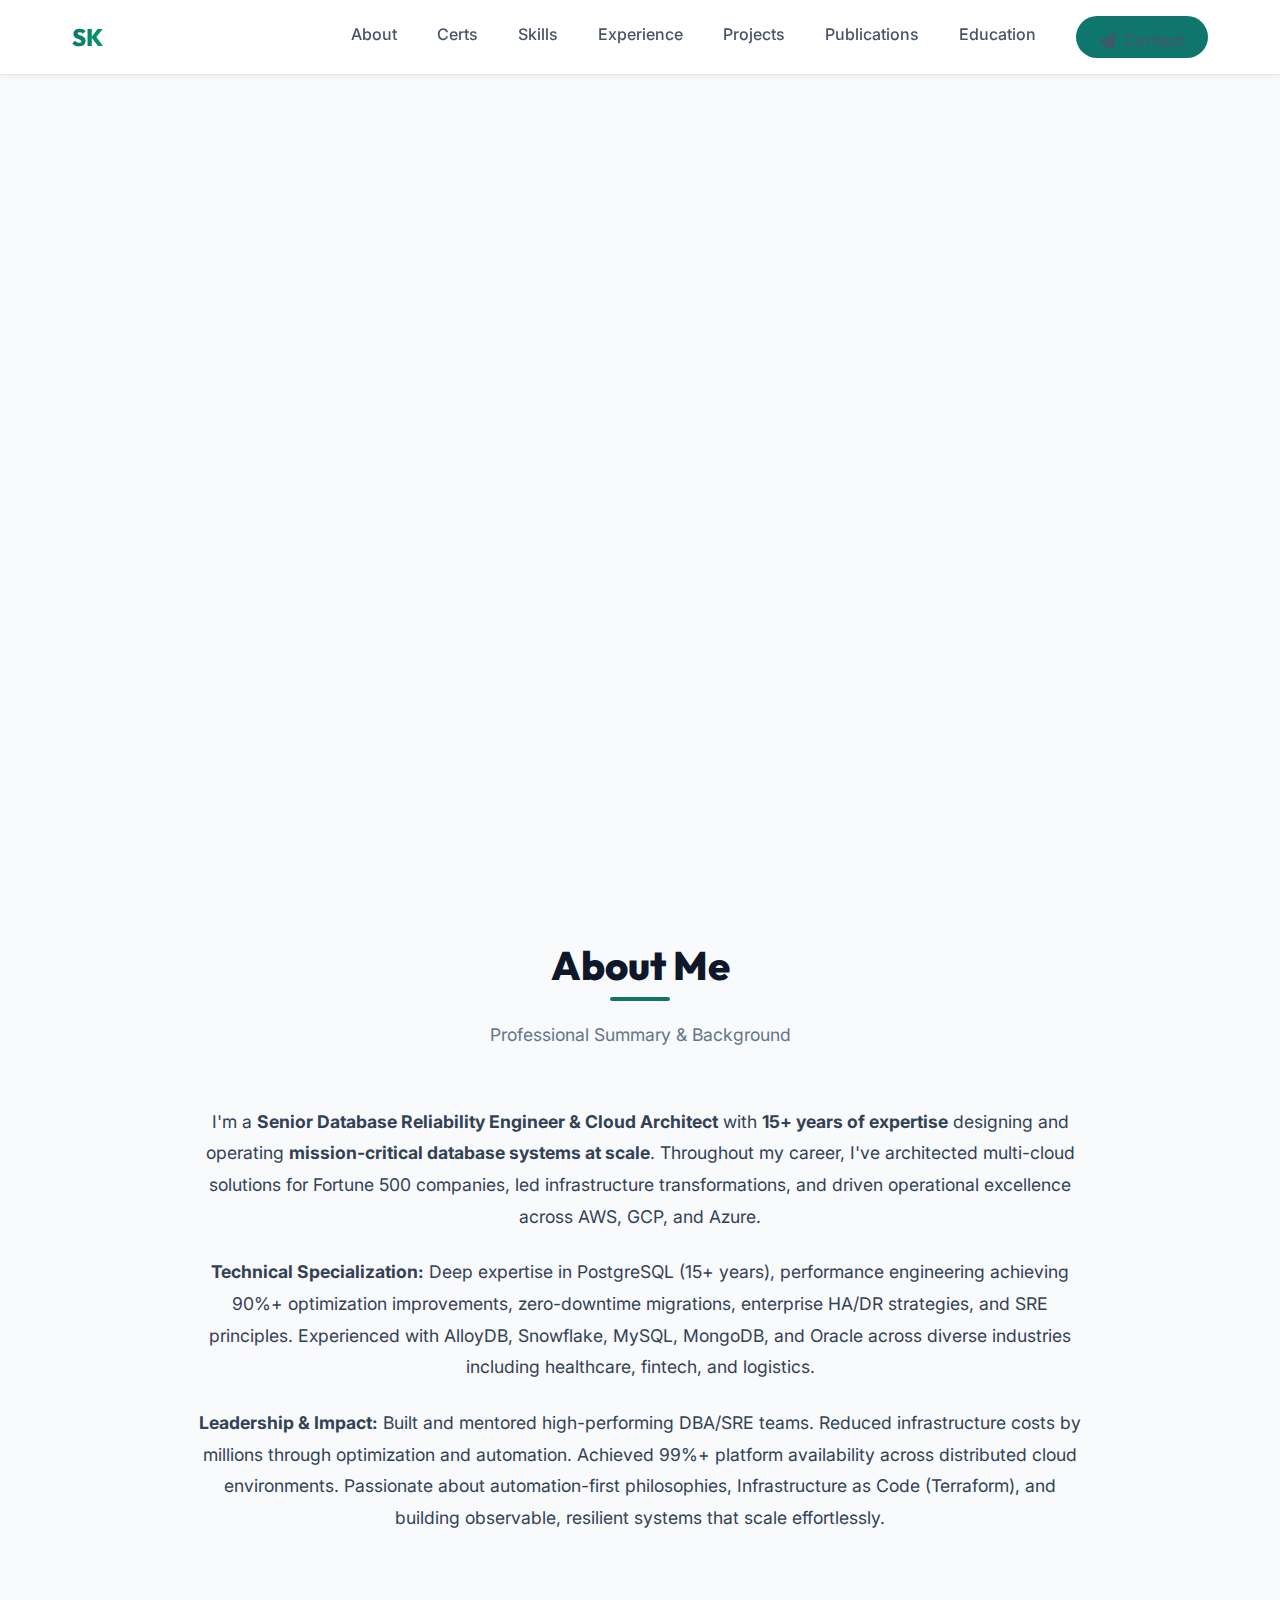
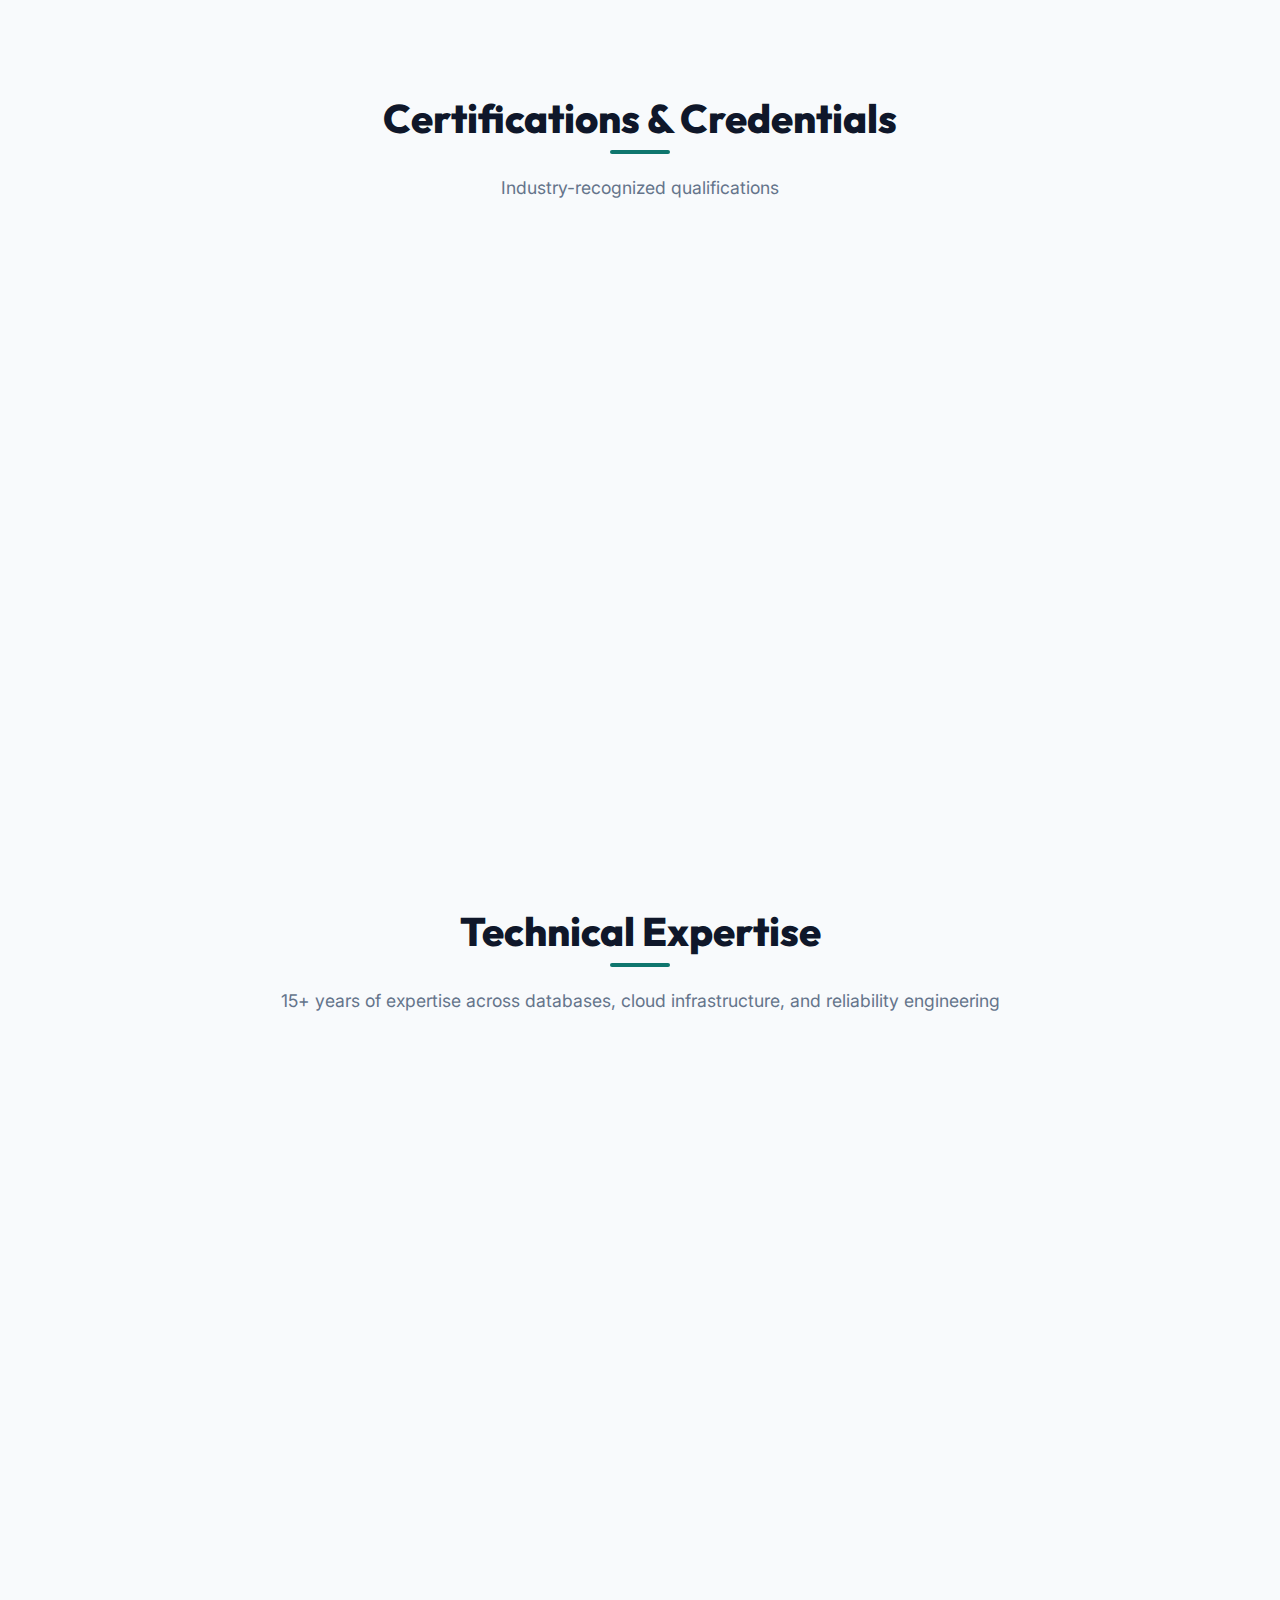
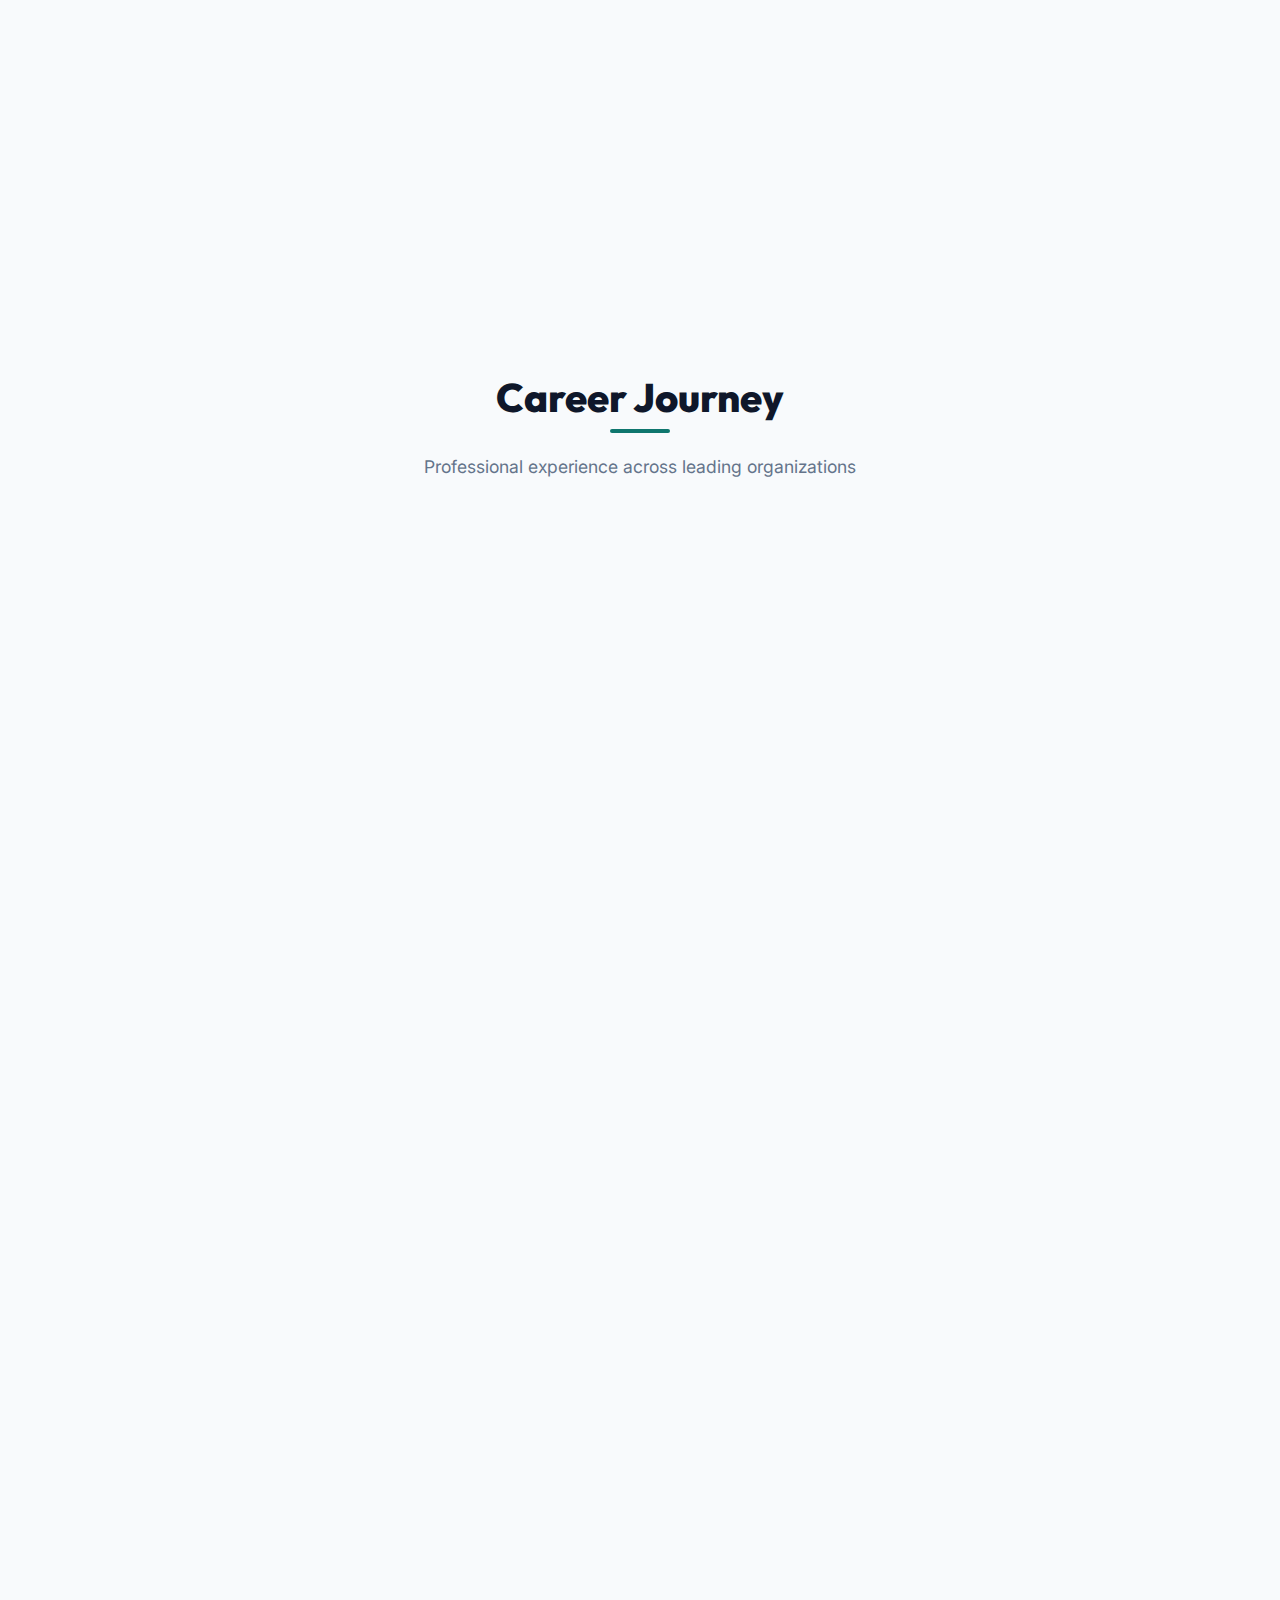
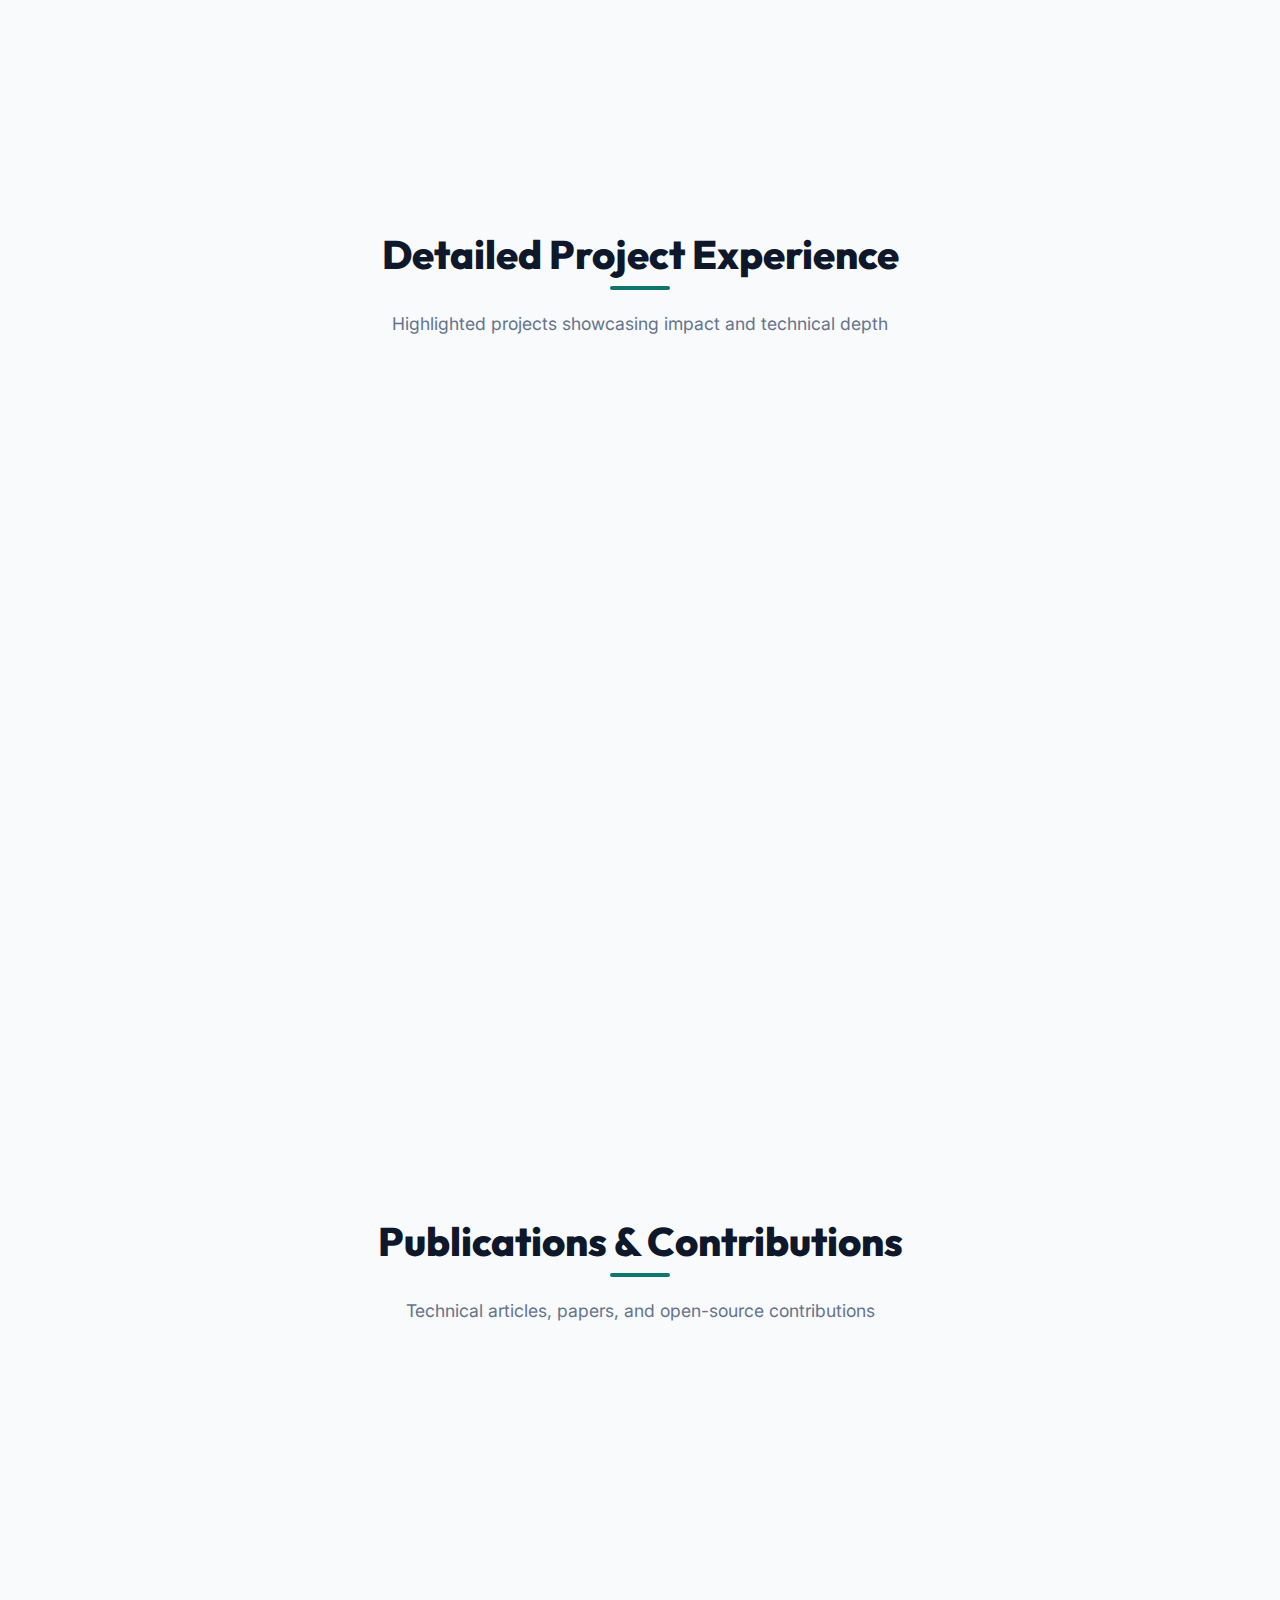
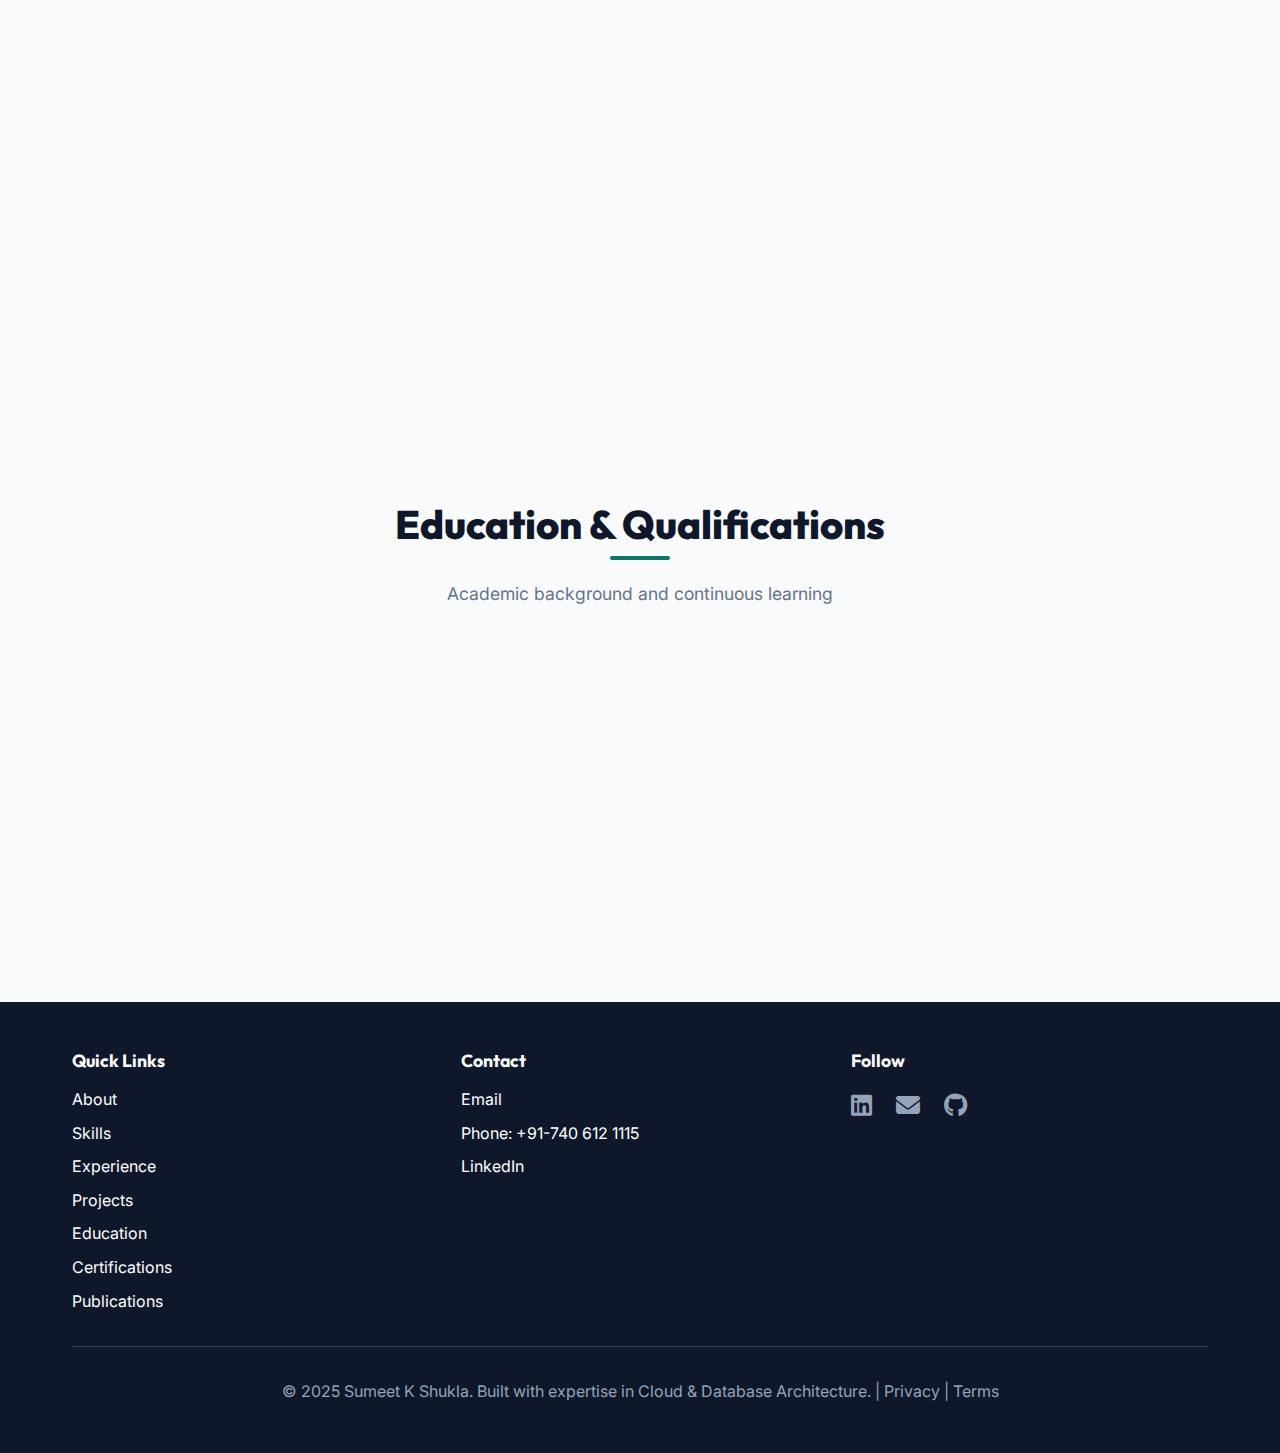
<file: index.html>
<!DOCTYPE html>
<html lang="en">

<head>
    <meta charset="UTF-8">
    <meta name="viewport" content="width=device-width, initial-scale=1.0">
    <title>Sumeet K Shukla - Senior DBRE & Cloud Architect</title>

    <!-- Fonts -->
    <link rel="preconnect" href="https://fonts.googleapis.com">
    <link rel="preconnect" href="https://fonts.gstatic.com" crossorigin>
    <link
        href="https://fonts.googleapis.com/css2?family=Inter:wght@300;400;500;600;700&family=Outfit:wght@400;500;700;800;900&display=swap"
        rel="stylesheet">

    <!-- FontAwesome -->
    <link rel="stylesheet" href="https://cdnjs.cloudflare.com/ajax/libs/font-awesome/6.4.0/css/all.min.css">

    <style>
        :root {
            /* Premium Teal & Slate Palette */
            --primary: #0F766E;
            --primary-dark: #134E4A;
            --primary-light: #CCFBF1;
            --accent: #059669;
            --accent-light: #D1FAE5;

            --slate-900: #0F172A;
            --slate-800: #1E293B;
            --slate-700: #334155;
            --slate-600: #475569;
            --slate-500: #64748B;
            --slate-400: #94A3B8;
            --slate-200: #E2E8F0;
            --slate-100: #F1F5F9;
            --slate-50: #F8FAFC;
            --white: #FFFFFF;

            --font-heading: 'Outfit', sans-serif;
            --font-body: 'Inter', sans-serif;

            --radius-sm: 8px;
            --radius-md: 12px;
            --radius-lg: 16px;

            --shadow-sm: 0 1px 3px 0 rgb(0 0 0 / 0.1), 0 1px 2px -1px rgb(0 0 0 / 0.1);
            --shadow-md: 0 4px 6px -1px rgb(0 0 0 / 0.1), 0 2px 4px -2px rgb(0 0 0 / 0.1);
            --shadow-lg: 0 10px 15px -3px rgb(0 0 0 / 0.1), 0 4px 6px -4px rgb(0 0 0 / 0.1);
            --shadow-xl: 0 20px 25px -5px rgb(0 0 0 / 0.1), 0 8px 10px -6px rgb(0 0 0 / 0.1);

            --transition: all 0.3s cubic-bezier(0.4, 0, 0.2, 1);
        }

        * {
            margin: 0;
            padding: 0;
            box-sizing: border-box;
        }

        html {
            scroll-behavior: smooth;
        }

        body {
            font-family: var(--font-body);
            background-color: var(--slate-50);
            color: var(--slate-600);
            line-height: 1.6;
            -webkit-font-smoothing: antialiased;
        }

        h1,
        h2,
        h3,
        h4,
        h5,
        h6 {
            font-family: var(--font-heading);
            color: var(--slate-900);
            line-height: 1.2;
        }

        a {
            color: var(--primary);
            text-decoration: none;
            transition: var(--transition);
        }

        a:hover {
            color: var(--primary-dark);
        }

        ul {
            list-style: none;
        }

        .container {
            max-width: 1200px;
            margin: 0 auto;
            padding: 0 2rem;
        }

        /* ============ NAVIGATION ============ */
        nav {
            position: sticky;
            top: 0;
            z-index: 1000;
            background: rgba(255, 255, 255, 0.95);
            backdrop-filter: blur(10px);
            border-bottom: 1px solid var(--slate-200);
            padding: 1rem 0;
            box-shadow: 0 2px 4px rgba(0, 0, 0, 0.05);
        }

        .nav-container {
            display: flex;
            justify-content: space-between;
            align-items: center;
            max-width: 1200px;
            margin: 0 auto;
            padding: 0 2rem;
        }

        .nav-logo {
            font-family: var(--font-heading);
            font-size: 1.5rem;
            font-weight: 800;
            background: linear-gradient(to right, var(--primary), var(--accent));
            -webkit-background-clip: text;
            -webkit-text-fill-color: transparent;
            cursor: pointer;
        }

        .nav-links {
            display: flex;
            gap: 2.5rem;
            align-items: center;
        }

        .nav-links a {
            font-weight: 500;
            color: var(--slate-600);
            position: relative;
            padding-bottom: 0.25rem;
        }

        .nav-links a::after {
            content: '';
            position: absolute;
            bottom: 0;
            left: 0;
            width: 0;
            height: 2px;
            background: var(--primary);
            transition: width 0.3s ease;
        }

        .nav-links a:hover::after {
            width: 100%;
        }

        .cta-button {
            background: var(--primary);
            color: white;
            padding: 0.75rem 1.5rem;
            border-radius: 99px;
            font-weight: 600;
            display: inline-flex;
            align-items: center;
            gap: 0.5rem;
            transition: var(--transition);
        }

        .cta-button:hover {
            background: var(--primary-dark);
            transform: translateY(-2px);
            box-shadow: var(--shadow-md);
        }

        @media (max-width: 768px) {
            .nav-links {
                gap: 1.5rem;
                font-size: 0.9rem;
            }
        }

        /* ============ HERO SECTION ============ */
        .hero {
            padding: 6rem 0 3rem;
            background: linear-gradient(135deg, var(--white) 0%, var(--slate-50) 100%);
            position: relative;
            overflow: hidden;
            border-bottom: 1px solid var(--slate-200);
        }

        .hero::before {
            content: '';
            position: absolute;
            top: -50%;
            right: -10%;
            width: 500px;
            height: 500px;
            background: radial-gradient(circle, var(--primary-light) 0%, transparent 70%);
            opacity: 0.6;
            z-index: 0;
        }

        .hero-content {
            position: relative;
            z-index: 1;
        }

        .hero h1 {
            font-size: 4rem;
            font-weight: 900;
            margin-bottom: 0.75rem;
            letter-spacing: -0.02em;
            background: linear-gradient(to right, var(--slate-900), var(--primary));
            -webkit-background-clip: text;
            -webkit-text-fill-color: transparent;
        }

        .hero-subtitle {
            font-size: 1.5rem;
            color: var(--slate-600);
            font-weight: 500;
            display: flex;
            align-items: center;
            gap: 0.75rem;
            margin-bottom: 1rem;
        }

        .hero-bio {
            font-size: 1.1rem;
            color: var(--slate-700);
            max-width: 800px;
            margin-bottom: 2.5rem;
            border-left: 4px solid var(--primary);
            padding-left: 1.5rem;
            line-height: 1.8;
        }

        .cta-group {
            display: flex;
            flex-wrap: wrap;
            gap: 1rem;
            margin-bottom: 3rem;
        }

        .cta-btn-group {
            display: flex;
            gap: 1rem;
            flex-wrap: wrap;
        }

        .btn-secondary {
            background: white;
            color: var(--slate-600);
            border: 2px solid var(--slate-200);
            padding: 0.75rem 1.5rem;
            border-radius: 99px;
            font-weight: 600;
            cursor: pointer;
            transition: var(--transition);
            display: inline-flex;
            align-items: center;
            gap: 0.5rem;
        }

        .btn-secondary:hover {
            border-color: var(--primary);
            color: var(--primary);
            transform: translateY(-2px);
        }

        /* ============ STATS SECTION ============ */
        .stats {
            margin: -2rem auto 0;
            position: relative;
            z-index: 10;
        }

        .stats-grid {
            display: grid;
            grid-template-columns: repeat(auto-fit, minmax(250px, 1fr));
            gap: 1.5rem;
        }

        .stat-card {
            background: white;
            padding: 2rem;
            border-radius: var(--radius-lg);
            border: 1px solid var(--slate-200);
            text-align: center;
            box-shadow: var(--shadow-md);
            transition: var(--transition);
        }

        .stat-card:hover {
            transform: translateY(-8px);
            border-color: var(--primary);
            box-shadow: var(--shadow-lg);
        }

        .stat-icon {
            font-size: 2.5rem;
            color: var(--primary);
            margin-bottom: 1rem;
        }

        .stat-number {
            display: block;
            font-size: 3rem;
            font-weight: 900;
            color: var(--primary);
            margin-bottom: 0.5rem;
        }

        .stat-label {
            font-size: 1rem;
            font-weight: 700;
            color: var(--slate-900);
            margin-bottom: 0.5rem;
        }

        .stat-desc {
            font-size: 0.9rem;
            color: var(--slate-500);
        }

        /* ============ SECTIONS ============ */
        section {
            padding: 5rem 0;
        }

        .section-header {
            text-align: center;
            margin-bottom: 3.5rem;
        }

        .section-title {
            font-size: 2.5rem;
            font-weight: 800;
            margin-bottom: 1rem;
            position: relative;
            display: inline-block;
        }

        .section-title::after {
            content: '';
            position: absolute;
            bottom: -12px;
            left: 50%;
            transform: translateX(-50%);
            width: 60px;
            height: 4px;
            background: var(--primary);
            border-radius: 2px;
        }

        .section-subtitle {
            color: var(--slate-500);
            font-size: 1.1rem;
            margin-top: 1rem;
        }

        /* ============ SKILLS SECTION ============ */
        .skills-grid {
            display: grid;
            grid-template-columns: repeat(2, 1fr);
            gap: 2rem;
        }

        @media (max-width: 900px) {
            .skills-grid {
                grid-template-columns: 1fr;
            }
        }

        .skill-box {
            background: linear-gradient(135deg, #ffffff 0%, #f8fafc 100%);
            padding: 1.75rem;
            border-radius: var(--radius-lg);
            border: 1px solid var(--slate-200);
            box-shadow: 0 2px 8px rgba(0, 0, 0, 0.08);
            transition: var(--transition);
            position: relative;
            overflow: hidden;
        }

        .skill-box::before {
            content: '';
            position: absolute;
            top: 0;
            left: 0;
            right: 0;
            height: 4px;
            background: linear-gradient(90deg, var(--primary), var(--accent));
        }

        .skill-box:hover {
            border-color: var(--primary);
            box-shadow: 0 8px 24px rgba(15, 118, 110, 0.12);
            transform: translateY(-4px);
        }

        .skill-header {
            display: flex;
            align-items: center;
            gap: 0.75rem;
            margin-bottom: 1.25rem;
            padding-bottom: 0;
            border-bottom: none;
        }

        .skill-header i {
            font-size: 1.6rem;
            color: var(--primary);
            flex-shrink: 0;
        }

        .skill-header h3 {
            font-size: 1.15rem;
            font-weight: 600;
            color: var(--slate-900);
            line-height: 1.3;
        }

        .skill-items {
            display: flex;
            flex-wrap: wrap;
            gap: 0.6rem;
        }

        .skill-tag {
            background: white;
            color: var(--slate-700);
            padding: 0.45rem 0.9rem;
            border-radius: 16px;
            font-size: 0.8rem;
            font-weight: 500;
            transition: var(--transition);
            border: 1px solid var(--slate-200);
            display: inline-block;
            white-space: nowrap;
        }

        .skill-tag:hover {
            background: var(--primary);
            color: white;
            border-color: var(--primary);
            transform: translateY(-2px);
            box-shadow: 0 4px 12px rgba(15, 118, 110, 0.2);
        }

        .skill-category {
            margin-bottom: 1.25rem;
        }

        .skill-category:last-child {
            margin-bottom: 0;
        }

        .skill-subtitle {
            font-size: 0.75rem;
            font-weight: 700;
            color: var(--primary);
            text-transform: uppercase;
            letter-spacing: 0.6px;
            margin-bottom: 0.65rem;
            display: block;
        }

        /* ============ EXPERIENCE (TIMELINE) ============ */
        .timeline {
            position: relative;
            padding-left: 2rem;
        }

        .timeline::before {
            content: '';
            position: absolute;
            left: 0;
            top: 0;
            bottom: 0;
            width: 2px;
            background: var(--slate-200);
        }

        .timeline-item {
            position: relative;
            margin-bottom: 2rem;
            padding-bottom: 2rem;
            border-bottom: 1px dashed var(--slate-200);
        }

        .timeline-item:last-child {
            border-bottom: none;
        }

        .timeline-dot {
            position: absolute;
            left: -12px;
            top: 5px;
            width: 24px;
            height: 24px;
            background: white;
            border: 3px solid var(--primary);
            border-radius: 50%;
            z-index: 1;
        }

        .job-card {
            background: white;
            padding: 1.5rem;
            border-radius: var(--radius-md);
            border: 1px solid var(--slate-200);
            box-shadow: var(--shadow-sm);
            transition: var(--transition);
        }

        .job-card:hover {
            transform: translateX(10px);
            border-color: var(--primary);
            box-shadow: var(--shadow-md);
        }

        .job-header {
            display: flex;
            justify-content: space-between;
            align-items: baseline;
            flex-wrap: wrap;
            gap: 1rem;
            margin-bottom: 0.75rem;
        }

        .job-title {
            font-size: 1.15rem;
            font-weight: 700;
            color: var(--slate-900);
        }

        .job-company {
            color: var(--primary);
            font-weight: 600;
        }

        .job-date {
            background: var(--slate-100);
            padding: 0.25rem 0.75rem;
            border-radius: 99px;
            font-size: 0.8rem;
            font-weight: 600;
            color: var(--slate-600);
        }

        .job-desc {
            color: var(--slate-600);
            margin-bottom: 0.75rem;
            line-height: 1.7;
        }

        .job-skills {
            display: flex;
            flex-wrap: wrap;
            gap: 0.5rem;
            margin-top: 1rem;
        }

        .job-skill {
            background: var(--accent-light);
            color: var(--accent);
            font-size: 0.75rem;
            padding: 0.25rem 0.6rem;
            border-radius: 12px;
            font-weight: 600;
        }

        /* ============ PROJECTS GRID ============ */
        #projects .container {
            max-width: 1200px;
            padding: 0 2rem;
            overflow: visible;
        }

        .projects-carousel-container {
            position: relative;
            max-width: 100%;
            margin: 0 auto;
            padding: 2rem 0;
            /* No overflow:hidden here, so buttons can be visible */
        }

        .projects-carousel-viewport {
            overflow: hidden;
            /* Main clipping container for the track */
            width: 100%;
            border-radius: var(--radius-lg);
        }

        .projects-carousel-track {
            display: flex;
            flex-wrap: nowrap;
            transition: transform 0.6s cubic-bezier(0.4, 0, 0.2, 1);
            gap: 2rem;
            will-change: transform;
        }

        .project-slide {
            flex: 0 0 calc((100% - 4rem) / 3);
            /* 3 cards */
            display: flex;
            width: calc((100% - 4rem) / 3);
        }

        @media (max-width: 850px) {
            .project-slide {
                flex: 0 0 calc((100% - 2rem) / 2);
                /* 2 cards */
                width: calc((100% - 2rem) / 2);
            }
        }

        @media (max-width: 600px) {
            .project-slide {
                flex: 0 0 100%;
                /* 1 card */
                width: 100%;
            }
        }

        .project-card {
            width: 100%;
            background: white;
            border-radius: var(--radius-lg);
            padding: 2.5rem 2rem;
            border: 1px solid var(--slate-200);
            box-shadow: var(--shadow-sm);
            display: flex;
            flex-direction: column;
            transition: var(--transition);
            height: 100%;
        }

        .project-card:hover {
            transform: translateY(-10px);
            border-color: var(--primary-light);
            box-shadow: var(--shadow-lg);
        }

        .project-icon {
            font-size: 2.5rem;
            color: var(--primary);
            margin-bottom: 1.25rem;
        }

        .project-title {
            font-size: 1.25rem;
            font-weight: 700;
            margin-bottom: 0.5rem;
            color: var(--slate-900);
        }

        .project-company {
            color: var(--primary);
            font-weight: 600;
            font-size: 0.95rem;
            margin-bottom: 1.25rem;
        }

        .project-desc {
            font-size: 0.95rem;
            color: var(--slate-600);
            line-height: 1.6;
            margin-bottom: 1.5rem;
            flex-grow: 1;
        }

        .project-tech {
            font-size: 0.85rem;
            color: var(--slate-500);
            font-weight: 500;
            padding-top: 1.25rem;
            border-top: 1px solid var(--slate-100);
            display: block;
        }

        .carousel-btn {
            position: absolute;
            top: 50%;
            transform: translateY(-50%);
            width: 50px;
            height: 50px;
            border-radius: 50%;
            background: white;
            border: 1px solid var(--slate-200);
            box-shadow: 0 4px 15px rgba(0, 0, 0, 0.15);
            color: var(--primary);
            display: flex;
            align-items: center;
            justify-content: center;
            cursor: pointer;
            z-index: 100;
            /* Ensure high z-index */
            transition: all 0.3s ease;
        }

        .carousel-btn:hover {
            background: var(--primary);
            color: white;
            border-color: var(--primary);
            transform: translateY(-50%) scale(1.1);
        }

        .carousel-btn.prev {
            left: -25px;
        }

        .carousel-btn.next {
            right: -25px;
        }

        @media (max-width: 1300px) {
            .carousel-btn.prev {
                left: 0px;
            }

            .carousel-btn.next {
                right: 0px;
            }
        }

        .carousel-dots {
            display: flex;
            justify-content: center;
            gap: 0.75rem;
            margin-top: 2.5rem;
        }

        .carousel-dot {
            width: 10px;
            height: 10px;
            border-radius: 50%;
            background: var(--slate-300);
            cursor: pointer;
            transition: all 0.3s ease;
        }

        .carousel-dot.active {
            background: var(--primary);
            width: 24px;
            border-radius: 5px;
        }

        /* ============ CERTIFICATIONS ============ */
        .cert-grid {
            display: grid;
            grid-template-columns: repeat(auto-fill, minmax(280px, 1fr));
            gap: 1.5rem;
            max-width: 1100px;
            margin: 0 auto;
        }

        .cert-card {
            background: white;
            border: 1px solid var(--slate-200);
            padding: 1.5rem;
            border-radius: var(--radius-md);
            display: flex;
            align-items: center;
            gap: 1rem;
            transition: var(--transition);
            box-shadow: var(--shadow-sm);
        }

        .cert-card:hover {
            border-color: var(--primary);
            box-shadow: var(--shadow-md);
            transform: translateY(-5px);
        }

        .cert-icon {
            width: 50px;
            height: 50px;
            background: var(--slate-50);
            border: 1px solid var(--slate-200);
            color: var(--primary);
            border-radius: 12px;
            display: flex;
            align-items: center;
            justify-content: center;
            font-size: 1.5rem;
            flex-shrink: 0;
            padding: 10px;
        }

        .cert-icon svg {
            width: 100%;
            height: 100%;
            fill: var(--primary);
        }

        .cert-info {
            display: flex;
            flex-direction: column;
        }

        .cert-name {
            font-weight: 700;
            color: var(--slate-900);
            line-height: 1.3;
            margin-bottom: 0.25rem;
        }

        .cert-issuer {
            font-size: 0.85rem;
            color: var(--slate-500);
        }

        /* ============ EDUCATION ============ */
        .education-grid {
            display: grid;
            grid-template-columns: repeat(auto-fit, minmax(280px, 1fr));
            gap: 2rem;
        }

        .education-card {
            background: white;
            padding: 2rem;
            border-radius: 16px;
            box-shadow: var(--shadow-sm);
            border: 1px solid var(--slate-200);
            transition: var(--transition);
            display: flex;
            gap: 1.5rem;
            align-items: flex-start;
        }

        .education-card:hover {
            transform: translateY(-5px);
            box-shadow: var(--shadow-md);
            border-color: var(--primary-light);
        }

        .education-icon {
            width: 50px;
            height: 50px;
            border-radius: 12px;
            display: flex;
            align-items: center;
            justify-content: center;
            font-size: 1.5rem;
            flex-shrink: 0;
        }

        .education-content {
            flex: 1;
        }

        .education-year {
            font-size: 0.875rem;
            color: var(--primary);
            font-weight: 600;
            margin-bottom: 0.5rem;
            display: inline-block;
            background: var(--slate-50);
            padding: 0.25rem 0.75rem;
            border-radius: 99px;
            border: 1px solid var(--slate-200);
        }

        .education-degree {
            font-size: 1.25rem;
            color: var(--slate-800);
            margin-bottom: 0.25rem;
            font-weight: 700;
        }

        .education-school {
            color: var(--slate-500);
            font-size: 1rem;
        }

        /* ============ PUBLICATIONS ============ */
        .publications-list {
            display: grid;
            grid-template-columns: repeat(auto-fit, minmax(280px, 1fr));
            gap: 2rem;
        }

        .publication-item {
            background: white;
            padding: 1.5rem;
            border-radius: 12px;
            box-shadow: var(--shadow-sm);
            border: 1px solid var(--slate-200);
            transition: var(--transition);
            text-decoration: none;
            /* Ensure links don't have underline */
            display: flex;
            flex-direction: column;
            /* Stack header and content vertically */
            gap: 1rem;
            align-items: flex-start;
        }

        .publication-item:hover {
            transform: translateY(-5px);
            box-shadow: var(--shadow-md);
            border-color: var(--primary-light);
            background: var(--slate-50);
        }

        .publication-header {
            display: flex;
            align-items: center;
            gap: 0.75rem;
            width: 100%;
        }

        .publication-icon {
            font-size: 1.25rem;
            color: var(--primary);
            width: 32px;
            height: 32px;
            background: var(--primary-light);
            border-radius: 8px;
            display: flex;
            align-items: center;
            justify-content: center;
            flex-shrink: 0;
        }

        .publication-type {
            font-size: 0.75rem;
            text-transform: uppercase;
            letter-spacing: 0.05em;
            color: var(--slate-500);
            font-weight: 700;
            margin-bottom: 0;
            /* Remove margin as it is now in flex row */
        }

        .publication-title {
            font-size: 1.125rem;
            font-weight: 700;
            color: var(--slate-900);
            margin-bottom: 0.5rem;
            line-height: 1.4;
        }

        .publication-desc {
            color: var(--slate-600);
            font-size: 0.95rem;
            line-height: 1.5;
            flex: 1;
        }

        /* ============ FOOTER ============ */
        footer {
            background: var(--slate-900);
            color: white;
            padding: 3rem 0;
            margin-top: 3rem;
        }

        .footer-content {
            display: grid;
            grid-template-columns: repeat(auto-fit, minmax(250px, 1fr));
            gap: 2rem;
            margin-bottom: 2rem;
        }

        .footer-section h4 {
            color: white;
            margin-bottom: 1rem;
            font-size: 1.1rem;
        }

        .footer-links {
            display: flex;
            flex-direction: column;
            gap: 0.5rem;
        }

        .footer-links a {
            color: var(--slate-300);
            transition: var(--transition);
        }

        .footer-links a:hover {
            color: var(--primary-light);
        }

        .social-icons {
            display: flex;
            gap: 1.5rem;
            font-size: 1.5rem;
        }

        .social-icons a {
            color: var(--slate-400);
            transition: var(--transition);
        }

        .social-icons a:hover {
            color: var(--primary-light);
            transform: translateY(-3px);
        }

        .footer-bottom {
            border-top: 1px solid var(--slate-700);
            padding-top: 2rem;
            text-align: center;
            color: var(--slate-400);
        }

        /* ============ ANIMATIONS ============ */
        @keyframes fadeInUp {
            from {
                opacity: 0;
                transform: translateY(30px);
            }

            to {
                opacity: 1;
                transform: translateY(0);
            }
        }

        .animate-in {
            animation: fadeInUp 0.6s ease-out forwards;
            opacity: 0;
        }

        .delay-1 {
            animation-delay: 0.1s;
        }

        .delay-2 {
            animation-delay: 0.2s;
        }

        .delay-3 {
            animation-delay: 0.3s;
        }

        /* ============ RESPONSIVE ============ */
        @media (max-width: 768px) {
            .hero h1 {
                font-size: 2.5rem;
            }

            .hero-subtitle {
                font-size: 1.25rem;
            }

            .section-title {
                font-size: 2rem;
            }

            .nav-links {
                display: none;
            }

            .stats-grid {
                grid-template-columns: 1fr;
            }

            .skills-grid {
                grid-template-columns: 1fr;
            }

            .projects-grid {
                grid-template-columns: 1fr;
            }

            section {
                padding: 3rem 0;
            }
        }

        /* ============ PRINT ============ */
        @media print {

            nav,
            footer {
                display: none;
            }

            body {
                background: white;
            }

            .section {
                break-inside: avoid;
            }
        }
    </style>
</head>

<body>

    <!-- ========== NAVIGATION ========== -->
    <nav>
        <div class="nav-container">
            <div class="nav-logo">SK</div>
            <div class="nav-links">
                <a href="#about">About</a>
                <a href="#certifications">Certs</a>
                <a href="#skills">Skills</a>
                <a href="#experience">Experience</a>
                <a href="#projects">Projects</a>
                <a href="#publications">Publications</a>
                <a href="#education">Education</a>
                <a href="mailto:sumeet.k.shukla@gmail.com" class="cta-button">
                    <i class="fas fa-paper-plane"></i> Contact
                </a>
            </div>
        </div>
    </nav>

    <!-- ========== HERO ========== -->
    <section class="hero animate-in">
        <div class="container">
            <div class="hero-content">
                <h1>Sumeet K Shukla</h1>
                <div class="hero-subtitle">
                    <i class="fas fa-terminal"></i> Senior DBRE & Cloud Architect
                </div>
                <p class="hero-bio">
                    <strong>15+ years architecting scale.</strong> Specializing in mission-critical <strong>PostgreSQL
                        platforms</strong>. Delivering <strong>99.95%+ availability</strong> and
                    <strong>multi-million-dollar
                        savings</strong> for global orgs. Expert in <strong>Cloud-Native Architecture (AWS, GCP),
                        Terraform,
                        and Kubernetes</strong>, transforming reactive ops into <strong>proactive excellence</strong>.
                </p>
                <div class="cta-btn-group">
                    <a href="mailto:sumeet.k.shukla@gmail.com" class="cta-button">
                        <i class="fas fa-envelope"></i> Email Me
                    </a>
                    <a href="tel:+917406121115" class="btn-secondary">
                        <i class="fas fa-phone"></i> +91-740 612 1115
                    </a>
                    <a href="https://linkedin.com/in/sumeetshukla" target="_blank" class="btn-secondary">
                        <i class="fab fa-linkedin"></i> LinkedIn
                    </a>
                </div>
            </div>
        </div>
    </section>

    <!-- ========== STATS ========== -->
    <div class="container stats">
        <div class="stats-grid animate-in delay-1">
            <div class="stat-card">
                <div class="stat-icon"><i class="fas fa-database"></i></div>
                <span class="stat-number">125+</span>
                <div class="stat-label">Cloud Instances</div>
                <div class="stat-desc">Managed across AWS & GCP</div>
            </div>
            <div class="stat-card">
                <div class="stat-icon"><i class="fas fa-chart-line"></i></div>
                <span class="stat-number">99.9%</span>
                <div class="stat-label">Uptime Delivered</div>
                <div class="stat-desc">Via HA architectures & DR strategies</div>
            </div>
            <div class="stat-card">
                <div class="stat-icon"><i class="fas fa-bolt"></i></div>
                <span class="stat-number">90%</span>
                <div class="stat-label">Latency Improvements</div>
                <div class="stat-desc">Through SQL optimization</div>
            </div>
            <div class="stat-card">
                <div class="stat-icon"><i class="fas fa-cogs"></i></div>
                <span class="stat-number">60%+</span>
                <div class="stat-label">Toil Reduced</div>
                <div class="stat-desc">Via automation & IaC</div>
            </div>
        </div>
    </div>

    <!-- ========== ABOUT ========== -->
    <section id="about">
        <div class="container">
            <div class="section-header">
                <h2 class="section-title">About Me</h2>
                <p class="section-subtitle">Professional Summary & Background</p>
            </div>
            <div style="max-width: 900px; margin: 0 auto; text-align: center;">
                <p style="font-size: 1.1rem; line-height: 1.8; margin-bottom: 1.5rem; color: var(--slate-700);">
                    I'm a <strong>Senior Database Reliability Engineer & Cloud Architect</strong> with <strong>15+ years
                        of expertise</strong> designing and operating <strong>mission-critical database systems at
                        scale</strong>. Throughout my career, I've architected multi-cloud solutions for Fortune 500
                    companies, led infrastructure transformations, and driven operational excellence across AWS, GCP,
                    and Azure.
                </p>
                <p style="font-size: 1.1rem; line-height: 1.8; margin-bottom: 1.5rem; color: var(--slate-700);">
                    <strong>Technical Specialization:</strong> Deep expertise in PostgreSQL (15+ years), performance
                    engineering achieving 90%+ optimization improvements, zero-downtime migrations, enterprise HA/DR
                    strategies, and SRE principles. Experienced with AlloyDB, Snowflake, MySQL, MongoDB, and Oracle
                    across diverse industries including healthcare, fintech, and logistics.
                </p>
                <p style="font-size: 1.1rem; line-height: 1.8; color: var(--slate-700);">
                    <strong>Leadership & Impact:</strong> Built and mentored high-performing DBA/SRE teams. Reduced
                    infrastructure costs by millions through optimization and automation. Achieved 99%+ platform
                    availability across distributed cloud environments. Passionate about automation-first philosophies,
                    Infrastructure as Code (Terraform), and building observable, resilient systems that scale
                    effortlessly.
                </p>
            </div>
        </div>
    </section>

    <!-- ========== CERTIFICATIONS ========== -->
    <section id="certifications">
        <div class="container">
            <div class="section-header">
                <h2 class="section-title">Certifications & Credentials</h2>
                <p class="section-subtitle">Industry-recognized qualifications</p>
            </div>

            <div class="cert-grid animate-in delay-1">
                <!-- AWS -->
                <div class="cert-card">
                    <div class="cert-icon"><i class="fab fa-aws"></i></div>
                    <div class="cert-info">
                        <span class="cert-name">AWS Certified Database Specialty</span>
                        <span class="cert-issuer">Amazon Web Services (2024)</span>
                    </div>
                </div>
                <div class="cert-card">
                    <div class="cert-icon">
                        <svg role="img" viewBox="0 0 24 24" xmlns="http://www.w3.org/2000/svg">
                            <title>Kubernetes</title>
                            <path
                                d="M10.204 14.35l.007.01-.999 2.413a5.171 5.171 0 0 1-2.075-2.597l2.578-.437.004.005a.44.44 0 0 1 .484.606zm-.833-2.129a.44.44 0 0 0 .173-.756l.002-.011L7.585 9.7a5.143 5.143 0 0 0-.73 3.255l2.514-.725.002-.009zm1.145-1.98a.44.44 0 0 0 .699-.337l.01-.005.15-2.62a5.144 5.144 0 0 0-3.01 1.442l2.147 1.523.004-.002zm.76 2.75l.723.349.722-.347.18-.78-.5-.623h-.804l-.5.623.179.779zm1.5-3.095a.44.44 0 0 0 .7.336l.008.003 2.134-1.513a5.188 5.188 0 0 0-2.992-1.442l.148 2.615.002.001zm10.876 5.97l-5.773 7.181a1.6 1.6 0 0 1-1.248.594l-9.261.003a1.6 1.6 0 0 1-1.247-.596l-5.776-7.18a1.583 1.583 0 0 1-.307-1.34L2.1 5.573c.108-.47.425-.864.863-1.073L11.305.513a1.606 1.606 0 0 1 1.385 0l8.345 3.985c.438.209.755.604.863 1.073l2.062 8.955c.108.47-.005.963-.308 1.34zm-3.289-2.057c-.042-.01-.103-.026-.145-.034-.174-.033-.315-.025-.479-.038-.35-.037-.638-.067-.895-.148-.105-.04-.18-.165-.216-.216l-.201-.059a6.45 6.45 0 0 0-.105-2.332 6.465 6.465 0 0 0-.936-2.163c.052-.047.15-.133.177-.159.008-.09.001-.183.094-.282.197-.185.444-.338.743-.522.142-.084.273-.137.415-.242.032-.024.076-.062.11-.089.24-.191.295-.52.123-.736-.172-.216-.506-.236-.745-.045-.034.027-.08.062-.111.088-.134.116-.217.23-.33.35-.246.25-.45.458-.673.609-.097.056-.239.037-.303.033l-.19.135a6.545 6.545 0 0 0-4.146-2.003l-.012-.223c-.065-.062-.143-.115-.163-.25-.022-.268.015-.557.057-.905.023-.163.061-.298.068-.475.001-.04-.001-.099-.001-.142 0-.306-.224-.555-.5-.555-.275 0-.499.249-.499.555l.001.014c0 .041-.002.092 0 .128.006.177.044.312.067.475.042.348.078.637.056.906a.545.545 0 0 1-.162.258l-.012.211a6.424 6.424 0 0 0-4.166 2.003 8.373 8.373 0 0 1-.18-.128c-.09.012-.18.04-.297-.029-.223-.15-.427-.358-.673-.608-.113-.12-.195-.234-.329-.349-.03-.026-.077-.062-.111-.088a.594.594 0 0 0-.348-.132.481.481 0 0 0-.398.176c-.172.216-.117.546.123.737l.007.005.104.083c.142.105.272.159.414.242.299.185.546.338.743.522.076.082.09.226.1.288l.16.143a6.462 6.462 0 0 0-1.02 4.506l-.208.06c-.055.072-.133.184-.215.217-.257.081-.546.11-.895.147-.164.014-.305.006-.48.039-.037.007-.09.02-.133.03l-.004.002-.007.002c-.295.071-.484.342-.423.608.061.267.349.429.645.365l.007-.001.01-.003.129-.029c.17-.046.294-.113.448-.172.33-.118.604-.217.87-.256.112-.009.23.069.288.101l.217-.037a6.5 6.5 0 0 0 2.88 3.596l-.09.218c.033.084.069.199.044.282-.097.252-.263.517-.452.813-.091.136-.185.242-.268.399-.02.037-.045.095-.064.134-.128.275-.034.591.213.71.248.12.556-.007.69-.282v-.002c.02-.039.046-.09.062-.127.07-.162.094-.301.144-.458.132-.332.205-.68.387-.897.05-.06.13-.082.215-.105l.113-.205a6.453 6.453 0 0 0 4.609.012l.106.192c.086.028.18.042.256.155.136.232.229.507.342.84.05.156.074.295.145.457.016.037.043.09.062.129.133.276.442.402.69.282.247-.118.341-.435.213-.71-.02-.039-.045-.096-.065-.134-.083-.156-.177-.261-.268-.398-.19-.296-.346-.541-.443-.793-.04-.13.007-.21.038-.294-.018-.022-.059-.144-.083-.202a6.499 6.499 0 0 0 2.88-3.622c.064.01.176.03.213.038.075-.05.144-.114.28-.104.266.039.54.138.87.256.154.06.277.128.448.173.036.01.088.019.13.028l.009.003.007.001c.297.064.584-.098.645-.365.06-.266-.128-.537-.423-.608zM16.4 9.701l-1.95 1.746v.005a.44.44 0 0 0 .173.757l.003.01 2.526.728a5.199 5.199 0 0 0-.108-1.674A5.208 5.208 0 0 0 16.4 9.7zm-4.013 5.325a.437.437 0 0 0-.404-.232.44.44 0 0 0-.372.233h-.002l-1.268 2.292a5.164 5.164 0 0 0 3.326.003l-1.27-2.296h-.01zm1.888-1.293a.44.44 0 0 0-.27.036.44.44 0 0 0-.214.572l-.003.004 1.01 2.438a5.15 5.15 0 0 0 2.081-2.615l-2.6-.44-.004.005z" />
                        </svg>
                    </div>
                    <div class="cert-info">
                        <span class="cert-name">Certified Kubernetes Administrator (CKA)</span>
                        <span class="cert-issuer">CNCF (2021)</span>
                    </div>
                </div>

                <!-- Kubernetes -->
                <div class="cert-card">
                    <div class="cert-icon">
                        <svg role="img" viewBox="0 0 24 24" xmlns="http://www.w3.org/2000/svg">
                            <title>Kubernetes</title>
                            <path
                                d="M10.204 14.35l.007.01-.999 2.413a5.171 5.171 0 0 1-2.075-2.597l2.578-.437.004.005a.44.44 0 0 1 .484.606zm-.833-2.129a.44.44 0 0 0 .173-.756l.002-.011L7.585 9.7a5.143 5.143 0 0 0-.73 3.255l2.514-.725.002-.009zm1.145-1.98a.44.44 0 0 0 .699-.337l.01-.005.15-2.62a5.144 5.144 0 0 0-3.01 1.442l2.147 1.523.004-.002zm.76 2.75l.723.349.722-.347.18-.78-.5-.623h-.804l-.5.623.179.779zm1.5-3.095a.44.44 0 0 0 .7.336l.008.003 2.134-1.513a5.188 5.188 0 0 0-2.992-1.442l.148 2.615.002.001zm10.876 5.97l-5.773 7.181a1.6 1.6 0 0 1-1.248.594l-9.261.003a1.6 1.6 0 0 1-1.247-.596l-5.776-7.18a1.583 1.583 0 0 1-.307-1.34L2.1 5.573c.108-.47.425-.864.863-1.073L11.305.513a1.606 1.606 0 0 1 1.385 0l8.345 3.985c.438.209.755.604.863 1.073l2.062 8.955c.108.47-.005.963-.308 1.34zm-3.289-2.057c-.042-.01-.103-.026-.145-.034-.174-.033-.315-.025-.479-.038-.35-.037-.638-.067-.895-.148-.105-.04-.18-.165-.216-.216l-.201-.059a6.45 6.45 0 0 0-.105-2.332 6.465 6.465 0 0 0-.936-2.163c.052-.047.15-.133.177-.159.008-.09.001-.183.094-.282.197-.185.444-.338.743-.522.142-.084.273-.137.415-.242.032-.024.076-.062.11-.089.24-.191.295-.52.123-.736-.172-.216-.506-.236-.745-.045-.034.027-.08.062-.111.088-.134.116-.217.23-.33.35-.246.25-.45.458-.673.609-.097.056-.239.037-.303.033l-.19.135a6.545 6.545 0 0 0-4.146-2.003l-.012-.223c-.065-.062-.143-.115-.163-.25-.022-.268.015-.557.057-.905.023-.163.061-.298.068-.475.001-.04-.001-.099-.001-.142 0-.306-.224-.555-.5-.555-.275 0-.499.249-.499.555l.001.014c0 .041-.002.092 0 .128.006.177.044.312.067.475.042.348.078.637.056.906a.545.545 0 0 1-.162.258l-.012.211a6.424 6.424 0 0 0-4.166 2.003 8.373 8.373 0 0 1-.18-.128c-.09.012-.18.04-.297-.029-.223-.15-.427-.358-.673-.608-.113-.12-.195-.234-.329-.349-.03-.026-.077-.062-.111-.088a.594.594 0 0 0-.348-.132.481.481 0 0 0-.398.176c-.172.216-.117.546.123.737l.007.005.104.083c.142.105.272.159.414.242.299.185.546.338.743.522.076.082.09.226.1.288l.16.143a6.462 6.462 0 0 0-1.02 4.506l-.208.06c-.055.072-.133.184-.215.217-.257.081-.546.11-.895.147-.164.014-.305.006-.48.039-.037.007-.09.02-.133.03l-.004.002-.007.002c-.295.071-.484.342-.423.608.061.267.349.429.645.365l.007-.001.01-.003.129-.029c.17-.046.294-.113.448-.172.33-.118.604-.217.87-.256.112-.009.23.069.288.101l.217-.037a6.5 6.5 0 0 0 2.88 3.596l-.09.218c.033.084.069.199.044.282-.097.252-.263.517-.452.813-.091.136-.185.242-.268.399-.02.037-.045.095-.064.134-.128.275-.034.591.213.71.248.12.556-.007.69-.282v-.002c.02-.039.046-.09.062-.127.07-.162.094-.301.144-.458.132-.332.205-.68.387-.897.05-.06.13-.082.215-.105l.113-.205a6.453 6.453 0 0 0 4.609.012l.106.192c.086.028.18.042.256.155.136.232.229.507.342.84.05.156.074.295.145.457.016.037.043.09.062.129.133.276.442.402.69.282.247-.118.341-.435.213-.71-.02-.039-.045-.096-.065-.134-.083-.156-.177-.261-.268-.398-.19-.296-.346-.541-.443-.793-.04-.13.007-.21.038-.294-.018-.022-.059-.144-.083-.202a6.499 6.499 0 0 0 2.88-3.622c.064.01.176.03.213.038.075-.05.144-.114.28-.104.266.039.54.138.87.256.154.06.277.128.448.173.036.01.088.019.13.028l.009.003.007.001c.297.064.584-.098.645-.365.06-.266-.128-.537-.423-.608zM16.4 9.701l-1.95 1.746v.005a.44.44 0 0 0 .173.757l.003.01 2.526.728a5.199 5.199 0 0 0-.108-1.674A5.208 5.208 0 0 0 16.4 9.7zm-4.013 5.325a.437.437 0 0 0-.404-.232.44.44 0 0 0-.372.233h-.002l-1.268 2.292a5.164 5.164 0 0 0 3.326.003l-1.27-2.296h-.01zm1.888-1.293a.44.44 0 0 0-.27.036.44.44 0 0 0-.214.572l-.003.004 1.01 2.438a5.15 5.15 0 0 0 2.081-2.615l-2.6-.44-.004.005z" />
                        </svg>
                    </div>
                    <div class="cert-info">
                        <span class="cert-name">Certified Kubernetes App Developer (CKAD)</span>
                        <span class="cert-issuer">CNCF (2021)</span>
                    </div>
                </div>


                <div class="cert-card">
                    <div class="cert-icon"><i class="fab fa-aws"></i></div>
                    <div class="cert-info">
                        <span class="cert-name">AWS Solutions Architect</span>
                        <span class="cert-issuer">Amazon Web Services (2019)</span>
                    </div>
                </div>

                <!-- PostgreSQL -->
                <div class="cert-card">
                    <div class="cert-icon">
                        <svg role="img" viewBox="0 0 24 24" xmlns="http://www.w3.org/2000/svg">
                            <title>EnterpriseDB</title>
                            <path
                                d="M12 0A12 12 0 0 0 0 12a12 12 0 0 0 12 12 12 12 0 0 0 12-12A12 12 0 0 0 12 0zM6.44 7.75c.072 0 .148.004.222.012l1.815.18a.384.384 0 0 1 .345.369v6.636c0 .186-.154.32-.345.301l-1.815-.18C5.47 14.95 4.5 13.918 4.5 12.762c0-.62.279-1.15.72-1.49-.441-.428-.72-1.011-.72-1.631 0-1.084.85-1.892 1.94-1.89zm11.12 0c1.09 0 1.94.807 1.94 1.89 0 .62-.278 1.204-.72 1.631.442.34.72.87.72 1.49 0 1.157-.967 2.19-2.16 2.307l-1.817.18c-.191.02-.345-.116-.345-.3V8.31c0-.185.154-.35.345-.369l1.817-.18c.074-.007.148-.011.22-.011zm-7.374 2H12c1.194 0 2.16.93 2.16 2.074v3.09c0 1.145-.972 2.086-2.166 2.086H10.18a.343.343 0 0 1-.34-.344v-.092c0-.34.187-.331.27-.34l.136-.011c1.216-.13 1.735-.404 1.754-.766h-1.82c-.202 0-.34-.195-.34-.388v-4.977c0-.184.154-.332.346-.332z" />
                        </svg>
                    </div>
                    <div class="cert-info">
                        <span class="cert-name">EDB Certified Professional</span>
                        <span class="cert-issuer">PostgreSQL 12 (2020)</span>
                    </div>
                </div>
                <div class="cert-card">
                    <div class="cert-icon">
                        <svg role="img" viewBox="0 0 24 24" xmlns="http://www.w3.org/2000/svg">
                            <title>EnterpriseDB</title>
                            <path
                                d="M12 0A12 12 0 0 0 0 12a12 12 0 0 0 12 12 12 12 0 0 0 12-12A12 12 0 0 0 12 0zM6.44 7.75c.072 0 .148.004.222.012l1.815.18a.384.384 0 0 1 .345.369v6.636c0 .186-.154.32-.345.301l-1.815-.18C5.47 14.95 4.5 13.918 4.5 12.762c0-.62.279-1.15.72-1.49-.441-.428-.72-1.011-.72-1.631 0-1.084.85-1.892 1.94-1.89zm11.12 0c1.09 0 1.94.807 1.94 1.89 0 .62-.278 1.204-.72 1.631.442.34.72.87.72 1.49 0 1.157-.967 2.19-2.16 2.307l-1.817.18c-.191.02-.345-.116-.345-.3V8.31c0-.185.154-.35.345-.369l1.817-.18c.074-.007.148-.011.22-.011zm-7.374 2H12c1.194 0 2.16.93 2.16 2.074v3.09c0 1.145-.972 2.086-2.166 2.086H10.18a.343.343 0 0 1-.34-.344v-.092c0-.34.187-.331.27-.34l.136-.011c1.216-.13 1.735-.404 1.754-.766h-1.82c-.202 0-.34-.195-.34-.388v-4.977c0-.184.154-.332.346-.332z" />
                        </svg>
                    </div>
                    <div class="cert-info">
                        <span class="cert-name">EDB Certified Associate</span>
                        <span class="cert-issuer">PostgreSQL 12 (2020)</span>
                    </div>
                </div>

                <!-- Others -->
                <div class="cert-card">
                    <div class="cert-icon">
                        <svg role="img" viewBox="0 0 24 24" xmlns="http://www.w3.org/2000/svg">
                            <title>Terraform</title>
                            <path
                                d="M1.44 0v7.575l6.561 3.79V3.787zm21.12 4.227l-6.561 3.791v7.574l6.56-3.787zM8.72 4.23v7.575l6.561 3.787V8.018zm0 8.405v7.575L15.28 24v-7.578z" />
                        </svg>
                    </div>
                    <div class="cert-info">
                        <span class="cert-name">Terraform Associate</span>
                        <span class="cert-issuer">HashiCorp (2023)</span>
                    </div>
                </div>
                <div class="cert-card">
                    <div class="cert-icon">
                        <svg role="img" viewBox="0 0 24 24" xmlns="http://www.w3.org/2000/svg">
                            <title>New Relic</title>
                            <path
                                d="M8.0015 14.3091v7.384L12.0008 24V12.0008L1.6078 5.9996v4.6167ZM12.0008 0 2.8232 5.2976 6.8209 7.606l5.1799-2.9893 6.3936 3.6913v7.384l-5.1783 2.9908v4.6167l9.176-5.2991V5.9996Z" />
                        </svg>
                    </div>
                    <div class="cert-info">
                        <span class="cert-name">New Relic Certified Full Stack</span>
                        <span class="cert-issuer">New Relic (2024)</span>
                    </div>
                </div>
                <div class="cert-card">
                    <div class="cert-icon">
                        <svg role="img" viewBox="0 0 32 24" xmlns="http://www.w3.org/2000/svg">
                            <title>Oracle Cloud Infrastructure</title>
                            <path d="M10 2a8 8 0 1 0 0 16h12a8 8 0 1 0 0-16H10z" />
                        </svg>
                    </div>
                    <div class="cert-info">
                        <span class="cert-name">OCI Foundations Associate</span>
                        <span class="cert-issuer">Oracle Cloud Infrastructure (2022)</span>
                    </div>
                </div>
                <div class="cert-card">
                    <div class="cert-icon">
                        <svg role="img" viewBox="0 0 24 24" xmlns="http://www.w3.org/2000/svg">
                            <title>Oracle Database</title>
                            <path
                                d="M12 2C7.03 2 3 3.79 3 6V18C3 20.21 7.03 22 12 22C16.97 22 21 20.21 21 18V6C21 3.79 16.97 2 12 2ZM12 4C15.84 4 19 5.34 19 6C19 6.66 15.84 8 12 8C8.16 8 5 6.66 5 6C5 5.34 8.16 4 12 4ZM12 20C8.16 20 5 18.66 5 18V15.75C6.73 17.13 9.22 18 12 18C14.78 18 17.27 17.13 19 15.75V18C19 18.66 15.84 20 12 20ZM12 16C8.16 16 5 14.66 5 14V11.75C6.73 13.13 9.22 14 12 14C14.78 14 17.27 13.13 19 11.75V14C19 14.66 15.84 16 12 16ZM12 12C8.16 12 5 10.66 5 10V7.75C6.73 9.13 9.22 10 12 10C14.78 10 17.27 9.13 19 7.75V10C19 10.66 15.84 12 12 12Z" />
                        </svg>
                    </div>
                    <div class="cert-info">
                        <span class="cert-name">Oracle Certified Associate</span>
                        <span class="cert-issuer">Oracle (2011)</span>
                    </div>
                </div>
                <div class="cert-card">
                    <div class="cert-icon"><i class="fas fa-university" style="color: #b59451;"></i></div>
                    <div class="cert-info">
                        <span class="cert-name">Managing People</span>
                        <span class="cert-issuer">University of London (2023)</span>
                    </div>
                </div>
                <div class="cert-card">
                    <div class="cert-icon"><i class="fas fa-list-check"></i></div>
                    <div class="cert-info">
                        <span class="cert-name">Scrum Fundamentals</span>
                        <span class="cert-issuer">SCRUMstudy (2014)</span>
                    </div>
                </div>
            </div>
        </div>
    </section>

    <!-- ========== SKILLS ========== -->
    <section id="skills" style="background: var(--slate-50);">
        <div class="container">
            <div class="section-header">
                <h2 class="section-title">Technical Expertise</h2>
                <p class="section-subtitle">15+ years of expertise across databases, cloud infrastructure, and
                    reliability engineering</p>
            </div>

            <div class="skills-grid animate-in delay-1">
                <!-- Database Engineering & Operations (Merged with Tools) -->
                <div class="skill-box">
                    <div class="skill-header">
                        <i class="fas fa-database"></i>
                        <h3>Database Reliability & Engineering</h3>
                    </div>
                    <div class="skill-category">
                        <div class="skill-subtitle">Core Platforms</div>
                        <div class="skill-items">
                            <span class="skill-tag">PostgreSQL (Primary)</span>
                            <span class="skill-tag">AWS RDS & Aurora</span>
                            <span class="skill-tag">GCP CloudSQL & AlloyDB</span>
                            <span class="skill-tag">MySQL</span>
                            <span class="skill-tag">MongoDB</span>
                            <span class="skill-tag">Amazon Redshift</span>
                        </div>
                    </div>
                    <div class="skill-category">
                        <div class="skill-subtitle">Tools & Administration</div>
                        <div class="skill-items">
                            <span class="skill-tag">Flyway</span>
                            <span class="skill-tag">pgAdmin</span>
                            <span class="skill-tag">pgBadger</span>
                            <span class="skill-tag">pgRepack</span>
                            <span class="skill-tag">pgPool-II</span>
                            <span class="skill-tag">pgAudit</span>
                            <span class="skill-tag">pgBench</span>
                            <span class="skill-tag">PEM</span>
                            <span class="skill-tag">dBeaver</span>
                            <span class="skill-tag">Postgres FDW</span>
                        </div>
                    </div>
                    <div class="skill-category">
                        <div class="skill-subtitle">Engineering Expertise</div>
                        <div class="skill-items">
                            <span class="skill-tag">Performance Tuning</span>
                            <span class="skill-tag">Query Optimization</span>
                            <span class="skill-tag">HA & DR Strategies</span>
                            <span class="skill-tag">Replication & Scaling</span>
                            <span class="skill-tag">Zero-Downtime Migrations</span>
                            <span class="skill-tag">Capacity Planning</span>
                        </div>
                    </div>
                </div>

                <!-- Cloud Infrastructure & DevOps -->
                <div class="skill-box">
                    <div class="skill-header">
                        <i class="fas fa-cloud"></i>
                        <h3>Cloud Infrastructure & DevOps</h3>
                    </div>
                    <div class="skill-category">
                        <div class="skill-subtitle">Cloud Platforms</div>
                        <div class="skill-items">
                            <span class="skill-tag">AWS (EC2, S3, VPC, CloudWatch, IAM)</span>
                            <span class="skill-tag">GCP</span>
                            <span class="skill-tag">OCI</span>
                        </div>
                    </div>
                    <div class="skill-category">
                        <div class="skill-subtitle">Container & Orchestration</div>
                        <div class="skill-items">
                            <span class="skill-tag">Kubernetes</span>
                            <span class="skill-tag">Kustomize</span>
                            <span class="skill-tag">Helm Charts</span>
                            <span class="skill-tag">Docker</span>
                        </div>
                    </div>
                    <div class="skill-category">
                        <div class="skill-subtitle">Infrastructure & CI/CD</div>
                        <div class="skill-items">
                            <span class="skill-tag">Infrastructure as Code (Terraform, Packer)</span>
                            <span class="skill-tag">CI/CD (GitHub Actions, CircleCI)</span>
                        </div>
                    </div>
                    <div class="skill-category">
                        <div class="skill-subtitle">Development & Scripting</div>
                        <div class="skill-items">
                            <span class="skill-tag">SQL</span>
                            <span class="skill-tag">Shell Scripting</span>
                            <span class="skill-tag">YAML</span>
                            <span class="skill-tag">JSON</span>
                            <span class="skill-tag">Python</span>
                            <span class="skill-tag">jQuery</span>
                            <span class="skill-tag">PHP</span>
                        </div>
                    </div>
                    <div class="skill-category">
                        <div class="skill-subtitle">Monitoring & Observability</div>
                        <div class="skill-items">
                            <span class="skill-tag">New Relic</span>
                            <span class="skill-tag">Nagios</span>
                            <span class="skill-tag">Datadog</span>
                            <span class="skill-tag">Splunk</span>
                            <span class="skill-tag">SolarWinds</span>
                            <span class="skill-tag">Honeycomb</span>
                            <span class="skill-tag">OpsGenie</span>
                            <span class="skill-tag">Atlassian StatusPage</span>
                        </div>
                    </div>
                    <div class="skill-category">
                        <div class="skill-subtitle">Agile & Project Management</div>
                        <div class="skill-items">
                            <span class="skill-tag">Jira</span>
                            <span class="skill-tag">Confluence</span>
                            <span class="skill-tag">Scrum/Agile</span>
                            <span class="skill-tag">Kanban</span>
                        </div>
                    </div>
                </div>




            </div>
        </div>
    </section>

    <!-- ========== EXPERIENCE ========== -->
    <section id="experience">
        <div class="container">
            <div class="section-header">
                <h2 class="section-title">Career Journey</h2>
                <p class="section-subtitle">Professional experience across leading organizations</p>
            </div>

            <div class="timeline animate-in delay-1">
                <!-- Role 1 -->
                <div class="timeline-item">
                    <div class="timeline-dot"></div>
                    <div class="job-card">
                        <div class="job-header">
                            <div>
                                <div class="job-title">Senior DBRE</div>
                                <div class="job-company">Inspectorio (Remote)</div>
                            </div>
                            <span class="job-date">Mar 2025 – Present</span>
                        </div>
                        <p class="job-desc">Own GCP Cloud SQL & AlloyDB reliability across 25+ production PostgreSQL
                            instances (>99.95% availability). Delivered 90% latency improvements via SQL optimization
                            and query tuning. Reduced manual DBA effort by 60%+ through automation and platform
                            engineering. Improved MTTR by 35% with SLO-driven operations and proactive monitoring.
                            Enabled safe zero-downtime migrations and rapid product scaling.</p>
                        <div class="job-skills">
                            <span class="job-skill">PostgreSQL</span>
                            <span class="job-skill">AlloyDB</span>
                            <span class="job-skill">GCP</span>
                            <span class="job-skill">Terraform</span>
                            <span class="job-skill">Kafka</span>
                            <span class="job-skill">ClickHouse</span>
                        </div>
                    </div>
                </div>

                <!-- Role 2 -->
                <div class="timeline-item">
                    <div class="timeline-dot"></div>
                    <div class="job-card">
                        <div class="job-header">
                            <div>
                                <div class="job-title">Lead DBRE</div>
                                <div class="job-company">Hexaware Technologies</div>
                            </div>
                            <span class="job-date">Feb 2024 – Mar 2025</span>
                        </div>
                        <p class="job-desc">Led enterprise database platform for Carlyle Group's private equity
                            operations. Architected Snowflake & SnapLogic infrastructure on AWS using Terraform with
                            zero critical outages during vendor transitions. Built and mentored DBA/DBRE teams on best
                            practices. Established Terraform-driven IaC, governance standards, SLAs, and runbooks for
                            enterprise compliance.</p>
                        <div class="job-skills">
                            <span class="job-skill">Snowflake</span>
                            <span class="job-skill">FlywayDB</span>
                            <span class="job-skill">Azure</span>
                            <span class="job-skill">Terraform</span>
                            <span class="job-skill">CI/CD</span>
                        </div>
                    </div>
                </div>

                <!-- Role 3 -->
                <div class="timeline-item">
                    <div class="timeline-dot"></div>
                    <div class="job-card">
                        <div class="job-header">
                            <div>
                                <div class="job-title">Principal PostgreSQL DBRE (Consulting)</div>
                                <div class="job-company">Independent Consulting</div>
                            </div>
                            <span class="job-date">Mar 2022 – Feb 2024</span>
                        </div>
                        <p class="job-desc">Provided strategic PostgreSQL platform architecture and migration consulting
                            to enterprise clients. Delivered performance engineering and comprehensive automation across
                            multiple production environments, achieving 90%+ optimization improvements.</p>
                        <div class="job-skills">
                            <span class="job-skill">PostgreSQL</span>
                            <span class="job-skill">Architecture</span>
                            <span class="job-skill">Migrations</span>
                            <span class="job-skill">Performance Engineering</span>
                        </div>
                    </div>
                </div>

                <!-- Role 4 -->
                <div class="timeline-item">
                    <div class="timeline-dot"></div>
                    <div class="job-card">
                        <div class="job-header">
                            <div>
                                <div class="job-title">Senior DBA / SRE</div>
                                <div class="job-company">Talabat - Delivery Hero (Dubai)</div>
                            </div>
                            <span class="job-date">Mar 2019 – Feb 2022</span>
                        </div>
                        <p class="job-desc">Owned AWS RDS & Aurora platforms at scale for global delivery operations.
                            Executed enterprise-scale migration from SQL Server to PostgreSQL on AWS, achieving 200%
                            performance improvement. Architected Terraform-based IaC for standardized RDS provisioning
                            and management. Designed HA/DR with sub-2-hour RTO and implemented Kubernetes-aware
                            operational models. Led capacity planning and governance for high-traffic workloads with
                            99.99% uptime.</p>
                        <div class="job-skills">
                            <span class="job-skill">AWS Aurora</span>
                            <span class="job-skill">Kubernetes</span>
                            <span class="job-skill">Terraform</span>
                            <span class="job-skill">PostgreSQL</span>
                            <span class="job-skill">OpsGenie</span>
                        </div>
                    </div>
                </div>

                <!-- Role 5 -->
                <div class="timeline-item">
                    <div class="timeline-dot"></div>
                    <div class="job-card">
                        <div class="job-header">
                            <div>
                                <div class="job-title">Lead DBA</div>
                                <div class="job-company">Optum (UHG)</div>
                            </div>
                            <span class="job-date">Apr 2017 – Mar 2019</span>
                        </div>
                        <p class="job-desc">Led enterprise PostgreSQL (150% improvement) and MySQL (~70% improvement)
                            platforms supporting mission-critical healthcare systems. Designed and implemented
                            High-Availability clustering for critical patient data platforms. Owned end-to-end database
                            lifecycle operations including security, backup, compliance, and automation. Built and
                            mentored DBA teams on best practices.</p>
                        <div class="job-skills">
                            <span class="job-skill">PostgreSQL</span>
                            <span class="job-skill">MongoDB</span>
                            <span class="job-skill">Oracle</span>
                            <span class="job-skill">HA Clustering</span>
                            <span class="job-skill">Splunk</span>
                        </div>
                    </div>
                </div>

                <!-- Role 6 -->
                <div class="timeline-item">
                    <div class="timeline-dot"></div>
                    <div class="job-card">
                        <div class="job-header">
                            <div>
                                <div class="job-title">PostgreSQL DBA</div>
                                <div class="job-company">Aricent (Cisco Systems)</div>
                            </div>
                            <span class="job-date">Aug 2016 – Apr 2017</span>
                        </div>
                        <p class="job-desc">Administered PostgreSQL for Cisco's cloud EMaaS platform with focus on
                            reliability and scalability. Implemented and tuned HA/DR architecture, automated failover
                            mechanisms, and comprehensive monitoring (Nagios, pgBadger, pgAdmin, pgPool-II). Optimized
                            server parameters for high-traffic production workloads and conducted proactive health
                            checks.</p>
                        <div class="job-skills">
                            <span class="job-skill">PostgreSQL</span>
                            <span class="job-skill">Docker</span>
                            <span class="job-skill">pgPool-II</span>
                            <span class="job-skill">HA Setup</span>
                        </div>
                    </div>
                </div>

                <!-- Role 7 -->
                <div class="timeline-item">
                    <div class="timeline-dot"></div>
                    <div class="job-card">
                        <div class="job-header">
                            <div>
                                <div class="job-title">Co-Founder Director</div>
                                <div class="job-company">ThoughtBirds Technologies</div>
                            </div>
                            <span class="job-date">Nov 2013 – July 2016</span>
                        </div>
                        <p class="job-desc">Founded and scaled IT services startup managing full-stack delivery with
                            Agile Scrum methodology. Led team of 4 engineers; delivered PostgreSQL and MySQL platform
                            architecture. Pioneered Big Data initiatives with Hadoop, Hive, HBase, and Sqoop. Optimized
                            WordPress & Magento platforms, reducing DB overhead by 40%+.</p>
                        <div class="job-skills">
                            <span class="job-skill">PostgreSQL</span>
                            <span class="job-skill">MySQL</span>
                            <span class="job-skill">Hadoop</span>
                            <span class="job-skill">AWS</span>
                            <span class="job-skill">Leadership</span>
                        </div>
                    </div>
                </div>



                <!-- Role 8 -->
                <div class="timeline-item">
                    <div class="timeline-dot"></div>
                    <div class="job-card">
                        <div class="job-header">
                            <div>
                                <div class="job-title">Associate Engineer (Databases)</div>
                                <div class="job-company">Xento Systems Pvt. Ltd</div>
                            </div>
                            <span class="job-date">Oct 2012 – Oct 2013</span>
                        </div>
                        <p class="job-desc">Supported production PostgreSQL platforms with focus on query optimization
                            and performance tuning. Managed backup and recovery operations, ensuring 99.9% data
                            availability. Identified and resolved critical query bottlenecks in OLTP systems.</p>
                        <div class="job-skills">
                            <span class="job-skill">PostgreSQL</span>
                            <span class="job-skill">Query Tuning</span>
                            <span class="job-skill">Backup & Recovery</span>
                        </div>
                    </div>
                </div>

                <!-- Role 9 -->
                <div class="timeline-item">
                    <div class="timeline-dot"></div>
                    <div class="job-card">
                        <div class="job-header">
                            <div>
                                <div class="job-title">Assistant Systems Engineer</div>
                                <div class="job-company">Tata Consultancy Services (TCS)</div>
                            </div>
                            <span class="job-date">Jul 2007 – Feb 2010</span>
                        </div>
                        <p class="job-desc">Managed enterprise BI, analytics, and financial reporting operations using
                            Oracle and Business Objects. Optimized batch workflows (PFADAV, FMR), reducing end-to-end
                            processing time by 50%. Improved SLA adherence and reporting accuracy for mission-critical
                            financial systems.</p>
                        <div class="job-skills">
                            <span class="job-skill">Oracle</span>
                            <span class="job-skill">Business Objects</span>
                            <span class="job-skill">BI/Analytics</span>
                            <span class="job-skill">SQL</span>
                        </div>
                    </div>
                </div>
            </div>
        </div>
    </section>

    <!-- ========== PROJECTS ========== -->
    <section id="projects" style="background: var(--slate-50);">
        <div class="container">
            <div class="section-header">
                <h2 class="section-title">Detailed Project Experience</h2>
                <p class="section-subtitle">Highlighted projects showcasing impact and technical depth</p>
            </div>

            <div class="projects-carousel-container animate-in delay-1">
                <button class="carousel-btn prev" id="projPrev" aria-label="Previous Project"><i
                        class="fas fa-chevron-left"></i></button>
                <div class="projects-carousel-viewport">
                    <div class="projects-carousel-track" id="projTrack">
                        <!-- Project 1 -->
                        <div class="project-slide">
                            <div class="project-card">
                                <div class="project-icon"><i class="fas fa-network-wired"></i></div>
                                <h3 class="project-title">Multi-Cloud DB Reliability Platform</h3>
                                <div class="project-company">Inspectorio</div>
                                <p class="project-desc">Architected and operate a multi-cloud database platform managing
                                    25+
                                    production instances across PostgreSQL, AlloyDB, and ClickHouse, driving 90% latency
                                    improvements and 60%+ reduction in manual DBA toil through Python automation.</p>
                                <div class="project-tech">PostgreSQL • AlloyDB • Kafka • ClickHouse • GCP • Terraform
                                </div>
                            </div>
                        </div>

                        <!-- Project 2 -->
                        <div class="project-slide">
                            <div class="project-card">
                                <div class="project-icon"><i class="fas fa-warehouse"></i></div>
                                <h3 class="project-title">Carlyle DataOps Transformation</h3>
                                <div class="project-company">Hexaware Technologies</div>
                                <p class="project-desc">Led DataOps for Carlyle Group's private equity platform.
                                    Architected
                                    Snowflake & SnapLogic infrastructure on AWS using Terraform, implemented automated
                                    schema
                                    migrations with FlywayDB, and trained engineering teams on PostgreSQL best
                                    practices.
                                </p>
                                <div class="project-tech">Snowflake • SnapLogic • Terraform • Azure • FlywayDB</div>
                            </div>
                        </div>

                        <!-- Project 3 -->
                        <div class="project-slide">
                            <div class="project-card">
                                <div class="project-icon"><i class="fas fa-exchange-alt"></i></div>
                                <h3 class="project-title">Global Delivery Platform Migration</h3>
                                <div class="project-company">Talabat - Delivery Hero</div>
                                <p class="project-desc">Executed enterprise-scale migration from SQL Server to
                                    PostgreSQL on
                                    AWS,
                                    achieving 200% performance improvement. Architected CI/CD pipelines with FlywayDB,
                                    Kubernetes
                                    orchestration, and sub-2-hour DR restoration procedures.</p>
                                <div class="project-tech">AWS Aurora • PostgreSQL • Kubernetes • Helm • Terraform</div>
                            </div>
                        </div>

                        <!-- Project 4 -->
                        <div class="project-slide">
                            <div class="project-card">
                                <div class="project-icon"><i class="fas fa-heartbeat"></i></div>
                                <h3 class="project-title">Healthcare HA Clusters & Resilience</h3>
                                <div class="project-company">Optum (UHG)</div>
                                <p class="project-desc">Designed and implemented High-Availability clustering for
                                    critical
                                    patient
                                    data platforms. Achieved 150% infrastructure performance improvement through
                                    advanced
                                    SQL
                                    optimization, indexing strategies, and cross-datacenter replication.</p>
                                <div class="project-tech">PostgreSQL • MongoDB • Oracle • HA Clustering • Splunk</div>
                            </div>
                        </div>

                        <!-- Project 5 -->
                        <div class="project-slide">
                            <div class="project-card">
                                <div class="project-icon"><i class="fas fa-plug"></i></div>
                                <h3 class="project-title">Energy Management SaaS Platform</h3>
                                <div class="project-company">Cisco Systems</div>
                                <p class="project-desc">Managed PostgreSQL replication and HA architecture for Cisco's
                                    Cloud
                                    EMaaS
                                    platform. Implemented pgPool-II for intelligent load balancing, pgAdmin for
                                    centralized
                                    management, and containerized services using Docker.</p>
                                <div class="project-tech">PostgreSQL • Docker • pgPool-II • pgAdmin • Nagios</div>
                            </div>
                        </div>

                        <!-- Project 2 - ThoughtBirds (Project 6) -->
                        <div class="project-slide">
                            <div class="project-card">
                                <div class="project-icon"><i class="fas fa-rocket"></i></div>
                                <h3 class="project-title">IT Services Startup Operations</h3>
                                <div class="project-company">ThoughtBirds Technologies</div>
                                <p class="project-desc">Founded and scaled IT services startup managing full-stack
                                    delivery
                                    with
                                    Agile Scrum. Architected database infrastructure, pioneered Big Data initiatives
                                    with
                                    Hadoop/Hive/HBase, and led AWS cloud platform adoption.</p>
                                <div class="project-tech">PostgreSQL • MySQL • Hadoop • AWS • Agile/Scrum</div>
                            </div>
                        </div>

                        <!-- Project 7 -->
                        <div class="project-slide">
                            <div class="project-card">
                                <div class="project-icon"><i class="fas fa-database"></i></div>
                                <h3 class="project-title">PostgreSQL Consulting & Optimization</h3>
                                <div class="project-company">Independent Consulting (2022-2024)</div>
                                <p class="project-desc">Delivered enterprise-grade PostgreSQL platform architecture,
                                    zero-downtime
                                    migration consulting, and performance engineering across multiple high-scale
                                    production
                                    environments. Achieved 90%+ query optimization improvements and built
                                    automation-first
                                    infrastructure.</p>
                                <div class="project-tech">PostgreSQL • Architecture • Migrations • Performance Tuning •
                                    Automation
                                </div>
                            </div>
                        </div>

                        <!-- Project 8 -->
                        <div class="project-slide">
                            <div class="project-card">
                                <div class="project-icon"><i class="fas fa-chart-line"></i></div>
                                <h3 class="project-title">Financial Reporting & Analytics Pipeline</h3>
                                <div class="project-company">TCS (Tata Consultancy Services)</div>
                                <p class="project-desc">Optimized enterprise BI and financial reporting workflows using
                                    Oracle and
                                    Business Objects. Reduced end-to-end batch processing time by 50% through SQL
                                    optimization and
                                    workflow redesign. Managed mission-critical daily, weekly, and monthly financial
                                    reports.</p>
                                <div class="project-tech">Oracle • Business Objects • SQL • Financial Reporting • ETL
                                </div>
                            </div>
                        </div>
                    </div>
                </div>
                <button class="carousel-btn next" id="projNext" aria-label="Next Project"><i
                        class="fas fa-chevron-right"></i></button>
                <div class="carousel-dots" id="projDots"></div>
            </div>
        </div>
    </section>

    <!-- ========== PUBLICATIONS ========== -->
    <section id="publications">
        <div class="container">
            <div class="section-header">
                <h2 class="section-title">Publications & Contributions</h2>
                <p class="section-subtitle">Technical articles, papers, and open-source contributions</p>
            </div>

            <div class="publications-list animate-in delay-1">
                <a href="https://medium.com/talabat-tech/solving-aws-aurora-rds-load-balancing-problem-with-pgpool-ii-d54897c95176"
                    target="_blank" class="publication-item">
                    <div class="publication-header">
                        <div class="publication-icon"><i class="fab fa-medium"></i></div>
                        <div class="publication-type">Technical Article</div>
                    </div>
                    <div class="publication-title">AWS Aurora RDS Load Balancing with pgPool-II</div>
                    <p class="publication-desc">Comprehensive guide on implementing intelligent load balancing for
                        PostgreSQL on AWS Aurora using pgPool-II connection pooling.</p>
                </a>

                <a href="https://github.com/cloudposse/terraform-aws-rds-cluster/pull/67" target="_blank"
                    class="publication-item">
                    <div class="publication-header">
                        <div class="publication-icon"><i class="fab fa-github"></i></div>
                        <div class="publication-type">Open Source Contribution</div>
                    </div>
                    <div class="publication-title">Terraform AWS RDS Cluster Module</div>
                    <p class="publication-desc">Contributed production-ready Terraform module for AWS RDS cluster
                        provisioning with automated backup, monitoring, and failover configurations.</p>
                </a>

                <a href="https://www.linkedin.com/pulse/postgresql-architecture-sumeet-shukla-1/" target="_blank"
                    class="publication-item">
                    <div class="publication-header">
                        <div class="publication-icon"><i class="fab fa-linkedin"></i></div>
                        <div class="publication-type">Technical Deep Dive</div>
                    </div>
                    <div class="publication-title">PostgreSQL Architecture Deep Dive</div>
                    <p class="publication-desc">In-depth exploration of PostgreSQL internals, query execution, buffer
                        management, and optimization strategies for high-performance systems.</p>
                </a>

                <a href="https://medium.com/@sumeet.k.shukla/install-and-configure-pgbadger-for-postgresql-on-centos-2dfd01346896"
                    target="_blank" class="publication-item">
                    <div class="publication-header">
                        <div class="publication-icon"><i class="fab fa-medium"></i></div>
                        <div class="publication-type">Best Practices Guide</div>
                    </div>
                    <div class="publication-title">pgBadger for PostgreSQL on Linux</div>
                    <p class="publication-desc">Complete guide to using pgBadger for PostgreSQL log analysis and
                        performance troubleshooting on Linux systems.</p>
                </a>

                <a href="https://www.linkedin.com/pulse/normalization-oltp-vs-olap-striking-balance-sumeet-shukla-lwubc/"
                    target="_blank" class="publication-item">
                    <div class="publication-header">
                        <div class="publication-icon"><i class="fab fa-linkedin"></i></div>
                        <div class="publication-type">Database Design</div>
                    </div>
                    <div class="publication-title">Normalization in OLTP vs. OLAP</div>
                    <p class="publication-desc">Analysis of database normalization strategies and schema design patterns
                        for transactional and analytical workloads.</p>
                </a>

                <a href="https://www.linkedin.com/pulse/quiet-triumph-signs-youve-truly-solved-database-problem-sumeet-shukla-rnhoc/"
                    target="_blank" class="publication-item">
                    <div class="publication-header">
                        <div class="publication-icon"><i class="fab fa-linkedin"></i></div>
                        <div class="publication-type">Career Insights</div>
                    </div>
                    <div class="publication-title">Signs You've Truly Solved a Database Admin Problem</div>
                    <p class="publication-desc">Reflective piece on problem-solving methodology, observability, and what
                        constitutes a complete solution in database administration.</p>
                </a>
            </div>
        </div>
    </section>

    <!-- ========== EDUCATION ========== -->
    <section id="education" style="background: var(--slate-50);">
        <div class="container">
            <div class="section-header">
                <h2 class="section-title">Education & Qualifications</h2>
                <p class="section-subtitle">Academic background and continuous learning</p>
            </div>

            <div class="education-grid animate-in delay-1">
                <div class="education-card">
                    <div class="education-icon" style="background: rgba(0, 139, 139, 0.1); color: #008B8B;">
                        <i class="fas fa-graduation-cap"></i>
                    </div>
                    <div class="education-content">
                        <div class="education-year">2010–2013</div>
                        <h3 class="education-degree">Master of Computer Applications (MCA)</h3>
                        <p class="education-school">Pune University, Pune</p>
                    </div>
                </div>

                <div class="education-card">
                    <div class="education-icon" style="background: rgba(44, 62, 80, 0.1); color: #2c3e50;">
                        <i class="fas fa-university"></i>
                    </div>
                    <div class="education-content">
                        <div class="education-year">2008–2010</div>
                        <h3 class="education-degree">Bachelor of Computer Applications (BCA)</h3>
                        <p class="education-school">Annamalai University, Chennai</p>
                    </div>
                </div>

                <div class="education-card">
                    <div class="education-icon" style="background: rgba(230, 126, 34, 0.1); color: #e67e22;">
                        <i class="fas fa-school"></i>
                    </div>
                    <div class="education-content">
                        <div class="education-year">2004–2007</div>
                        <h3 class="education-degree">Diploma in Electrical & Electronics Engineering</h3>
                        <p class="education-school">Central Polytechnic College, Chennai</p>
                    </div>
                </div>
            </div>
        </div>
    </section>

    <!-- ========== FOOTER ========== -->
    <footer>
        <div class="container">
            <div class="footer-content">
                <div class="footer-section">
                    <h4>Quick Links</h4>
                    <div class="footer-links">
                        <a href="#about">About</a>
                        <a href="#skills">Skills</a>
                        <a href="#experience">Experience</a>
                        <a href="#projects">Projects</a>
                        <a href="#education">Education</a>
                        <a href="#certifications">Certifications</a>
                        <a href="#publications">Publications</a>
                    </div>
                </div>
                <div class="footer-section">
                    <h4>Contact</h4>
                    <div class="footer-links">
                        <a href="mailto:sumeet.k.shukla@gmail.com">Email</a>
                        <a href="tel:+917406121115">Phone: +91-740 612 1115</a>
                        <a href="https://linkedin.com/in/sumeetshukla" target="_blank">LinkedIn</a>
                    </div>
                </div>
                <div class="footer-section">
                    <h4>Follow</h4>
                    <div class="social-icons">
                        <a href="https://linkedin.com/in/sumeetshukla" target="_blank"><i
                                class="fab fa-linkedin"></i></a>
                        <a href="mailto:sumeet.k.shukla@gmail.com"><i class="fas fa-envelope"></i></a>
                        <a href="https://github.com" target="_blank"><i class="fab fa-github"></i></a>
                    </div>
                </div>
            </div>
            <div class="footer-bottom">
                <p>&copy; 2025 Sumeet K Shukla. Built with expertise in Cloud & Database Architecture. | <a href="#"
                        style="color: var(--slate-300);">Privacy</a> | <a href="#"
                        style="color: var(--slate-300);">Terms</a></p>
            </div>
        </div>
    </footer>

    <script>
        // Smooth scroll navigation
        document.querySelectorAll('a[href^="#"]').forEach(anchor => {
            anchor.addEventListener('click', function (e) {
                const href = this.getAttribute('href');
                if (href !== '#' && document.querySelector(href)) {
                    e.preventDefault();
                    document.querySelector(href).scrollIntoView({ behavior: 'smooth' });
                }
            });
        });

        // Animate elements on scroll
        const observerOptions = {
            threshold: 0.1,
            rootMargin: '0px 0px -100px 0px'
        };

        const observer = new IntersectionObserver((entries) => {
            entries.forEach(entry => {
                if (entry.isIntersecting) {
                    entry.target.classList.add('animate-in');
                    observer.unobserve(entry.target);
                }
            });
        }, observerOptions);

        document.querySelectorAll('.animate-in, section').forEach(el => {
            observer.observe(el);
        });

        // Navbar shadow on scroll
        window.addEventListener('scroll', () => {
            const nav = document.querySelector('nav');
            if (window.scrollY > 50) {
                nav.style.boxShadow = '0 4px 12px rgba(0,0,0,0.1)';
            } else {
                nav.style.boxShadow = '0 2px 4px rgba(0,0,0,0.05)';
            }
        });

        // Projects Carousel Logic
        const track = document.getElementById('projTrack');
        if (track) {
            const getSlides = () => Array.from(track.querySelectorAll('.project-slide'));
            const nextButton = document.getElementById('projNext');
            const prevButton = document.getElementById('projPrev');
            const dotsNav = document.getElementById('projDots');

            let currentIndex = 0;

            const getVisibleSlides = () => {
                if (window.innerWidth <= 600) return 1;
                if (window.innerWidth < 851) return 2;
                return 3;
            };

            const updateCarouselSetup = () => {
                const slides = getSlides();
                const visibleSlides = getVisibleSlides();
                const totalDots = Math.max(0, slides.length - visibleSlides + 1);

                dotsNav.innerHTML = '';
                for (let i = 0; i < totalDots; i++) {
                    const dot = document.createElement('div');
                    dot.classList.add('carousel-dot');
                    if (i === currentIndex) dot.classList.add('active');
                    dot.addEventListener('click', () => moveToSlide(i));
                    dotsNav.appendChild(dot);
                }
            };

            const moveToSlide = (index) => {
                const slides = getSlides();
                if (slides.length === 0) return;

                const slideWidth = slides[0].offsetWidth;
                const gap = parseFloat(getComputedStyle(track).gap) || 32;

                track.style.transform = `translateX(-${(slideWidth + gap) * index}px)`;
                currentIndex = index;

                const dots = Array.from(dotsNav.children);
                dots.forEach((dot, i) => {
                    dot.classList.toggle('active', i === index);
                });

                const visibleSlides = getVisibleSlides();
                const maxIndex = Math.max(0, slides.length - visibleSlides);

                prevButton.style.opacity = index === 0 ? '0.3' : '1';
                prevButton.style.pointerEvents = index === 0 ? 'none' : 'auto';

                nextButton.style.opacity = index >= maxIndex ? '0.3' : '1';
                nextButton.style.pointerEvents = index >= maxIndex ? 'none' : 'auto';
            };

            nextButton.addEventListener('click', () => {
                const slides = getSlides();
                const visibleSlides = getVisibleSlides();
                if (currentIndex < slides.length - visibleSlides) {
                    moveToSlide(currentIndex + 1);
                }
            });

            prevButton.addEventListener('click', () => {
                if (currentIndex > 0) {
                    moveToSlide(currentIndex - 1);
                }
            });

            // Handle initial load and window resize
            window.addEventListener('load', () => {
                updateCarouselSetup();
                moveToSlide(0);
            });

            let resizeTimer;
            window.addEventListener('resize', () => {
                clearTimeout(resizeTimer);
                resizeTimer = setTimeout(() => {
                    currentIndex = 0;
                    updateCarouselSetup();
                    moveToSlide(0);
                }, 250);
            });
        }
    </script>

</body>

</html>
</file>
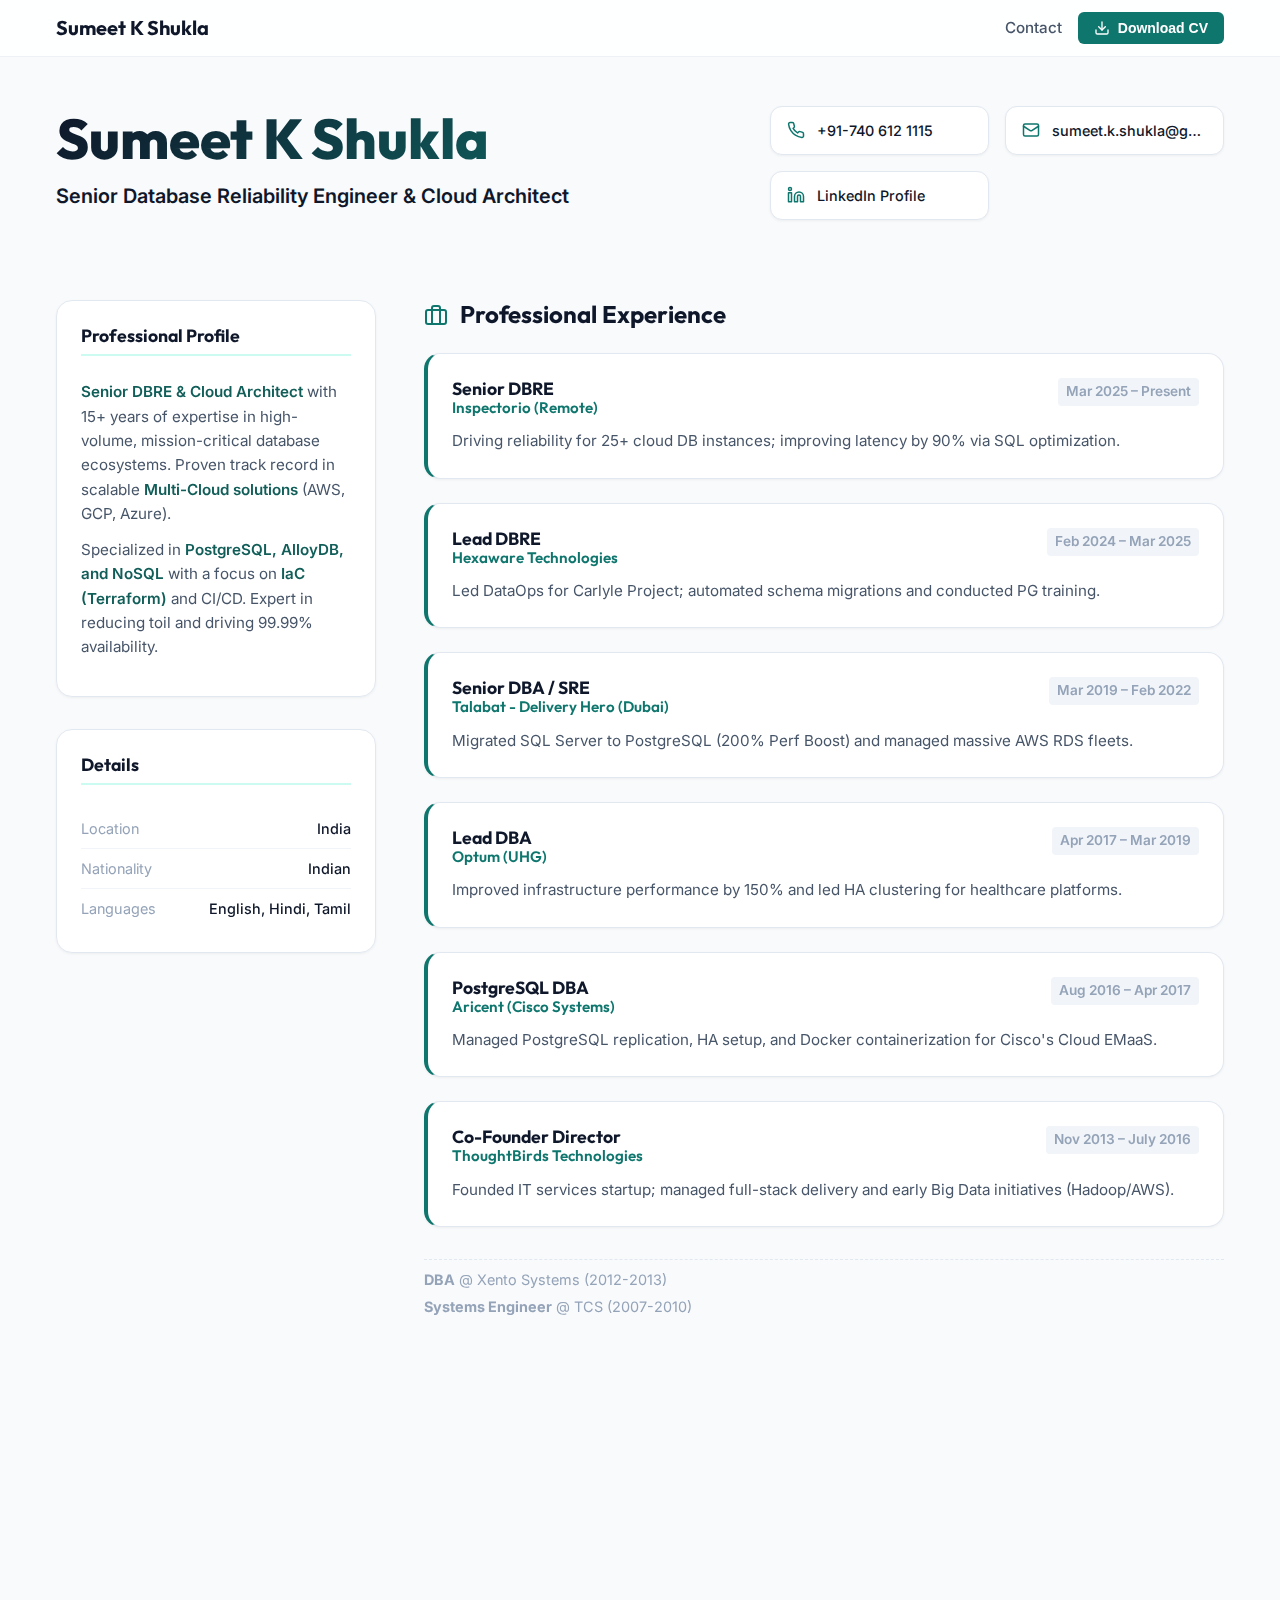
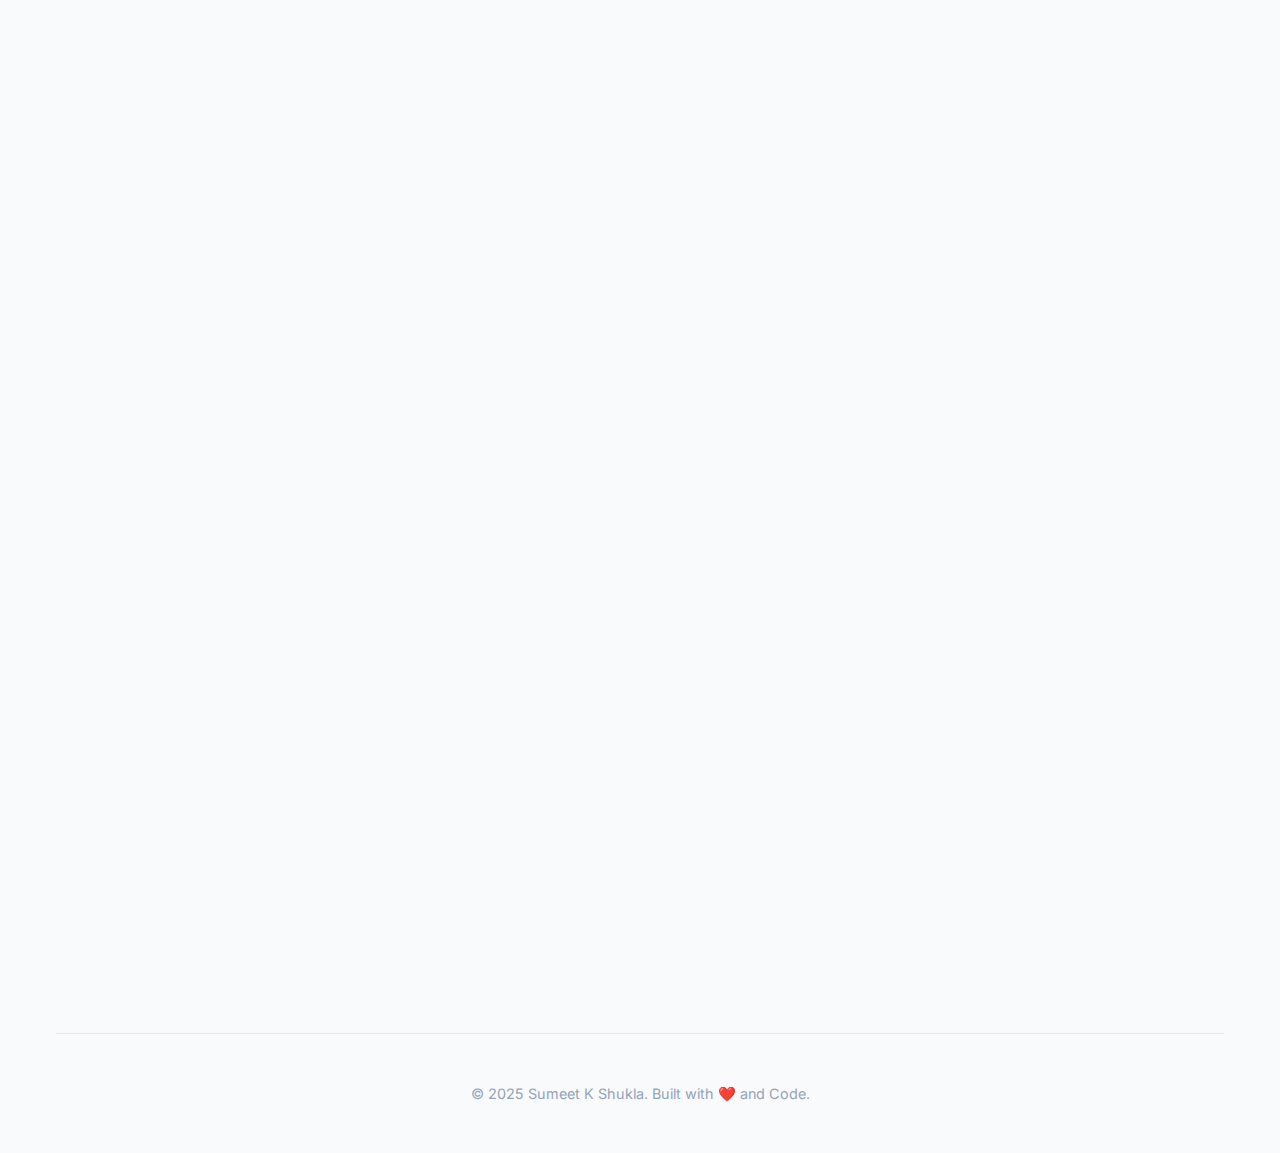
<file: portfolios/portfolio-v0.1/index.html>
<!DOCTYPE html>
<html lang="en">

<head>
    <meta charset="UTF-8">
    <meta name="viewport" content="width=device-width, initial-scale=1.0">
    <title>Sumeet K Shukla - Senior DBRE & Cloud Architect</title>
    <link rel="preconnect" href="https://fonts.googleapis.com">
    <link rel="preconnect" href="https://fonts.gstatic.com" crossorigin>
    <link
        href="https://fonts.googleapis.com/css2?family=Inter:wght@300;400;500;600;700;800&family=Outfit:wght@400;500;700;800&display=swap"
        rel="stylesheet">
    <style>
/* Inlined from assets/css/style.css */
@import url('https://fonts.googleapis.com/css2?family=Inter:wght@300;400;500;600;700&family=Outfit:wght@400;500;700;800&display=swap');

:root {
    /* Color Palette - premium & professional */
    --primary: #0F766E;
    /* Teal 700 */
    --primary-dark: #115E59;
    /* Teal 800 */
    --primary-light: #CCFBF1;
    /* Teal 100 */
    --accent: #0EA5E9;
    /* Sky 500 */

    --bg-body: #F8FAFC;
    /* Slate 50 */
    --bg-surface: #FFFFFF;
    --bg-surface-alt: #F1F5F9;
    /* Slate 100 */

    --text-main: #0F172A;
    /* Slate 900 */
    --text-muted: #475569;
    /* Slate 600 */
    --text-light: #94A3B8;
    /* Slate 400 */

    --border: #E2E8F0;
    --border-hover: #CBD5E1;

    --shadow-sm: 0 1px 3px rgba(0, 0, 0, 0.05);
    --shadow-md: 0 4px 6px -1px rgba(0, 0, 0, 0.1), 0 2px 4px -1px rgba(0, 0, 0, 0.06);
    --shadow-lg: 0 10px 15px -3px rgba(0, 0, 0, 0.1), 0 4px 6px -2px rgba(0, 0, 0, 0.05);

    /* Spacing */
    --spacing-xs: 0.5rem;
    --spacing-sm: 1rem;
    --spacing-md: 1.5rem;
    --spacing-lg: 2rem;
    --spacing-xl: 3rem;

    --radius-sm: 0.375rem;
    --radius-md: 0.75rem;
    --radius-lg: 1rem;

    --font-head: 'Outfit', sans-serif;
    --font-body: 'Inter', sans-serif;
}

/* Reset */
*,
*::before,
*::after {
    box-sizing: border-box;
    margin: 0;
    padding: 0;
}

body {
    font-family: var(--font-body);
    background-color: var(--bg-body);
    color: var(--text-muted);
    line-height: 1.6;
    -webkit-font-smoothing: antialiased;
}

h1,
h2,
h3,
h4,
h5,
h6 {
    font-family: var(--font-head);
    color: var(--text-main);
    line-height: 1.2;
}

a {
    text-decoration: none;
    color: inherit;
    transition: all 0.2s ease;
}

ul {
    list-style: none;
}

/* Layout */
.container {
    max-width: 1200px;
    margin: 0 auto;
    padding: 0 var(--spacing-sm);
}

/* Web Navigation */
.web-nav {
    position: sticky;
    top: 0;
    z-index: 100;
    background: rgba(255, 255, 255, 0.85);
    backdrop-filter: blur(12px);
    border-bottom: 1px solid rgba(226, 232, 240, 0.6);
    padding: 0.75rem 0;
}

.nav-container {
    max-width: 1200px;
    margin: 0 auto;
    padding: 0 var(--spacing-sm);
    display: flex;
    justify-content: space-between;
    align-items: center;
}

.logo {
    font-family: var(--font-head);
    font-weight: 700;
    font-size: 1.25rem;
    color: var(--text-main);
}

.nav-actions {
    display: flex;
    gap: var(--spacing-sm);
    align-items: center;
}

.nav-link {
    color: var(--text-muted);
    font-weight: 500;
    font-size: 0.95rem;
}

.nav-link:hover {
    color: var(--primary);
}

.btn-primary {
    display: inline-flex;
    align-items: center;
    gap: 0.5rem;
    background: var(--primary);
    color: white;
    border: none;
    padding: 0.5rem 1rem;
    border-radius: var(--radius-sm);
    font-weight: 600;
    font-size: 0.875rem;
    cursor: pointer;
    transition: background 0.2s, transform 0.1s;
}

.btn-primary:hover {
    background: var(--primary-dark);
}

.btn-primary:active {
    transform: translateY(1px);
}

/* Hero Section */
.hero {
    padding: var(--spacing-xl) 0;
    margin-bottom: var(--spacing-lg);
}

.hero-content {
    display: grid;
    grid-template-columns: 1fr;
    gap: var(--spacing-lg);
}

@media (min-width: 768px) {
    .hero-content {
        grid-template-columns: 1.5fr 1fr;
        align-items: center;
    }
}

.hero-text h1 {
    font-size: 2.5rem;
    font-weight: 800;
    margin-bottom: var(--spacing-xs);
    background: linear-gradient(135deg, var(--text-main) 0%, var(--primary) 100%);
    -webkit-background-clip: text;
    -webkit-text-fill-color: transparent;
}

@media (min-width: 768px) {
    .hero-text h1 {
        font-size: 3.5rem;
    }
}

.hero-role {
    font-size: 1.25rem;
    color: var(--text-main);
    font-weight: 600;
    margin-bottom: var(--spacing-xs);
}

.hero-tagline {
    font-size: 1.1rem;
    color: var(--text-muted);
    max-width: 600px;
}

/* Contact Grid */
.contact-grid {
    display: grid;
    grid-template-columns: repeat(auto-fit, minmax(200px, 1fr));
    gap: var(--spacing-sm);
}

.contact-card {
    display: flex;
    align-items: center;
    gap: 0.75rem;
    background: var(--bg-surface);
    padding: 0.75rem 1rem;
    border-radius: var(--radius-md);
    border: 1px solid var(--border);
    transition: all 0.2s;
    box-shadow: var(--shadow-sm);
}

.contact-card:hover {
    border-color: var(--primary);
    box-shadow: var(--shadow-md);
    transform: translateY(-2px);
}

.icon-box {
    display: flex;
    align-items: center;
    justify-content: center;
    color: var(--primary);
}

.contact-card span {
    font-size: 0.9rem;
    font-weight: 500;
    color: var(--text-main);
    white-space: nowrap;
    overflow: hidden;
    text-overflow: ellipsis;
}

/* Main Layout */
.main-layout {
    display: grid;
    grid-template-columns: 1fr;
    gap: var(--spacing-xl);
    padding-bottom: var(--spacing-xl);
}

@media (min-width: 900px) {
    .main-layout {
        grid-template-columns: 320px 1fr;
        align-items: start;
    }
}

/* Sidebar & Widgets */
.sidebar {
    display: flex;
    flex-direction: column;
    gap: var(--spacing-lg);
    position: sticky;
    top: 5rem;
    /* Sticky on desktop */
}

@media (max-width: 899px) {
    .sidebar {
        position: static;
        order: 2;
        /* Put sidebar below content on mobile if desired, or keep as is */
    }
}

.widget {
    background: var(--bg-surface);
    padding: var(--spacing-md);
    border-radius: var(--radius-lg);
    border: 1px solid var(--border);
    box-shadow: var(--shadow-sm);
}

.widget-title {
    font-size: 1.1rem;
    margin-bottom: var(--spacing-md);
    border-bottom: 2px solid var(--primary-light);
    padding-bottom: 0.5rem;
    display: flex;
    align-items: center;
}

/* Profile Text */
.profile-text p {
    font-size: 0.95rem;
    color: var(--text-muted);
    margin-bottom: 0.75rem;
}

.profile-text strong {
    color: var(--primary-dark);
    font-weight: 600;
}

/* Personal Details */
.detail-row {
    display: flex;
    justify-content: space-between;
    padding: 0.5rem 0;
    border-bottom: 1px solid var(--bg-surface-alt);
    font-size: 0.9rem;
}

.detail-row:last-child {
    border-bottom: none;
}

.detail-row .label {
    color: var(--text-light);
}

.detail-row .value {
    color: var(--text-main);
    font-weight: 500;
}

/* Skills */
.skill-group {
    margin-bottom: var(--spacing-md);
}

.skill-group:last-child {
    margin-bottom: 0;
}

.skill-label {
    font-size: 0.85rem;
    text-transform: uppercase;
    letter-spacing: 0.05em;
    color: var(--text-light);
    margin-bottom: 0.5rem;
    display: flex;
    align-items: center;
    gap: 0.5rem;
}

.dot {
    width: 8px;
    height: 8px;
    border-radius: 50%;
}

.dot.blue {
    background-color: var(--primary);
}

.dot.green {
    background-color: var(--accent);
}

.dot.purple {
    background-color: #8B5CF6;
}

.tags {
    display: flex;
    flex-wrap: wrap;
    gap: 0.5rem;
}

.tag {
    font-size: 0.8rem;
    background: var(--bg-surface-alt);
    color: var(--text-muted);
    padding: 0.25rem 0.6rem;
    border-radius: 20px;
    font-weight: 500;
    border: 1px solid transparent;
    transition: all 0.2s;
}

.tag:hover {
    background: white;
    border-color: var(--primary);
    color: var(--primary);
    transform: translateY(-1px);
}

/* Education */
.edu-item {
    padding-bottom: 1rem;
    margin-bottom: 1rem;
    border-bottom: 1px solid var(--bg-surface-alt);
}

.edu-item:last-child {
    border: none;
    margin: 0;
    padding: 0;
}

.edu-item .degree {
    font-weight: 700;
    color: var(--text-main);
    font-size: 0.95rem;
}

.edu-item .school {
    font-size: 0.9rem;
    color: var(--text-muted);
}

.edu-item .year {
    font-size: 0.8rem;
    color: var(--text-light);
    margin-top: 0.25rem;
}

/* Content Area */
.content-area {
    display: flex;
    flex-direction: column;
    gap: var(--spacing-xl);
}

.content-section {
    animation: fadeIn 0.5s ease-out;
    /* Will also use JS intersection observer */
}

.section-title {
    font-size: 1.5rem;
    margin-bottom: var(--spacing-md);
    color: var(--text-main);
    display: flex;
    align-items: center;
    gap: 0.75rem;
}

.section-title svg {
    color: var(--primary);
}

/* Timeline */
.timeline {
    display: flex;
    flex-direction: column;
    gap: var(--spacing-md);
}

.timeline-card {
    background: var(--bg-surface);
    padding: var(--spacing-md);
    border-radius: var(--radius-lg);
    border: 1px solid var(--border);
    box-shadow: var(--shadow-sm);
    border-left: 4px solid var(--primary);
    transition: transform 0.2s, box-shadow 0.2s;
}

.timeline-card:hover {
    transform: translateY(-2px);
    box-shadow: var(--shadow-md);
}

.timeline-header {
    display: flex;
    justify-content: space-between;
    align-items: flex-start;
    margin-bottom: 0.75rem;
    flex-wrap: wrap;
    gap: 0.5rem;
}

.timeline-header .role {
    font-size: 1.1rem;
    font-weight: 700;
    color: var(--text-main);
}

.timeline-header .company {
    font-size: 0.95rem;
    color: var(--primary);
    font-weight: 600;
}

.timeline-header .date {
    font-size: 0.85rem;
    color: var(--text-light);
    background: var(--bg-surface-alt);
    padding: 0.2rem 0.5rem;
    border-radius: 4px;
    font-weight: 600;
}

.timeline-body p {
    font-size: 0.95rem;
    color: var(--text-muted);
}

.timeline-simple {
    margin-top: 0.5rem;
    padding-top: 0.5rem;
    border-top: 1px dashed var(--border);
    display: flex;
    flex-direction: column;
    gap: 0.25rem;
}

.simple-item {
    font-size: 0.9rem;
    color: var(--text-light);
}

/* Project Grid for Detailed Experience */
.projects-grid {
    display: grid;
    grid-template-columns: 1fr;
    gap: var(--spacing-md);
}

@media (min-width: 640px) {
    .projects-grid {
        grid-template-columns: 1fr 1fr;
    }
}

.project-card {
    background: var(--bg-surface);
    padding: var(--spacing-md);
    border-radius: var(--radius-lg);
    border: 1px solid var(--border);
    display: flex;
    flex-direction: column;
    justify-content: space-between;
    transition: all 0.2s;
    height: 100%;
}

.project-card:hover {
    border-color: var(--accent);
    box-shadow: var(--shadow-md);
}

.project-header {
    margin-bottom: 1rem;
}

.project-name {
    font-size: 1.1rem;
    margin-bottom: 0.25rem;
}

.project-role {
    font-size: 0.85rem;
    color: var(--primary);
    font-weight: 600;
}

.project-bullets {
    margin-bottom: 1rem;
    padding-left: 1.25rem;
    list-style-type: disc;
}

.project-bullets li {
    font-size: 0.9rem;
    color: var(--text-muted);
    margin-bottom: 0.4rem;
}

.tech-stack {
    display: flex;
    flex-wrap: wrap;
    gap: 0.4rem;
    padding-top: 0.75rem;
    border-top: 1px solid var(--bg-surface-alt);
}

.tech-stack span {
    font-size: 0.75rem;
    background: var(--bg-surface-alt);
    padding: 0.2rem 0.5rem;
    border-radius: 4px;
    color: var(--text-muted);
    font-weight: 500;
}

/* Achievements */
.achievement-grid {
    display: grid;
    grid-template-columns: repeat(auto-fill, minmax(200px, 1fr));
    gap: var(--spacing-sm);
}

.achievement-item {
    background: var(--bg-surface);
    padding: 1rem;
    border-radius: var(--radius-md);
    border: 1px solid var(--border);
    display: flex;
    align-items: center;
    gap: 0.75rem;
}

.achievement-item .icon {
    font-size: 1.25rem;
}

.achievement-item span {
    font-size: 0.9rem;
    font-weight: 500;
    color: var(--text-main);
    line-height: 1.3;
}

/* Publications */
.pub-grid {
    display: grid;
    grid-template-columns: repeat(auto-fill, minmax(240px, 1fr));
    gap: var(--spacing-sm);
}

.pub-card {
    background: var(--bg-surface);
    padding: 1rem;
    border-radius: var(--radius-md);
    border: 1px solid var(--border);
    display: flex;
    gap: 0.75rem;
    align-items: flex-start;
}

.pub-card:hover {
    border-color: var(--primary);
    background: linear-gradient(to right, #F0FDF4, #FFFFFF);
}

.pub-icon {
    font-size: 1.25rem;
    background: var(--bg-surface-alt);
    width: 40px;
    height: 40px;
    display: flex;
    align-items: center;
    justify-content: center;
    border-radius: 8px;
}

.pub-title {
    font-size: 0.9rem;
    font-weight: 600;
    color: var(--text-main);
    margin-bottom: 0.2rem;
    line-height: 1.3;
}

.pub-type {
    font-size: 0.75rem;
    color: var(--text-light);
    text-transform: uppercase;
}

/* Certifications */
.cert-row {
    display: flex;
    flex-wrap: wrap;
    gap: 0.5rem;
}

.cert-badge {
    background: white;
    border: 1px solid var(--border);
    padding: 0.5rem 1rem;
    border-radius: 30px;
    font-size: 0.85rem;
    font-weight: 500;
    color: var(--text-main);
    box-shadow: var(--shadow-sm);
    transition: all 0.2s;
}

.cert-badge:hover {
    border-color: var(--primary);
    color: var(--primary);
    transform: translateY(-2px);
}

/* Footer */
.web-footer {
    text-align: center;
    padding: var(--spacing-xl) 0;
    margin-top: var(--spacing-lg);
    border-top: 1px solid var(--border);
    color: var(--text-light);
    font-size: 0.9rem;
}

/* Print Override - make sure it still prints okay if they really want to */
@media print {

    .web-nav,
    .btn-primary {
        display: none;
    }

    body {
        background: white;
    }

    .container {
        max-width: 100%;
        box-shadow: none;
        margin: 0;
        padding: 0;
    }

    .main-layout {
        display: block;
    }

    .sidebar {
        position: static;
        margin-bottom: 2rem;
    }

    .project-card,
    .timeline-card {
        break-inside: avoid;
        border: 1px solid #ccc;
        box-shadow: none;
    }
}

</style>
</head>

<body>

    <!-- Web Navigation / Header -->
    <nav class="web-nav">
        <div class="nav-container">
            <div class="logo">Sumeet K Shukla</div>
            <div class="nav-actions">
                <a href="mailto:sumeet.k.shukla@gmail.com" class="nav-link">Contact</a>
                <button class="btn-primary" onclick="window.print()">
                    <svg xmlns="http://www.w3.org/2000/svg" width="16" height="16" viewBox="0 0 24 24" fill="none"
                        stroke="currentColor" stroke-width="2" stroke-linecap="round" stroke-linejoin="round">
                        <path d="M21 15v4a2 2 0 0 1-2 2H5a2 2 0 0 1-2-2v-4" />
                        <polyline points="7 10 12 15 17 10" />
                        <line x1="12" y1="15" x2="12" y2="3" />
                    </svg>
                    Download CV
                </button>
            </div>
        </div>
    </nav>

    <div class="container">

        <!-- Hero Section -->
        <header class="hero">
            <div class="hero-content">
                <div class="hero-text">
                    <h1>Sumeet K Shukla</h1>
                    <p class="hero-role">Senior Database Reliability Engineer & Cloud Architect</p>
                    <p class="hero-tagline">Architecting scalable Multi-Cloud solutions & driving 99.99% availability.
                    </p>
                </div>

                <div class="contact-grid">
                    <a href="tel:+917406121115" class="contact-card">
                        <div class="icon-box">
                            <svg xmlns="http://www.w3.org/2000/svg" width="18" height="18" viewBox="0 0 24 24"
                                fill="none" stroke="currentColor" stroke-width="2" stroke-linecap="round"
                                stroke-linejoin="round">
                                <path
                                    d="M22 16.92v3a2 2 0 0 1-2.18 2 19.79 19.79 0 0 1-8.63-3.07 19.5 19.5 0 0 1-6-6 19.79 19.79 0 0 1-3.07-8.67A2 2 0 0 1 4.11 2h3a2 2 0 0 1 2 1.72 12.84 12.84 0 0 0 .7 2.81 2 2 0 0 1-.45 2.11L8.09 9.91a16 16 0 0 0 6 6l1.27-1.27a2 2 0 0 1 2.11-.45 12.84 12.84 0 0 0 2.81.7A2 2 0 0 1 22 16.92z" />
                            </svg>
                        </div>
                        <span>+91-740 612 1115</span>
                    </a>
                    <a href="mailto:sumeet.k.shukla@gmail.com" class="contact-card">
                        <div class="icon-box">
                            <svg xmlns="http://www.w3.org/2000/svg" width="18" height="18" viewBox="0 0 24 24"
                                fill="none" stroke="currentColor" stroke-width="2" stroke-linecap="round"
                                stroke-linejoin="round">
                                <rect width="20" height="16" x="2" y="4" rx="2" />
                                <path d="m22 7-8.97 5.7a1.94 1.94 0 0 1-2.06 0L2 7" />
                            </svg>
                        </div>
                        <span>sumeet.k.shukla@gmail.com</span>
                    </a>
                    <a href="https://in.linkedin.com/in/sumeetshukla" target="_blank" class="contact-card">
                        <div class="icon-box">
                            <svg xmlns="http://www.w3.org/2000/svg" width="18" height="18" viewBox="0 0 24 24"
                                fill="none" stroke="currentColor" stroke-width="2" stroke-linecap="round"
                                stroke-linejoin="round">
                                <path
                                    d="M16 8a6 6 0 0 1 6 6v7h-4v-7a2 2 0 0 0-2-2 2 2 0 0 0-2 2v7h-4v-7a6 6 0 0 1 6-6z" />
                                <rect width="4" height="12" x="2" y="9" />
                                <circle cx="4" cy="4" r="2" />
                            </svg>
                        </div>
                        <span>LinkedIn Profile</span>
                    </a>
                </div>
            </div>
        </header>

        <div class="main-layout">

            <!-- Information Sidebar (Left on Desktop) -->
            <aside class="sidebar">

                <!-- Profile Summary -->
                <section class="widget">
                    <h2 class="widget-title">Professional Profile</h2>
                    <div class="profile-text">
                        <p><strong>Senior DBRE & Cloud Architect</strong> with 15+ years of expertise in high-volume,
                            mission-critical database ecosystems. Proven track record in scalable <strong>Multi-Cloud
                                solutions</strong> (AWS, GCP, Azure).</p>
                        <p class="mt-2">Specialized in <strong>PostgreSQL, AlloyDB, and NoSQL</strong> with a focus on
                            <strong>IaC (Terraform)</strong> and CI/CD. Expert in reducing toil and driving 99.99%
                            availability.</p>
                    </div>
                </section>

                <!-- Personal Details -->
                <section class="widget">
                    <h2 class="widget-title">Details</h2>
                    <div class="personal-details">
                        <div class="detail-row">
                            <span class="label">Location</span>
                            <span class="value">India</span>
                        </div>
                        <div class="detail-row">
                            <span class="label">Nationality</span>
                            <span class="value">Indian</span>
                        </div>
                        <div class="detail-row">
                            <span class="label">Languages</span>
                            <span class="value">English, Hindi, Tamil</span>
                        </div>
                    </div>
                </section>

                <!-- Skills -->
                <section class="widget">
                    <h2 class="widget-title">Technical Skill Set</h2>

                    <div class="skill-group">
                        <h3 class="skill-label"><span class="dot blue"></span> Database Platforms</h3>
                        <div class="tags">
                            <span class="tag">PostgreSQL</span>
                            <span class="tag">AlloyDB</span>
                            <span class="tag">MySQL</span>
                            <span class="tag">Redshift</span>
                            <span class="tag">Snowflake</span>
                            <span class="tag">Kafka</span>
                            <span class="tag">ClickHouse</span>
                            <span class="tag">Redis</span>
                            <span class="tag">MongoDB</span>
                            <span class="tag">AWS RDS/Aurora</span>
                        </div>
                    </div>

                    <div class="skill-group">
                        <h3 class="skill-label"><span class="dot green"></span> Cloud & DevOps</h3>
                        <div class="tags">
                            <span class="tag">AWS / GCP / Azure</span>
                            <span class="tag">Kubernetes</span>
                            <span class="tag">Terraform</span>
                            <span class="tag">Ansible</span>
                            <span class="tag">Python</span>
                            <span class="tag">Shell Scripting</span>
                            <span class="tag">Helm</span>
                            <span class="tag">GitHub Actions</span>
                        </div>
                    </div>

                    <div class="skill-group">
                        <h3 class="skill-label"><span class="dot purple"></span> Observability</h3>
                        <div class="tags">
                            <span class="tag">New Relic</span>
                            <span class="tag">Datadog</span>
                            <span class="tag">Splunk</span>
                            <span class="tag">PagerDuty</span>
                            <span class="tag">OpsGenie</span>
                        </div>
                    </div>
                </section>

                <!-- Education -->
                <section class="widget">
                    <h2 class="widget-title">Education</h2>
                    <div class="edu-list">
                        <div class="edu-item">
                            <div class="degree">Master of Computer Applications</div>
                            <div class="school">Pune University</div>
                            <div class="year">2010 - 2013</div>
                        </div>
                        <div class="edu-item">
                            <div class="degree">Bachelor of Computer Applications</div>
                            <div class="school">Annamalai University</div>
                            <div class="year">2008 - 2010</div>
                        </div>
                        <div class="edu-item">
                            <div class="degree">Diploma (EEE)</div>
                            <div class="school">Central Polytechnic College</div>
                            <div class="year">2004 - 2007</div>
                        </div>
                    </div>
                </section>
            </aside>

            <!-- Main Content Area (Right on Desktop) -->
            <main class="content-area">

                <!-- Experience Section -->
                <section class="content-section">
                    <h2 class="section-title">
                        <svg xmlns="http://www.w3.org/2000/svg" width="24" height="24" viewBox="0 0 24 24" fill="none"
                            stroke="currentColor" stroke-width="2" stroke-linecap="round" stroke-linejoin="round">
                            <rect x="2" y="7" width="20" height="14" rx="2" ry="2" />
                            <path d="M16 21V5a2 2 0 0 0-2-2h-4a2 2 0 0 0-2 2v16" />
                        </svg>
                        Professional Experience
                    </h2>

                    <div class="timeline">
                        <!-- Inspectorio -->
                        <article class="timeline-card">
                            <div class="timeline-header">
                                <div>
                                    <h3 class="role">Senior DBRE</h3>
                                    <h4 class="company">Inspectorio (Remote)</h4>
                                </div>
                                <span class="date">Mar 2025 – Present</span>
                            </div>
                            <div class="timeline-body">
                                <p>Driving reliability for 25+ cloud DB instances; improving latency by 90% via SQL
                                    optimization.</p>
                            </div>
                        </article>

                        <!-- Hexaware -->
                        <article class="timeline-card">
                            <div class="timeline-header">
                                <div>
                                    <h3 class="role">Lead DBRE</h3>
                                    <h4 class="company">Hexaware Technologies</h4>
                                </div>
                                <span class="date">Feb 2024 – Mar 2025</span>
                            </div>
                            <div class="timeline-body">
                                <p>Led DataOps for Carlyle Project; automated schema migrations and conducted PG
                                    training.</p>
                            </div>
                        </article>

                        <!-- Talabat -->
                        <article class="timeline-card">
                            <div class="timeline-header">
                                <div>
                                    <h3 class="role">Senior DBA / SRE</h3>
                                    <h4 class="company">Talabat - Delivery Hero (Dubai)</h4>
                                </div>
                                <span class="date">Mar 2019 – Feb 2022</span>
                            </div>
                            <div class="timeline-body">
                                <p>Migrated SQL Server to PostgreSQL (200% Perf Boost) and managed massive AWS RDS
                                    fleets.</p>
                            </div>
                        </article>

                        <!-- Optum -->
                        <article class="timeline-card">
                            <div class="timeline-header">
                                <div>
                                    <h3 class="role">Lead DBA</h3>
                                    <h4 class="company">Optum (UHG)</h4>
                                </div>
                                <span class="date">Apr 2017 – Mar 2019</span>
                            </div>
                            <div class="timeline-body">
                                <p>Improved infrastructure performance by 150% and led HA clustering for healthcare
                                    platforms.</p>
                            </div>
                        </article>

                        <!-- Cisco -->
                        <article class="timeline-card">
                            <div class="timeline-header">
                                <div>
                                    <h3 class="role">PostgreSQL DBA</h3>
                                    <h4 class="company">Aricent (Cisco Systems)</h4>
                                </div>
                                <span class="date">Aug 2016 – Apr 2017</span>
                            </div>
                            <div class="timeline-body">
                                <p>Managed PostgreSQL replication, HA setup, and Docker containerization for Cisco's
                                    Cloud EMaaS.</p>
                            </div>
                        </article>

                        <!-- ThoughtBirds -->
                        <article class="timeline-card">
                            <div class="timeline-header">
                                <div>
                                    <h3 class="role">Co-Founder Director</h3>
                                    <h4 class="company">ThoughtBirds Technologies</h4>
                                </div>
                                <span class="date">Nov 2013 – July 2016</span>
                            </div>
                            <div class="timeline-body">
                                <p>Founded IT services startup; managed full-stack delivery and early Big Data
                                    initiatives (Hadoop/AWS).</p>
                            </div>
                        </article>

                        <!-- Earlier Roles collapsed or listed simply if needed, kept structure but minimal -->
                        <div class="timeline-simple">
                            <div class="simple-item"><strong>DBA</strong> @ Xento Systems (2012-2013)</div>
                            <div class="simple-item"><strong>Systems Engineer</strong> @ TCS (2007-2010)</div>
                        </div>
                    </div>
                </section>

                <!-- Detailed Projects Section -->
                <section class="content-section">
                    <h2 class="section-title">
                        <svg xmlns="http://www.w3.org/2000/svg" width="24" height="24" viewBox="0 0 24 24" fill="none"
                            stroke="currentColor" stroke-width="2" stroke-linecap="round" stroke-linejoin="round">
                            <path d="m18 16 4-4-4-4" />
                            <path d="m6 8-4 4 4 4" />
                            <path d="m14.5 4-5 16" />
                        </svg>
                        Detailed Project Experience
                    </h2>

                    <div class="projects-grid">
                        <div class="project-card">
                            <div class="project-header">
                                <h3 class="project-name">Multi-Cloud Database Reliability Platform</h3>
                                <div class="project-role">Inspectorio (Remote)</div>
                            </div>
                            <ul class="project-bullets">
                                <li>Own reliability, performance, and scalability of multi-cloud database platforms
                                    supporting <strong>25+ production instances</strong>.</li>
                                <li>Drive deep performance optimization via SQL rewrites, delivering up to <strong>90%
                                        latency improvements</strong>.</li>
                                <li>Built end-to-end DB-Ops automation for PG fleet management, reducing manual DBA
                                    effort by <strong>60%+</strong>.</li>
                                <li>Established observability frameworks and SLO-driven operations.</li>
                            </ul>
                            <div class="tech-stack">
                                <span>PostgreSQL</span><span>AlloyDB</span><span>Kafka</span><span>ClickHouse</span><span>Terraform</span>
                            </div>
                        </div>

                        <div class="project-card">
                            <div class="project-header">
                                <h3 class="project-name">Carlyle DataOps Transformation</h3>
                                <div class="project-role">Hexaware</div>
                            </div>
                            <ul class="project-bullets">
                                <li>Led DB Reliability for Carlyle Group’s private equity platform.</li>
                                <li>Implemented <strong>FlywayDB</strong> for automated schema versioning.</li>
                                <li>Conducted comprehensive PostgreSQL training for app developers.</li>
                            </ul>
                            <div class="tech-stack">
                                <span>PostgreSQL</span><span>Flyway</span><span>Azure</span><span>CI/CD</span>
                            </div>
                        </div>
                    </div>
                </section>

                <!-- Key Achievements -->
                <section class="content-section">
                    <h2 class="section-title">Key Achievements</h2>
                    <div class="achievement-grid">
                        <div class="achievement-item">
                            <div class="icon">🏆</div>
                            <span>Recipient of "Extra Miles" Award</span>
                        </div>
                        <div class="achievement-item">
                            <div class="icon">💰</div>
                            <span>Saved $MN+ in Infra Costs</span>
                        </div>
                        <div class="achievement-item">
                            <div class="icon">🚀</div>
                            <span>Ran IT Services Startup (2+ Yrs)</span>
                        </div>
                        <div class="achievement-item">
                            <div class="icon">📚</div>
                            <span>5th Position in State JEE</span>
                        </div>
                        <div class="achievement-item">
                            <div class="icon">📝</div>
                            <span>Presented Paper on HVDC</span>
                        </div>
                    </div>
                </section>

                <!-- Publications -->
                <section class="content-section">
                    <h2 class="section-title">Publications & Contributions</h2>
                    <div class="pub-grid">
                        <a href="#" class="pub-card">
                            <div class="pub-icon">📄</div>
                            <div class="pub-info">
                                <div class="pub-title">Solving AWS Aurora RDS load balancing with pgPool-II</div>
                                <div class="pub-type">Article</div>
                            </div>
                        </a>
                        <a href="#" class="pub-card">
                            <div class="pub-icon">💻</div>
                            <div class="pub-info">
                                <div class="pub-title">Terraform AWS RDS Cluster: Open-Source Contribution</div>
                                <div class="pub-type">Open Source</div>
                            </div>
                        </a>
                        <a href="#" class="pub-card">
                            <div class="pub-icon">📄</div>
                            <div class="pub-info">
                                <div class="pub-title">Normalization in OLTP vs. OLAP</div>
                                <div class="pub-type">Article</div>
                            </div>
                        </a>
                    </div>
                </section>

                <!-- Certifications -->
                <section class="content-section">
                    <h2 class="section-title">Certifications</h2>
                    <div class="cert-row">
                        <div class="cert-badge">AWS Database Specialty</div>
                        <div class="cert-badge">CKA / CKAD (Kubernetes)</div>
                        <div class="cert-badge">Terraform Associate</div>
                        <div class="cert-badge">New Relic Full Stack</div>
                        <div class="cert-badge">OCI Foundations</div>
                        <div class="cert-badge">PostgreSQL 12 Certified</div>
                        <div class="cert-badge">AWS Solutions Architect</div>
                    </div>
                </section>

            </main>
        </div>

        <footer class="web-footer">
            <p>© 2025 Sumeet K Shukla. Built with ❤️ and Code.</p>
        </footer>

    </div>

    <script>
    // Inlined from assets/js/main.js
    // Main JS for Sumeet's Interactive CV

    document.addEventListener('DOMContentLoaded', () => {

        // 1. Scroll Animations (Fade Up)
        const observerOptions = {
            threshold: 0.1,
            rootMargin: "0px 0px -50px 0px"
        };

        const observer = new IntersectionObserver((entries) => {
            entries.forEach(entry => {
                if (entry.isIntersecting) {
                    entry.target.classList.add('visible');
                    observer.unobserve(entry.target); // Only animate once
                }
            });
        }, observerOptions);

        const animateElements = document.querySelectorAll('.content-section, .widget, .hero-content, .project-card, .contact-card');

        animateElements.forEach(el => {
            el.style.opacity = '0';
            el.style.transform = 'translateY(20px)';
            el.style.transition = 'opacity 0.6s ease-out, transform 0.6s cubic-bezier(0.2, 0.8, 0.2, 1)';
            observer.observe(el);
        });

        // CSS class for the visible state (appended dynamically)
        const styleSheet = document.createElement("style");
        styleSheet.innerText = `
            .visible {
                opacity: 1 !important;
                transform: translateY(0) !important;
            }
        `;
        document.head.appendChild(styleSheet);


        // 2. Sticky Header Shadow on Scroll
        const nav = document.querySelector('.web-nav');
        window.addEventListener('scroll', () => {
            if (window.scrollY > 50) {
                nav.style.boxShadow = "0 4px 6px -1px rgba(0,0,0,0.1)";
                nav.style.background = "rgba(255, 255, 255, 0.95)";
            } else {
                nav.style.boxShadow = "none";
                nav.style.background = "rgba(255, 255, 255, 0.85)";
            }
        });

        // 3. Simple Typing Effect for Tagline
        const tagline = document.querySelector('.hero-tagline');
        if (tagline) {
            const text = tagline.textContent;
            tagline.textContent = '';
            let i = 0;

            // Wait a bit before starting
            setTimeout(() => {
                const typeWriter = setInterval(() => {
                    if (i < text.length) {
                        tagline.textContent += text.charAt(i);
                        i++;
                    } else {
                        clearInterval(typeWriter);
                    }
                }, 30); // Speed of typing
            }, 1000);
        }

        console.log("Interactive CV Loaded 🚀");
    });
    </script>

</body>

</html>
</file>
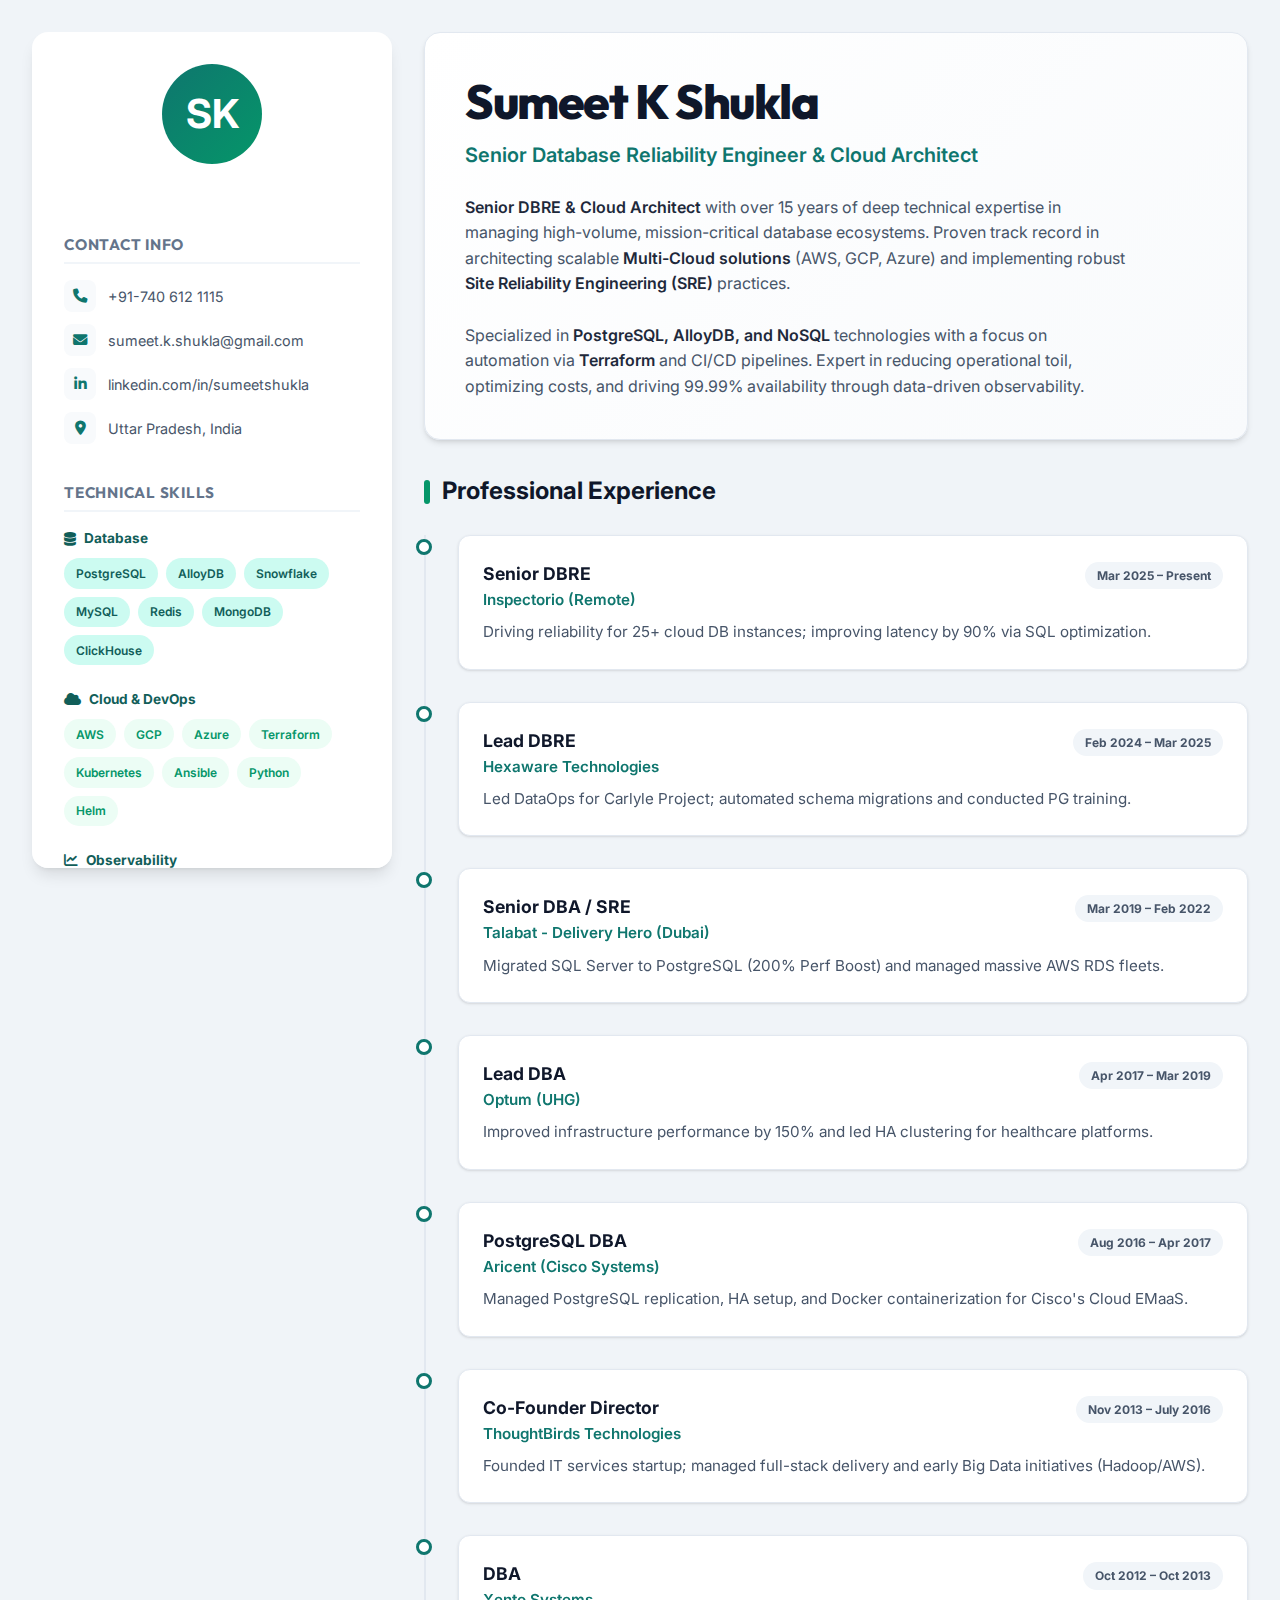
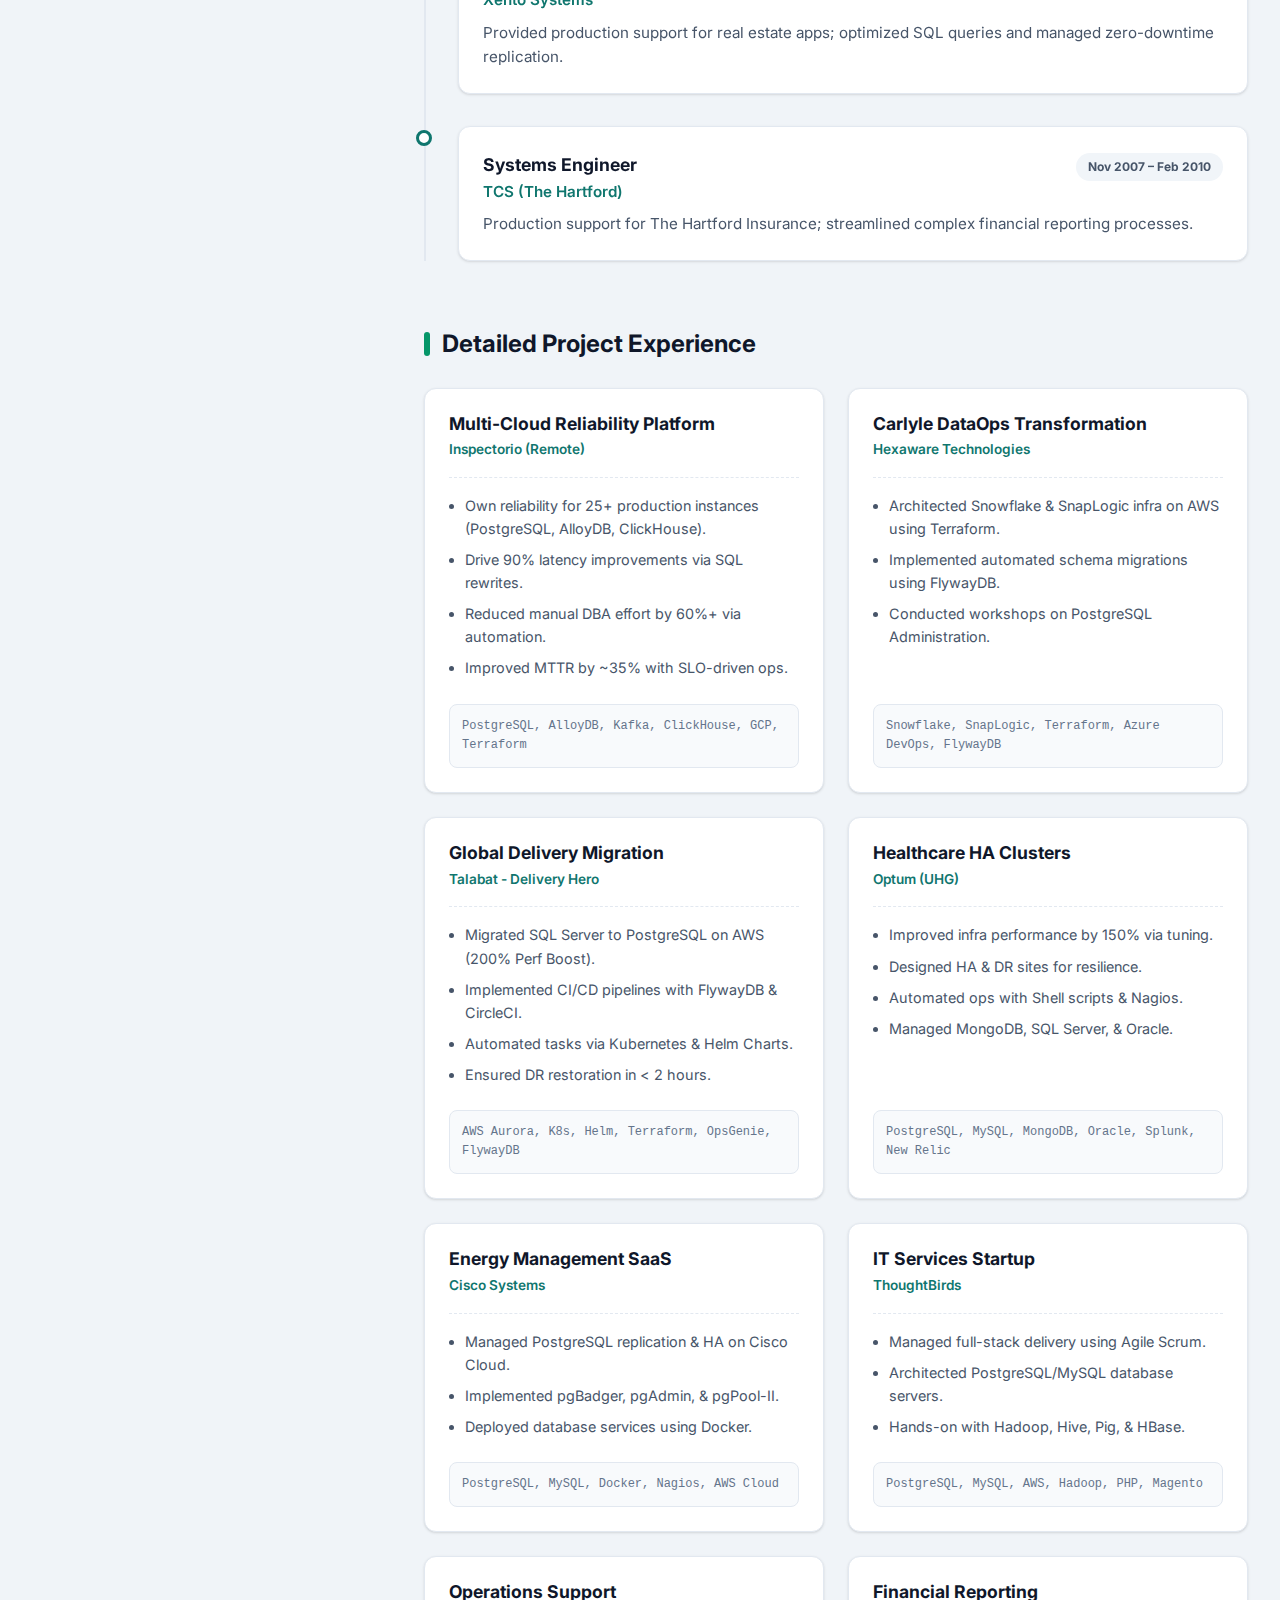
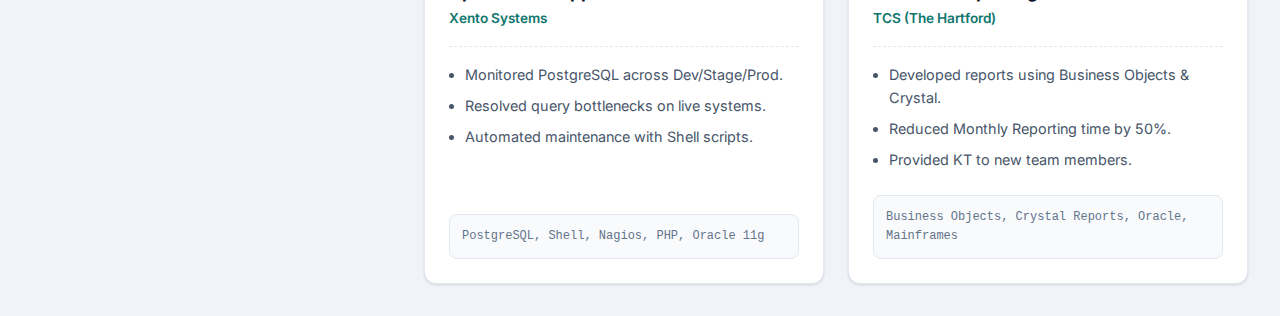
<file: portfolios/portfolio-v0.2/index.html>
<!DOCTYPE html>
<html lang="en">

<head>
    <meta charset="UTF-8">
    <meta name="viewport" content="width=device-width, initial-scale=1.0">
    <title>Sumeet K Shukla - Web Resume</title>

    <!-- Fonts -->
    <link rel="preconnect" href="https://fonts.googleapis.com">
    <link rel="preconnect" href="https://fonts.gstatic.com" crossorigin>
    <link
        href="https://fonts.googleapis.com/css2?family=Inter:wght@300;400;500;600;700&family=Outfit:wght@400;500;700;800&display=swap"
        rel="stylesheet">

    <!-- FontAwesome -->
    <link rel="stylesheet" href="https://cdnjs.cloudflare.com/ajax/libs/font-awesome/6.4.0/css/all.min.css">

    <style>
        /* --- VARIABLES --- */
        :root {
            --primary: #0F766E;
            /* Teal 700 */
            --primary-dark: #115E59;
            /* Teal 800 */
            --primary-light: #CCFBF1;
            /* Teal 100 */

            --accent: #059669;
            /* Emerald 600 */
            --accent-bg: #ECFDF5;
            /* Emerald 50 */

            --slate-900: #0F172A;
            --slate-800: #1E293B;
            --slate-600: #475569;
            --slate-500: #64748B;
            --slate-100: #F1F5F9;
            --slate-50: #F8FAFC;

            --bg-body: #F0F4F8;
            --bg-card: #FFFFFF;

            --border: #E2E8F0;
            --shadow-sm: 0 1px 3px 0 rgb(0 0 0 / 0.1), 0 1px 2px -1px rgb(0 0 0 / 0.1);
            --shadow-md: 0 4px 6px -1px rgb(0 0 0 / 0.1), 0 2px 4px -2px rgb(0 0 0 / 0.1);
            --shadow-lg: 0 10px 15px -3px rgb(0 0 0 / 0.1), 0 4px 6px -4px rgb(0 0 0 / 0.1);

            --font-heading: 'Outfit', sans-serif;
            --font-body: 'Inter', sans-serif;
        }

        /* --- RESET & BASE --- */
        *,
        *::before,
        *::after {
            box-sizing: border-box;
            margin: 0;
            padding: 0;
        }

        body {
            font-family: var(--font-body);
            background-color: var(--bg-body);
            color: var(--slate-600);
            line-height: 1.6;
            -webkit-font-smoothing: antialiased;
        }

        h1,
        h2,
        h3,
        h4 {
            font-family: var(--font-heading);
            color: var(--slate-900);
            line-height: 1.2;
        }

        a {
            color: var(--primary);
            text-decoration: none;
            transition: all 0.2s;
        }

        a:hover {
            color: var(--primary-dark);
            text-decoration: underline;
        }

        ul {
            list-style: none;
        }

        /* --- LAYOUT GRID --- */
        .container {
            max-width: 1280px;
            margin: 0 auto;
            padding: 2rem;
            display: grid;
            grid-template-columns: 360px 1fr;
            /* Sidebar | Main */
            gap: 2rem;
            align-items: start;
        }

        /* --- SIDEBAR (STICKY) --- */
        .sidebar {
            background: var(--bg-card);
            border-radius: 16px;
            padding: 2rem;
            box-shadow: var(--shadow-lg);
            position: sticky;
            top: 2rem;
            display: flex;
            flex-direction: column;
            gap: 2.5rem;
            max-height: calc(100vh - 4rem);
            overflow-y: auto;
            /* Scrollbar Styling */
            scrollbar-width: thin;
            scrollbar-color: var(--slate-300) transparent;
        }

        .sidebar::-webkit-scrollbar {
            width: 6px;
        }

        .sidebar::-webkit-scrollbar-track {
            background: transparent;
        }

        .sidebar::-webkit-scrollbar-thumb {
            background-color: var(--slate-300);
            border-radius: 20px;
        }

        /* Sidebar Header (Mobile Only / Top of Sidebar) */
        .sidebar-header {
            text-align: center;
            margin-bottom: 1rem;
        }

        .sidebar-avatar {
            width: 100px;
            height: 100px;
            background: linear-gradient(135deg, var(--primary), var(--accent));
            border-radius: 50%;
            margin: 0 auto 1rem;
            display: flex;
            align-items: center;
            justify-content: center;
            color: white;
            font-size: 2.5rem;
            font-weight: 700;
        }

        /* Sidebar Sections */
        .sidebar-section h3 {
            font-size: 0.95rem;
            text-transform: uppercase;
            letter-spacing: 0.05em;
            color: var(--slate-500);
            margin-bottom: 1rem;
            border-bottom: 2px solid var(--slate-100);
            padding-bottom: 0.5rem;
            font-weight: 700;
        }

        /* Contact List */
        .contact-list {
            display: flex;
            flex-direction: column;
            gap: 0.75rem;
            font-size: 0.9rem;
        }

        .contact-item {
            display: flex;
            align-items: center;
            gap: 0.75rem;
            color: var(--slate-600);
        }

        .contact-icon {
            width: 32px;
            height: 32px;
            background: var(--slate-50);
            color: var(--primary);
            border-radius: 8px;
            display: flex;
            align-items: center;
            justify-content: center;
            flex-shrink: 0;
            transition: 0.2s;
        }

        .contact-item:hover .contact-icon {
            background: var(--primary);
            color: white;
        }

        /* Skills */
        .skill-group {
            margin-bottom: 1.5rem;
        }

        .skill-title {
            font-size: 0.85rem;
            font-weight: 700;
            color: var(--primary-dark);
            margin-bottom: 0.5rem;
            display: flex;
            align-items: center;
            gap: 0.5rem;
        }

        .skill-tags {
            display: flex;
            flex-wrap: wrap;
            gap: 0.5rem;
        }

        .tag {
            font-size: 0.75rem;
            padding: 0.35rem 0.75rem;
            border-radius: 99px;
            font-weight: 600;
            background: var(--slate-100);
            color: var(--slate-600);
            transition: 0.2s;
        }

        .tag:hover {
            transform: translateY(-2px);
        }

        .tag.blue {
            background: var(--primary-light);
            color: var(--primary-dark);
        }

        .tag.green {
            background: var(--accent-bg);
            color: var(--accent);
        }

        /* Info Items (Education/Certs) */
        .info-item {
            margin-bottom: 1rem;
            padding-bottom: 1rem;
            border-bottom: 1px dashed var(--border);
        }

        .info-item:last-child {
            border-bottom: none;
            padding-bottom: 0;
            margin-bottom: 0;
        }

        .info-main {
            font-weight: 700;
            color: var(--slate-900);
            font-size: 0.9rem;
            line-height: 1.3;
        }

        .info-sub {
            font-size: 0.85rem;
            color: var(--slate-500);
        }

        .info-date {
            font-size: 0.75rem;
            color: var(--primary);
            font-weight: 600;
            margin-top: 0.2rem;
        }

        /* Publications */
        .pub-link {
            display: flex;
            gap: 0.75rem;
            font-size: 0.85rem;
            line-height: 1.4;
            color: var(--slate-600);
        }

        .pub-link i {
            margin-top: 4px;
            color: var(--primary);
        }

        /* --- MAIN CONTENT --- */
        .main-content {
            display: flex;
            flex-direction: column;
            gap: 2rem;
        }

        /* Header Card */
        .header-card {
            background: var(--bg-card);
            border-radius: 16px;
            padding: 2.5rem;
            box-shadow: var(--shadow-md);
            background: linear-gradient(135deg, #FFFFFF 0%, #F8FAFC 100%);
            border: 1px solid var(--border);
        }

        .header-card h1 {
            font-size: 3rem;
            font-weight: 800;
            letter-spacing: -0.03em;
            color: var(--slate-900);
            margin-bottom: 0.5rem;
        }

        .header-card .role {
            font-size: 1.25rem;
            color: var(--primary);
            font-weight: 600;
            margin-bottom: 1.5rem;
        }

        .profile-summary {
            font-size: 1rem;
            color: var(--slate-600);
            max-width: 90%;
        }

        .profile-summary strong {
            color: var(--slate-800);
            font-weight: 600;
        }

        /* Section Titles */
        .section-title {
            font-size: 1.5rem;
            font-weight: 700;
            color: var(--slate-900);
            margin-bottom: 1.5rem;
            display: flex;
            align-items: center;
            gap: 0.75rem;
        }

        .section-title::before {
            content: '';
            width: 6px;
            height: 24px;
            background: var(--accent);
            border-radius: 4px;
        }

        /* Timeline */
        .timeline {
            position: relative;
            padding-left: 2rem;
            border-left: 2px solid var(--border);
        }

        .timeline-item {
            position: relative;
            margin-bottom: 2rem;
        }

        .timeline-dot {
            position: absolute;
            left: -2.6rem;
            top: 0.25rem;
            width: 16px;
            height: 16px;
            background: var(--bg-card);
            border: 3px solid var(--primary);
            border-radius: 50%;
            z-index: 2;
        }

        .timeline-card {
            background: var(--bg-card);
            padding: 1.5rem;
            border-radius: 12px;
            box-shadow: var(--shadow-sm);
            border: 1px solid var(--border);
            transition: 0.2s;
        }

        .timeline-card:hover {
            transform: translateX(5px);
            border-color: var(--primary-light);
            box-shadow: var(--shadow-md);
        }

        .job-head {
            display: flex;
            justify-content: space-between;
            align-items: baseline;
            flex-wrap: wrap;
            gap: 0.5rem;
            margin-bottom: 0.5rem;
        }

        .job-role {
            font-size: 1.1rem;
            font-weight: 700;
            color: var(--slate-900);
        }

        .job-company {
            color: var(--primary);
            font-weight: 600;
            font-size: 0.95rem;
        }

        .job-date {
            background: var(--slate-100);
            padding: 0.25rem 0.75rem;
            border-radius: 99px;
            font-size: 0.75rem;
            font-weight: 700;
            color: var(--slate-600);
        }

        .job-desc {
            font-size: 0.95rem;
            color: var(--slate-600);
        }

        /* Project Grid */
        .project-grid {
            display: grid;
            grid-template-columns: repeat(auto-fit, minmax(300px, 1fr));
            gap: 1.5rem;
        }

        .project-card {
            background: var(--bg-card);
            border-radius: 12px;
            padding: 1.5rem;
            border: 1px solid var(--border);
            box-shadow: var(--shadow-sm);
            transition: all 0.3s ease;
            display: flex;
            flex-direction: column;
            height: 100%;
        }

        .project-card:hover {
            transform: translateY(-5px);
            box-shadow: var(--shadow-lg);
            border-color: var(--primary-light);
        }

        .project-header {
            margin-bottom: 1rem;
            padding-bottom: 1rem;
            border-bottom: 1px dashed var(--border);
        }

        .project-title {
            font-size: 1.1rem;
            font-weight: 700;
            color: var(--slate-900);
            line-height: 1.3;
            margin-bottom: 0.25rem;
        }

        .project-company {
            font-size: 0.85rem;
            color: var(--primary);
            font-weight: 600;
            display: block;
        }

        .project-body {
            flex-grow: 1;
            font-size: 0.9rem;
            margin-bottom: 1rem;
        }

        .project-body ul {
            padding-left: 1rem;
            list-style-type: disc;
        }

        .project-body li {
            margin-bottom: 0.5rem;
            color: var(--slate-600);
        }

        .tech-stack {
            font-family: monospace;
            font-size: 0.75rem;
            background: var(--slate-50);
            color: var(--slate-500);
            padding: 0.75rem;
            border-radius: 8px;
            border: 1px solid var(--border);
        }

        /* --- RESPONSIVE --- */
        @media (max-width: 1024px) {
            .container {
                grid-template-columns: 1fr;
                max-width: 800px;
                padding: 1.5rem;
            }

            .sidebar {
                position: relative;
                top: 0;
                max-height: none;
                order: 2;
            }

            .main-content {
                order: 1;
            }

            .header-card h1 {
                font-size: 2.5rem;
            }
        }

        @media (max-width: 640px) {
            .header-card {
                padding: 1.5rem;
            }

            .header-card h1 {
                font-size: 2rem;
            }

            .project-grid {
                grid-template-columns: 1fr;
            }

            .timeline {
                padding-left: 1rem;
            }

            .timeline-dot {
                left: -1.35rem;
                width: 12px;
                height: 12px;
                top: 0.4rem;
            }
        }

        /* Print Hide */
        @media print {
            .container {
                display: block;
            }

            .sidebar,
            .action-bar {
                display: none;
            }
        }
    </style>
</head>

<body>

    <div class="container">

        <!-- === SIDEBAR (Metadata) === -->
        <aside class="sidebar">
            <div class="sidebar-header">
                <div class="sidebar-avatar">SK</div>
            </div>

            <!-- Contact -->
            <div class="sidebar-section">
                <h3>Contact Info</h3>
                <div class="contact-list">
                    <a href="tel:+917406121115" class="contact-item">
                        <div class="contact-icon"><i class="fas fa-phone"></i></div>
                        <span>+91-740 612 1115</span>
                    </a>
                    <a href="mailto:sumeet.k.shukla@gmail.com" class="contact-item">
                        <div class="contact-icon"><i class="fas fa-envelope"></i></div>
                        <span>sumeet.k.shukla@gmail.com</span>
                    </a>
                    <a href="https://linkedin.com/in/sumeetshukla" target="_blank" class="contact-item">
                        <div class="contact-icon"><i class="fab fa-linkedin-in"></i></div>
                        <span>linkedin.com/in/sumeetshukla</span>
                    </a>
                    <div class="contact-item">
                        <div class="contact-icon"><i class="fas fa-map-marker-alt"></i></div>
                        <span>Uttar Pradesh, India</span>
                    </div>
                </div>
            </div>

            <!-- Skills -->
            <div class="sidebar-section">
                <h3>Technical Skills</h3>

                <div class="skill-group">
                    <div class="skill-title"><i class="fas fa-database"></i> Database</div>
                    <div class="skill-tags">
                        <span class="tag blue">PostgreSQL</span>
                        <span class="tag blue">AlloyDB</span>
                        <span class="tag blue">Snowflake</span>
                        <span class="tag blue">MySQL</span>
                        <span class="tag blue">Redis</span>
                        <span class="tag blue">MongoDB</span>
                        <span class="tag blue">ClickHouse</span>
                    </div>
                </div>

                <div class="skill-group">
                    <div class="skill-title"><i class="fas fa-cloud"></i> Cloud & DevOps</div>
                    <div class="skill-tags">
                        <span class="tag green">AWS</span>
                        <span class="tag green">GCP</span>
                        <span class="tag green">Azure</span>
                        <span class="tag green">Terraform</span>
                        <span class="tag green">Kubernetes</span>
                        <span class="tag green">Ansible</span>
                        <span class="tag green">Python</span>
                        <span class="tag green">Helm</span>
                    </div>
                </div>

                <div class="skill-group">
                    <div class="skill-title"><i class="fas fa-chart-line"></i> Observability</div>
                    <div class="skill-tags">
                        <span class="tag">New Relic</span>
                        <span class="tag">Datadog</span>
                        <span class="tag">Splunk</span>
                        <span class="tag">PagerDuty</span>
                    </div>
                </div>
            </div>

            <!-- Education -->
            <div class="sidebar-section">
                <h3>Education</h3>
                <div class="info-item">
                    <div class="info-main">Master of Computer Applications</div>
                    <div class="info-sub">Pune University</div>
                    <div class="info-date">2010 - 2013</div>
                </div>
                <div class="info-item">
                    <div class="info-main">Bachelor of Computer Applications</div>
                    <div class="info-sub">Annamalai University</div>
                    <div class="info-date">2008 - 2010</div>
                </div>
                <div class="info-item">
                    <div class="info-main">Diploma (EEE)</div>
                    <div class="info-sub">Central Polytechnic College</div>
                    <div class="info-date">2004 - 2007</div>
                </div>
            </div>

            <!-- Certifications -->
            <div class="sidebar-section">
                <h3>Certifications</h3>
                <div class="info-item">
                    <div class="info-main">AWS Database Specialty</div>
                    <div class="info-sub">AWS</div>
                    <div class="info-date">2024</div>
                </div>
                <div class="info-item">
                    <div class="info-main">CKA / CKAD (Kubernetes)</div>
                    <div class="info-sub">CNCF</div>
                    <div class="info-date">2021</div>
                </div>
                <div class="info-item">
                    <div class="info-main">Terraform Associate</div>
                    <div class="info-sub">HashiCorp</div>
                    <div class="info-date">2023</div>
                </div>
                <div class="info-item">
                    <div class="info-main">Full Stack Observability</div>
                    <div class="info-sub">New Relic</div>
                    <div class="info-date">2024</div>
                </div>
                <div class="info-item">
                    <div class="info-main">OCI Foundations Associate</div>
                    <div class="info-sub">Oracle</div>
                    <div class="info-date">2022</div>
                </div>
                <div class="info-item">
                    <div class="info-main">PostgreSQL 12 Certified</div>
                    <div class="info-sub">EDB</div>
                    <div class="info-date">2020</div>
                </div>
                <div class="info-item">
                    <div class="info-main">AWS Solutions Architect</div>
                    <div class="info-sub">AWS</div>
                    <div class="info-date">2019</div>
                </div>
            </div>

            <!-- Achievements -->
            <div class="sidebar-section">
                <h3>Achievements</h3>
                <div class="contact-list">
                    <div class="contact-item"><i class="fas fa-trophy" style="color:var(--accent)"></i> Recipient of
                        "Extra Miles" Award</div>
                    <div class="contact-item"><i class="fas fa-chart-line" style="color:var(--accent)"></i> Saved $MN+
                        in Infra Costs</div>
                    <div class="contact-item"><i class="fas fa-building" style="color:var(--accent)"></i> Ran IT
                        Services Startup (2+ Yrs)</div>
                    <div class="contact-item"><i class="fas fa-star" style="color:var(--accent)"></i> 5th Position in
                        State JEE</div>
                    <div class="contact-item"><i class="fas fa-file-powerpoint" style="color:var(--accent)"></i>
                        Presented Paper on HVDC</div>
                </div>
            </div>

            <!-- Publications -->
            <div class="sidebar-section">
                <h3>Publications</h3>
                <div class="contact-list">
                    <a href="#" class="pub-link"><i class="fas fa-book-open"></i> AWS Aurora RDS load balancing with
                        pgPool-II</a>
                    <a href="#" class="pub-link"><i class="fas fa-code-branch"></i> Terraform AWS RDS Cluster:
                        Open-Source Contribution</a>
                    <a href="#" class="pub-link"><i class="fas fa-book-open"></i> Normalization in OLTP vs. OLAP</a>
                    <a href="#" class="pub-link"><i class="fas fa-book-open"></i> PostgreSQL Architecture Deep Dive</a>
                    <a href="#" class="pub-link"><i class="fas fa-file-alt"></i> pgBadger for PostgreSQL on Linux</a>
                </div>
            </div>

            <!-- Personal -->
            <div class="sidebar-section">
                <h3>Personal</h3>
                <div class="contact-list">
                    <div class="contact-item"><strong>Nationality:</strong> Indian</div>
                    <div class="contact-item"><strong>Languages:</strong> English, Hindi, Tamil</div>
                    <div class="contact-item"><strong>Status:</strong> Married</div>
                    <div class="contact-item"><strong>DOB:</strong> 04 Nov 1988</div>
                </div>
            </div>

        </aside>

        <!-- === MAIN CONTENT === -->
        <main class="main-content">

            <!-- Hero Card -->
            <header class="header-card">
                <h1>Sumeet K Shukla</h1>
                <div class="role">Senior Database Reliability Engineer & Cloud Architect</div>
                <div class="profile-summary">
                    <p>
                        <strong>Senior DBRE & Cloud Architect</strong> with over 15 years of deep technical expertise in
                        managing high-volume, mission-critical database ecosystems. Proven track record in architecting
                        scalable <strong>Multi-Cloud solutions</strong> (AWS, GCP, Azure) and implementing robust
                        <strong>Site Reliability Engineering (SRE)</strong> practices.
                    </p>
                    <br>
                    <p>
                        Specialized in <strong>PostgreSQL, AlloyDB, and NoSQL</strong> technologies with a focus on
                        automation via <strong>Terraform</strong> and CI/CD pipelines. Expert in reducing operational
                        toil, optimizing costs, and driving 99.99% availability through data-driven observability.
                    </p>
                </div>
            </header>

            <!-- Experience Timeline -->
            <section>
                <div class="section-title">Professional Experience</div>
                <div class="timeline">

                    <!-- Inspectorio -->
                    <div class="timeline-item">
                        <div class="timeline-dot"></div>
                        <div class="timeline-card">
                            <div class="job-head">
                                <div>
                                    <div class="job-role">Senior DBRE</div>
                                    <div class="job-company">Inspectorio (Remote)</div>
                                </div>
                                <div class="job-date">Mar 2025 – Present</div>
                            </div>
                            <div class="job-desc">Driving reliability for 25+ cloud DB instances; improving latency by
                                90% via SQL optimization.</div>
                        </div>
                    </div>

                    <!-- Hexaware -->
                    <div class="timeline-item">
                        <div class="timeline-dot"></div>
                        <div class="timeline-card">
                            <div class="job-head">
                                <div>
                                    <div class="job-role">Lead DBRE</div>
                                    <div class="job-company">Hexaware Technologies</div>
                                </div>
                                <div class="job-date">Feb 2024 – Mar 2025</div>
                            </div>
                            <div class="job-desc">Led DataOps for Carlyle Project; automated schema migrations and
                                conducted PG training.</div>
                        </div>
                    </div>

                    <!-- Talabat -->
                    <div class="timeline-item">
                        <div class="timeline-dot"></div>
                        <div class="timeline-card">
                            <div class="job-head">
                                <div>
                                    <div class="job-role">Senior DBA / SRE</div>
                                    <div class="job-company">Talabat - Delivery Hero (Dubai)</div>
                                </div>
                                <div class="job-date">Mar 2019 – Feb 2022</div>
                            </div>
                            <div class="job-desc">Migrated SQL Server to PostgreSQL (200% Perf Boost) and managed
                                massive AWS RDS fleets.</div>
                        </div>
                    </div>

                    <!-- Optum -->
                    <div class="timeline-item">
                        <div class="timeline-dot"></div>
                        <div class="timeline-card">
                            <div class="job-head">
                                <div>
                                    <div class="job-role">Lead DBA</div>
                                    <div class="job-company">Optum (UHG)</div>
                                </div>
                                <div class="job-date">Apr 2017 – Mar 2019</div>
                            </div>
                            <div class="job-desc">Improved infrastructure performance by 150% and led HA clustering for
                                healthcare platforms.</div>
                        </div>
                    </div>

                    <!-- Cisco -->
                    <div class="timeline-item">
                        <div class="timeline-dot"></div>
                        <div class="timeline-card">
                            <div class="job-head">
                                <div>
                                    <div class="job-role">PostgreSQL DBA</div>
                                    <div class="job-company">Aricent (Cisco Systems)</div>
                                </div>
                                <div class="job-date">Aug 2016 – Apr 2017</div>
                            </div>
                            <div class="job-desc">Managed PostgreSQL replication, HA setup, and Docker containerization
                                for Cisco's Cloud EMaaS.</div>
                        </div>
                    </div>

                    <!-- ThoughtBirds -->
                    <div class="timeline-item">
                        <div class="timeline-dot"></div>
                        <div class="timeline-card">
                            <div class="job-head">
                                <div>
                                    <div class="job-role">Co-Founder Director</div>
                                    <div class="job-company">ThoughtBirds Technologies</div>
                                </div>
                                <div class="job-date">Nov 2013 – July 2016</div>
                            </div>
                            <div class="job-desc">Founded IT services startup; managed full-stack delivery and early Big
                                Data initiatives (Hadoop/AWS).</div>
                        </div>
                    </div>

                    <!-- Xento -->
                    <div class="timeline-item">
                        <div class="timeline-dot"></div>
                        <div class="timeline-card">
                            <div class="job-head">
                                <div>
                                    <div class="job-role">DBA</div>
                                    <div class="job-company">Xento Systems</div>
                                </div>
                                <div class="job-date">Oct 2012 – Oct 2013</div>
                            </div>
                            <div class="job-desc">Provided production support for real estate apps; optimized SQL
                                queries and managed zero-downtime replication.</div>
                        </div>
                    </div>

                    <!-- TCS -->
                    <div class="timeline-item">
                        <div class="timeline-dot"></div>
                        <div class="timeline-card">
                            <div class="job-head">
                                <div>
                                    <div class="job-role">Systems Engineer</div>
                                    <div class="job-company">TCS (The Hartford)</div>
                                </div>
                                <div class="job-date">Nov 2007 – Feb 2010</div>
                            </div>
                            <div class="job-desc">Production support for The Hartford Insurance; streamlined complex
                                financial reporting processes.</div>
                        </div>
                    </div>
                </div>
            </section>

            <!-- Detailed Project Grid -->
            <section>
                <div class="section-title">Detailed Project Experience</div>
                <div class="project-grid">

                    <!-- Project 1 -->
                    <div class="project-card">
                        <div class="project-header">
                            <div class="project-title">Multi-Cloud Reliability Platform</div>
                            <div class="project-company">Inspectorio (Remote)</div>
                        </div>
                        <div class="project-body">
                            <ul>
                                <li>Own reliability for 25+ production instances (PostgreSQL, AlloyDB, ClickHouse).</li>
                                <li>Drive 90% latency improvements via SQL rewrites.</li>
                                <li>Reduced manual DBA effort by 60%+ via automation.</li>
                                <li>Improved MTTR by ~35% with SLO-driven ops.</li>
                            </ul>
                        </div>
                        <div class="tech-stack">PostgreSQL, AlloyDB, Kafka, ClickHouse, GCP, Terraform</div>
                    </div>

                    <!-- Project 2 -->
                    <div class="project-card">
                        <div class="project-header">
                            <div class="project-title">Carlyle DataOps Transformation</div>
                            <div class="project-company">Hexaware Technologies</div>
                        </div>
                        <div class="project-body">
                            <ul>
                                <li>Architected Snowflake & SnapLogic infra on AWS using Terraform.</li>
                                <li>Implemented automated schema migrations using FlywayDB.</li>
                                <li>Conducted workshops on PostgreSQL Administration.</li>
                            </ul>
                        </div>
                        <div class="tech-stack">Snowflake, SnapLogic, Terraform, Azure DevOps, FlywayDB</div>
                    </div>

                    <!-- Project 3 -->
                    <div class="project-card">
                        <div class="project-header">
                            <div class="project-title">Global Delivery Migration</div>
                            <div class="project-company">Talabat - Delivery Hero</div>
                        </div>
                        <div class="project-body">
                            <ul>
                                <li>Migrated SQL Server to PostgreSQL on AWS (200% Perf Boost).</li>
                                <li>Implemented CI/CD pipelines with FlywayDB & CircleCI.</li>
                                <li>Automated tasks via Kubernetes & Helm Charts.</li>
                                <li>Ensured DR restoration in < 2 hours.</li>
                            </ul>
                        </div>
                        <div class="tech-stack">AWS Aurora, K8s, Helm, Terraform, OpsGenie, FlywayDB</div>
                    </div>

                    <!-- Project 4 -->
                    <div class="project-card">
                        <div class="project-header">
                            <div class="project-title">Healthcare HA Clusters</div>
                            <div class="project-company">Optum (UHG)</div>
                        </div>
                        <div class="project-body">
                            <ul>
                                <li>Improved infra performance by 150% via tuning.</li>
                                <li>Designed HA & DR sites for resilience.</li>
                                <li>Automated ops with Shell scripts & Nagios.</li>
                                <li>Managed MongoDB, SQL Server, & Oracle.</li>
                            </ul>
                        </div>
                        <div class="tech-stack">PostgreSQL, MySQL, MongoDB, Oracle, Splunk, New Relic</div>
                    </div>

                    <!-- Project 5 -->
                    <div class="project-card">
                        <div class="project-header">
                            <div class="project-title">Energy Management SaaS</div>
                            <div class="project-company">Cisco Systems</div>
                        </div>
                        <div class="project-body">
                            <ul>
                                <li>Managed PostgreSQL replication & HA on Cisco Cloud.</li>
                                <li>Implemented pgBadger, pgAdmin, & pgPool-II.</li>
                                <li>Deployed database services using Docker.</li>
                            </ul>
                        </div>
                        <div class="tech-stack">PostgreSQL, MySQL, Docker, Nagios, AWS Cloud</div>
                    </div>

                    <!-- Project 6 -->
                    <div class="project-card">
                        <div class="project-header">
                            <div class="project-title">IT Services Startup</div>
                            <div class="project-company">ThoughtBirds</div>
                        </div>
                        <div class="project-body">
                            <ul>
                                <li>Managed full-stack delivery using Agile Scrum.</li>
                                <li>Architected PostgreSQL/MySQL database servers.</li>
                                <li>Hands-on with Hadoop, Hive, Pig, & HBase.</li>
                            </ul>
                        </div>
                        <div class="tech-stack">PostgreSQL, MySQL, AWS, Hadoop, PHP, Magento</div>
                    </div>

                    <!-- Project 7 -->
                    <div class="project-card">
                        <div class="project-header">
                            <div class="project-title">Operations Support</div>
                            <div class="project-company">Xento Systems</div>
                        </div>
                        <div class="project-body">
                            <ul>
                                <li>Monitored PostgreSQL across Dev/Stage/Prod.</li>
                                <li>Resolved query bottlenecks on live systems.</li>
                                <li>Automated maintenance with Shell scripts.</li>
                            </ul>
                        </div>
                        <div class="tech-stack">PostgreSQL, Shell, Nagios, PHP, Oracle 11g</div>
                    </div>

                    <!-- Project 8 -->
                    <div class="project-card">
                        <div class="project-header">
                            <div class="project-title">Financial Reporting</div>
                            <div class="project-company">TCS (The Hartford)</div>
                        </div>
                        <div class="project-body">
                            <ul>
                                <li>Developed reports using Business Objects & Crystal.</li>
                                <li>Reduced Monthly Reporting time by 50%.</li>
                                <li>Provided KT to new team members.</li>
                            </ul>
                        </div>
                        <div class="tech-stack">Business Objects, Crystal Reports, Oracle, Mainframes</div>
                    </div>

                </div>
            </section>

        </main>

    </div>

</body>

</html>
</file>
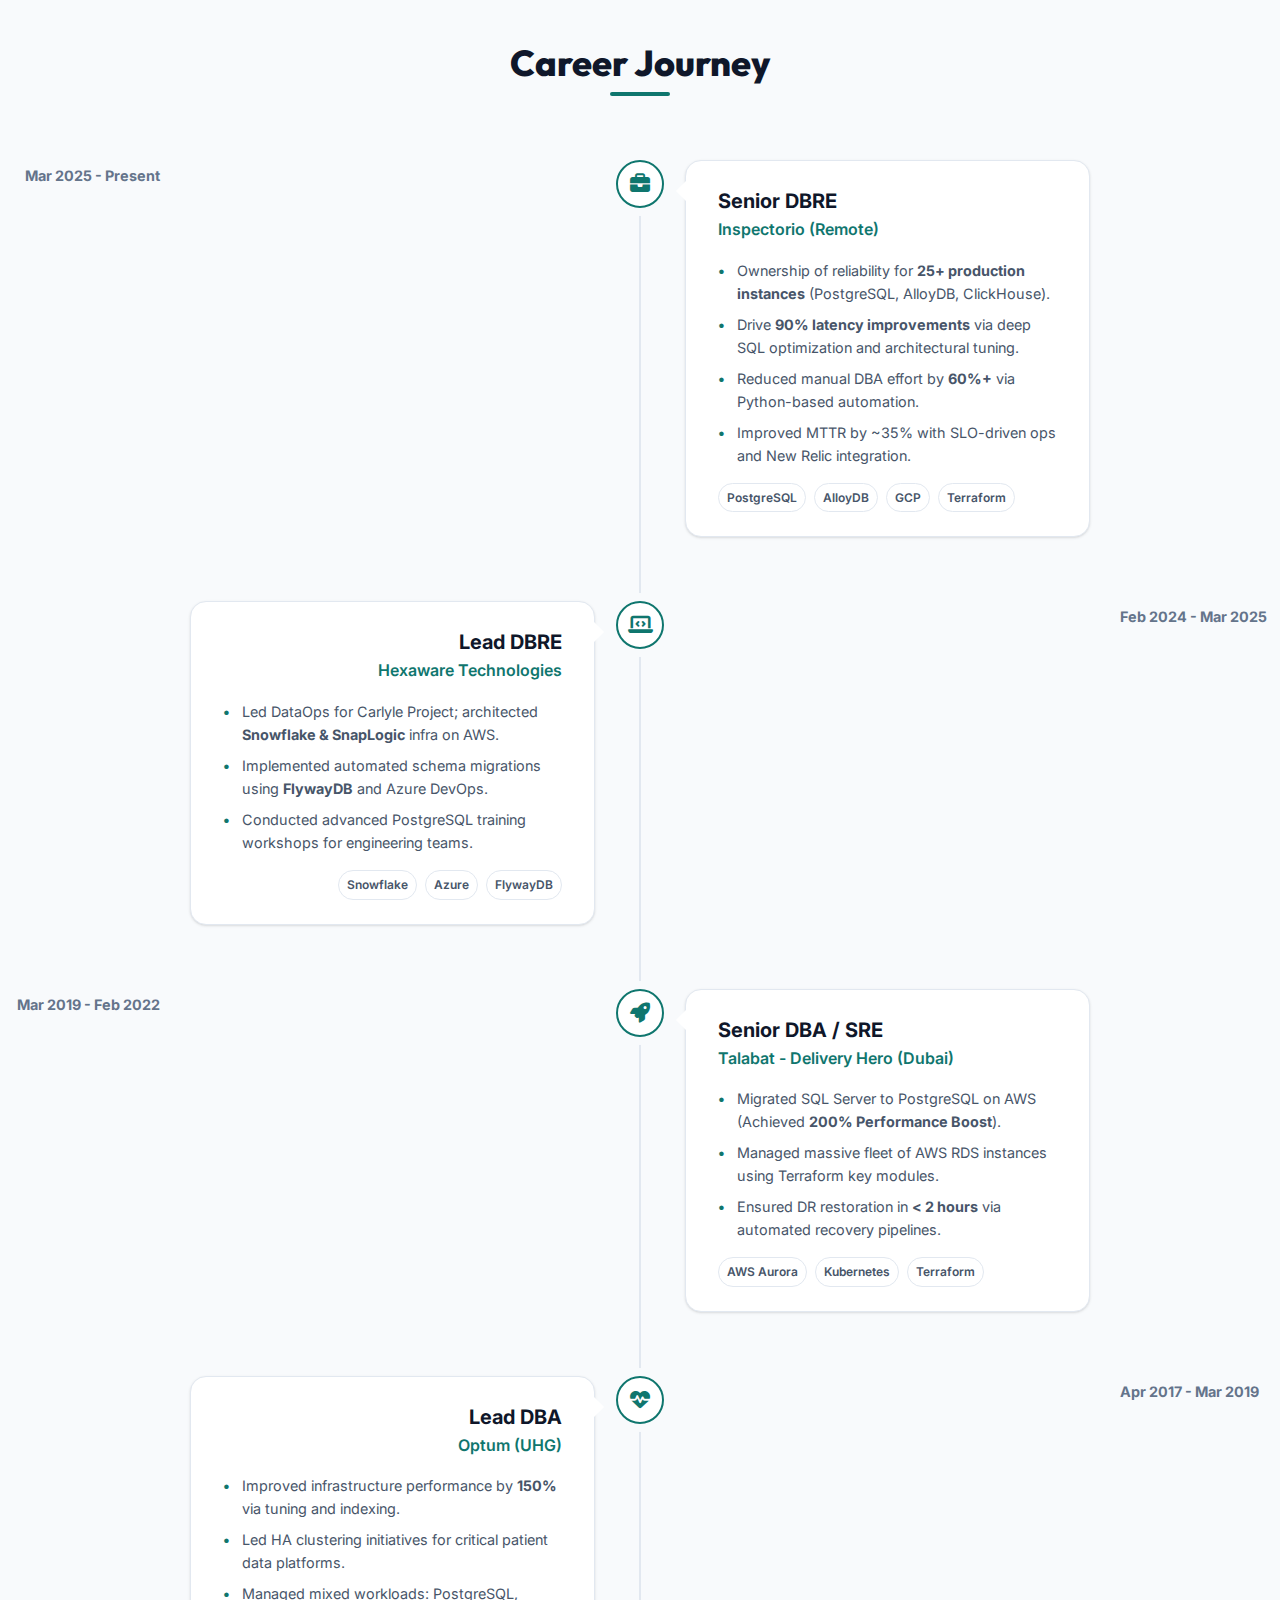
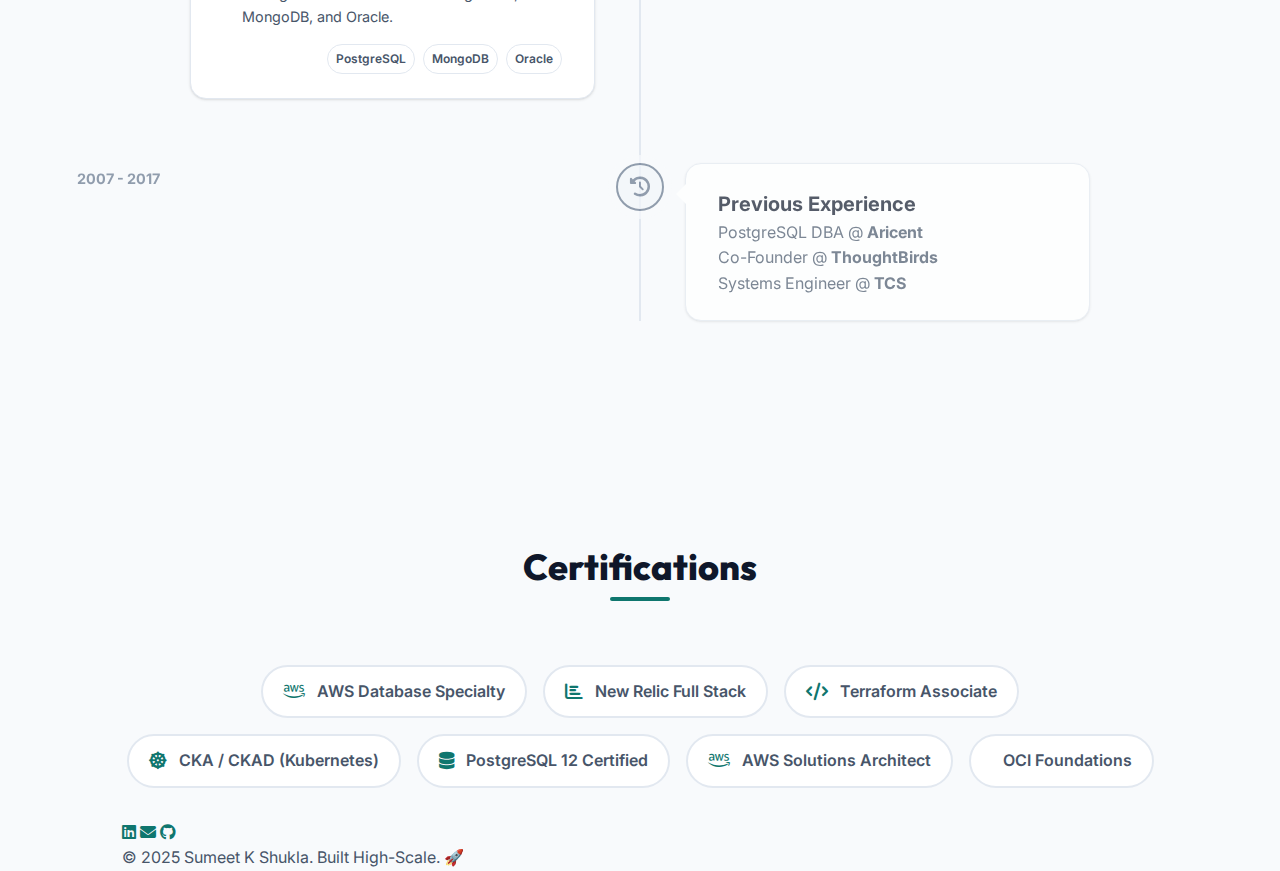
<file: portfolios/portfolio-v0.3/index.html>
<!DOCTYPE html>
<html lang="en">

<head>
    <meta charset="UTF-8">
    <meta name="viewport" content="width=device-width, initial-scale=1.0">
    <title>Sumeet K Shukla - Senior Database Reliability Engineer</title>

    <!-- Google Fonts -->
    <link rel="preconnect" href="https://fonts.googleapis.com">
    <link rel="preconnect" href="https://fonts.gstatic.com" crossorigin>
    <link
        href="https://fonts.googleapis.com/css2?family=Inter:wght@300;400;500;600;700&family=Outfit:wght@400;500;700;800;900&display=swap"
        rel="stylesheet">

    <!-- FontAwesome -->
    <link rel="stylesheet" href="https://cdnjs.cloudflare.com/ajax/libs/font-awesome/6.4.0/css/all.min.css">

    <style>
        :root {
            /* Palette - Teal & Slate (V2 Aesthetic) */
            --primary: #0F766E;
            /* Teal 700 */
            --primary-dark: #134E4A;
            /* Teal 800 */
            --primary-light: #CCFBF1;
            /* Teal 100 */
            --accent: #059669;
            /* Emerald 600 */
            --accent-bg: #D1FAE5;
            /* Emerald 100 */

            --slate-900: #0F172A;
            --slate-800: #1E293B;
            --slate-600: #475569;
            --slate-500: #64748B;
            --slate-400: #94A3B8;
            --slate-200: #E2E8F0;
            --slate-100: #F1F5F9;
            --slate-50: #F8FAFC;
            --white: #FFFFFF;

            --font-heading: 'Outfit', sans-serif;
            --font-body: 'Inter', sans-serif;

            --radius-md: 12px;
            --radius-lg: 16px;

            --shadow-sm: 0 1px 3px 0 rgb(0 0 0 / 0.1), 0 1px 2px -1px rgb(0 0 0 / 0.1);
            --shadow-md: 0 4px 6px -1px rgb(0 0 0 / 0.1), 0 2px 4px -2px rgb(0 0 0 / 0.1);
            --shadow-lg: 0 10px 15px -3px rgb(0 0 0 / 0.1), 0 4px 6px -4px rgb(0 0 0 / 0.1);

            --transition: all 0.3s cubic-bezier(0.4, 0, 0.2, 1);
        }

        /* --- RESET & BASE --- */
        * {
            margin: 0;
            padding: 0;
            box-sizing: border-box;
        }

        html {
            scroll-behavior: smooth;
        }

        body {
            font-family: var(--font-body);
            background-color: var(--slate-50);
            color: var(--slate-600);
            line-height: 1.6;
            -webkit-font-smoothing: antialiased;
        }

        h1,
        h2,
        h3,
        h4 {
            font-family: var(--font-heading);
            color: var(--slate-900);
            line-height: 1.2;
        }

        a {
            color: var(--primary);
            text-decoration: none;
            transition: var(--transition);
        }

        a:hover {
            color: var(--primary-dark);
        }

        ul {
            list-style: none;
        }

        .container {
            max-width: 1100px;
            margin: 0 auto;
            padding: 0 2rem;
        }

        /* --- ANIMATIONS --- */
        @keyframes fadeinUp {
            from {
                opacity: 0;
                transform: translateY(20px);
            }

            to {
                opacity: 1;
                transform: translateY(0);
            }
        }

        @keyframes growLine {
            from {
                height: 0;
            }

            to {
                height: 100%;
            }
        }

        .animate-in {
            animation: fadeinUp 0.6s ease-out forwards;
            opacity: 0;
        }

        .delay-1 {
            animation-delay: 0.1s;
        }

        .delay-2 {
            animation-delay: 0.2s;
        }

        .delay-3 {
            animation-delay: 0.3s;
        }

        /* --- HERO --- */
        .hero {
            background: linear-gradient(135deg, var(--white) 0%, var(--slate-50) 100%);
            padding: 5rem 0 4rem;
            border-bottom: 1px solid var(--slate-200);
            position: relative;
            overflow: hidden;
        }

        .hero::before {
            content: '';
            position: absolute;
            top: 0;
            right: 0;
            width: 300px;
            height: 300px;
            background: radial-gradient(circle, var(--primary-light) 0%, transparent 70%);
            opacity: 0.5;
            z-index: 0;
        }

        .hero-content {
            position: relative;
            z-index: 1;
            max-width: 900px;
        }

        .hero h1 {
            font-size: 3.5rem;
            font-weight: 800;
            margin-bottom: 0.5rem;
            letter-spacing: -0.02em;
            background: linear-gradient(to right, var(--slate-900), var(--primary));
            -webkit-background-clip: text;
            -webkit-text-fill-color: transparent;
        }

        .hero-role {
            font-size: 1.5rem;
            color: var(--slate-500);
            font-weight: 500;
            display: flex;
            align-items: center;
            gap: 1rem;
            margin-bottom: 1.5rem;
        }

        .hero-bio {
            font-size: 1.2rem;
            color: var(--slate-600);
            max-width: 800px;
            margin-bottom: 2rem;
            border-left: 4px solid var(--primary);
            padding-left: 1.5rem;
        }

        .hero-bio strong {
            color: var(--slate-800);
        }

        .contact-bar {
            display: flex;
            flex-wrap: wrap;
            gap: 1rem;
        }

        .contact-btn {
            display: inline-flex;
            align-items: center;
            gap: 0.5rem;
            background: var(--white);
            border: 1px solid var(--slate-200);
            padding: 0.75rem 1.5rem;
            border-radius: 99px;
            font-size: 1rem;
            color: var(--slate-600);
            font-weight: 600;
            box-shadow: var(--shadow-sm);
        }

        .contact-btn:hover {
            transform: translateY(-2px);
            border-color: var(--primary);
            color: var(--primary);
            box-shadow: var(--shadow-md);
        }

        .contact-btn.primary {
            background: var(--primary);
            color: white;
            border-color: var(--primary);
        }

        .contact-btn.primary:hover {
            background: var(--primary-dark);
            color: white;
        }

        /* --- HIGHLIGHTS (BIG STATS) --- */
        .highlights {
            margin-top: -3rem;
            position: relative;
            z-index: 10;
        }

        .stat-grid {
            display: grid;
            grid-template-columns: repeat(auto-fit, minmax(280px, 1fr));
            gap: 1.5rem;
        }

        .stat-card {
            background: var(--white);
            padding: 2rem;
            border-radius: var(--radius-lg);
            box-shadow: var(--shadow-lg);
            text-align: center;
            border: 1px solid var(--slate-200);
            transition: var(--transition);
        }

        .stat-card:hover {
            transform: translateY(-5px);
            border-color: var(--primary);
        }

        .stat-icon {
            font-size: 2rem;
            color: var(--primary-dark);
            margin-bottom: 1rem;
            opacity: 0.8;
        }

        .stat-number {
            display: block;
            font-family: var(--font-heading);
            font-size: 3rem;
            font-weight: 900;
            line-height: 1;
            margin-bottom: 0.5rem;
            background: linear-gradient(135deg, var(--slate-900), var(--primary));
            -webkit-background-clip: text;
            -webkit-text-fill-color: transparent;
        }

        .stat-label {
            font-size: 1.1rem;
            font-weight: 700;
            color: var(--slate-700);
            margin-bottom: 0.5rem;
        }

        .stat-desc {
            font-size: 0.9rem;
            color: var(--slate-500);
        }

        /* --- SECTION UTILS --- */
        .section {
            padding: 5rem 0;
        }

        .section-header {
            text-align: center;
            margin-bottom: 4rem;
        }

        .section-title {
            font-size: 2.25rem;
            font-weight: 800;
            margin-bottom: 1rem;
        }

        .section-title::after {
            content: '';
            display: block;
            width: 60px;
            height: 4px;
            background: var(--primary);
            margin: 0.5rem auto 0;
            border-radius: 2px;
        }

        .grid-2-col {
            display: grid;
            grid-template-columns: 1fr 1fr;
            gap: 2.5rem;
        }

        /* --- SKILLS (INFOGRAPHIC) --- */
        .skill-box {
            background: var(--white);
            padding: 2rem;
            border-radius: var(--radius-md);
            box-shadow: var(--shadow-sm);
            border: 1px solid var(--slate-200);
        }

        .skill-header {
            display: flex;
            align-items: center;
            gap: 1rem;
            margin-bottom: 1.5rem;
            padding-bottom: 1rem;
            border-bottom: 1px solid var(--slate-100);
        }

        .skill-header i {
            font-size: 1.5rem;
            color: var(--primary);
        }

        .skill-header h3 {
            font-size: 1.25rem;
            font-weight: 700;
        }

        /* Progress Bars */
        .skill-bar-item {
            margin-bottom: 1.25rem;
        }

        .sb-info {
            display: flex;
            justify-content: space-between;
            margin-bottom: 0.35rem;
            font-weight: 600;
            font-size: 0.95rem;
        }

        .sb-track {
            height: 8px;
            background: var(--slate-100);
            border-radius: 4px;
            overflow: hidden;
        }

        .sb-fill {
            height: 100%;
            background: var(--primary);
            border-radius: 4px;
            width: 0;
            animation: fillBar 1.5s ease-out forwards;
        }

        @keyframes fillBar {
            to {
                width: var(--w);
            }
        }

        /* Icon Cloud */
        .icon-cloud {
            display: flex;
            flex-wrap: wrap;
            gap: 1.5rem;
            justify-content: center;
            padding: 1rem 0;
        }

        .ic-item {
            display: flex;
            flex-direction: column;
            align-items: center;
            gap: 0.5rem;
            text-align: center;
            width: 80px;
        }

        .ic-icon {
            font-size: 2rem;
            color: var(--slate-400);
            transition: var(--transition);
        }

        .ic-item:hover .ic-icon {
            color: var(--primary);
            transform: scale(1.1);
        }

        .ic-name {
            font-size: 0.8rem;
            font-weight: 600;
            color: var(--slate-600);
        }

        /* --- EXPERIENCE (VISUAL TIMELINE) --- */
        .timeline {
            position: relative;
            max-width: 900px;
            margin: 0 auto;
        }

        .timeline::before {
            content: '';
            position: absolute;
            left: 50%;
            top: 0;
            bottom: 0;
            width: 2px;
            background: var(--slate-200);
            transform: translateX(-50%);
        }

        .timeline-node {
            position: relative;
            margin-bottom: 4rem;
        }

        .tn-icon {
            position: absolute;
            left: 50%;
            top: 0;
            width: 48px;
            height: 48px;
            background: var(--white);
            border: 2px solid var(--primary);
            border-radius: 50%;
            transform: translateX(-50%);
            z-index: 2;
            display: flex;
            align-items: center;
            justify-content: center;
            font-size: 1.25rem;
            color: var(--primary);
            box-shadow: 0 0 0 8px var(--slate-50);
        }

        .tn-content {
            width: 45%;
            background: var(--white);
            padding: 1.5rem 2rem;
            border-radius: var(--radius-lg);
            box-shadow: var(--shadow-sm);
            border: 1px solid var(--slate-200);
            position: relative;
            transition: var(--transition);
        }

        .tn-content:hover {
            transform: translateY(-3px);
            box-shadow: var(--shadow-md);
        }

        .timeline-node:nth-child(odd) .tn-content {
            margin-left: auto;
            /* Right side */
        }

        .timeline-node:nth-child(even) .tn-content {
            margin-right: auto;
            /* Left side */
            text-align: right;
        }

        /* Arrows */
        .tn-content::after {
            content: '';
            position: absolute;
            top: 20px;
            width: 0;
            height: 0;
            border-style: solid;
        }

        .timeline-node:nth-child(odd) .tn-content::after {
            left: -10px;
            border-width: 10px 10px 10px 0;
            border-color: transparent var(--white) transparent transparent;
        }

        .timeline-node:nth-child(even) .tn-content::after {
            right: -10px;
            border-width: 10px 0 10px 10px;
            border-color: transparent transparent transparent var(--white);
        }

        .tn-role {
            font-size: 1.25rem;
            font-weight: 700;
            color: var(--slate-900);
        }

        .tn-company {
            font-size: 1rem;
            color: var(--primary);
            font-weight: 600;
        }

        .tn-date {
            position: absolute;
            top: 4px;
            font-weight: 700;
            font-size: 0.9rem;
            color: var(--slate-500);
            width: 150px;
        }

        /* Date placement */
        .timeline-node:nth-child(odd) .tn-date {
            left: -180px;
            text-align: right;
        }

        .timeline-node:nth-child(even) .tn-date {
            right: -180px;
            text-align: left;
        }

        .tn-desc ul {
            margin-top: 1rem;
            padding: 0;
            text-align: left;
            /* Keep bullets aligned left always */
        }

        .tn-desc li {
            margin-bottom: 0.5rem;
            font-size: 0.9rem;
            padding-left: 1.2rem;
            position: relative;
        }

        .tn-desc li::before {
            content: '•';
            color: var(--primary);
            font-weight: bold;
            position: absolute;
            left: 0;
        }

        /* --- PROJECTS --- */
        .project-card {
            background: var(--white);
            border-radius: var(--radius-lg);
            padding: 2rem;
            box-shadow: var(--shadow-sm);
            border: 1px solid var(--slate-200);
            display: flex;
            flex-direction: column;
            transition: var(--transition);
        }

        .project-card:hover {
            border-color: var(--primary-light);
            box-shadow: var(--shadow-lg);
        }

        .p-icon {
            font-size: 2rem;
            color: var(--primary);
            margin-bottom: 1rem;
        }

        .p-title {
            font-size: 1.25rem;
            font-weight: 700;
        }

        .p-stack {
            margin-top: auto;
            padding-top: 1rem;
            border-top: 1px solid var(--slate-100);
            font-size: 0.85rem;
            color: var(--slate-500);
            font-family: monospace;
        }

        /* --- BADGES (CERTS) --- */
        .badge-grid {
            display: flex;
            flex-wrap: wrap;
            gap: 1rem;
            justify-content: center;
        }

        .badge {
            background: var(--white);
            padding: 0.75rem 1.25rem;
            border-radius: 99px;
            border: 2px solid var(--slate-200);
            display: flex;
            align-items: center;
            gap: 0.75rem;
            font-weight: 600;
            color: var(--slate-700);
            transition: var(--transition);
        }

        .badge:hover {
            border-color: var(--primary);
            background: var(--primary-light);
            color: var(--primary-dark);
            transform: scale(1.05);
        }

        .badge i {
            font-size: 1.1rem;
            color: var(--primary);
        }

        /* --- RESPONSIVE --- */
        @media (max-width: 768px) {
            .grid-2-col {
                grid-template-columns: 1fr;
            }

            .hero h1 {
                font-size: 2.5rem;
            }

            /* Stat grid 2 col on mobile */
            .stat-grid {
                grid-template-columns: 1fr;
            }

            /* Timeline Reset for Mobile */
            .timeline::before {
                left: 20px;
            }

            .timeline-node {
                margin-bottom: 3rem;
            }

            .tn-icon {
                left: 20px;
                width: 40px;
                height: 40px;
                font-size: 1rem;
            }

            .tn-content {
                width: auto;
                margin-left: 50px !important;
                margin-right: 0 !important;
                text-align: left !important;
            }

            .tn-content::after {
                left: -10px !important;
                border-width: 10px 10px 10px 0 !important;
                border-color: transparent var(--white) transparent transparent !important;
            }

            .tn-date {
                position: relative;
                width: auto;
                left: 0 !important;
                right: 0 !important;
                text-align: left !important;
                margin-bottom: 0.5rem;
                display: block;
                top: 0;
            }

            .tn-desc ul {
                text-align: left;
            }
        }
    </style>
</head>

<body>

    <!-- HERO -->
    <header class="hero animate-in">
        <div class="container">
            <div class="hero-content">
                <h1>Sumeet K Shukla</h1>
                <div class="hero-role">
                    <i class="fas fa-terminal" style="color: var(--primary);"></i> Senior Database Reliability Engineer
                    & Cloud Architect
                </div>

                <p class="hero-bio">
                    <strong>15+ years of Architecting Scale.</strong><br>
                    Specializing in mission-critical <strong>PostgreSQL, AlloyDB, and NoSQL</strong> ecosystems on AWS &
                    GCP.
                    I build 99.99% available platforms using <strong>Terraform, Kubernetes, and SRE principals</strong>.
                </p>

                <div class="contact-bar">
                    <a href="mailto:sumeet.k.shukla@gmail.com" class="contact-btn primary">
                        <i class="fas fa-paper-plane"></i> Contact Me
                    </a>
                    <a href="https://linkedin.com/in/sumeetshukla" target="_blank" class="contact-btn">
                        <i class="fab fa-linkedin"></i> LinkedIn
                    </a>
                    <a href="tel:+917406121115" class="contact-btn">
                        <i class="fas fa-phone-alt"></i> +91-740 612 1115
                    </a>
                </div>
            </div>
        </div>
    </header>

    <div class="container">

        <!-- BIG STATS -->
        <section class="highlights animate-in delay-1">
            <div class="stat-grid">
                <div class="stat-card">
                    <span class="stat-number">25+</span>
                    <div class="stat-label">Cloud Instances</div>
                    <div class="stat-desc">Managed across AWS, GCP & Azure</div>
                </div>
                <div class="stat-card">
                    <span class="stat-number">99.9%</span>
                    <div class="stat-label">Uptime Delivered</div>
                    <div class="stat-desc">Via HA Architectures & DR Strategies</div>
                </div>
                <div class="stat-card">
                    <span class="stat-number">60%</span>
                    <div class="stat-label">Toil Reduced</div>
                    <div class="stat-desc">Through Python Automation & IaC</div>
                </div>
                <!-- Optional 4th stat if needed -->
            </div>
        </section>

        <!-- VISUAL SKILLS -->
        <section class="section animate-in delay-2">
            <div class="section-header">
                <h2 class="section-title">Technical Expertise</h2>
                <p style="color: var(--slate-500);">Core competencies and technology stack</p>
            </div>

            <div class="grid-2-col">
                <!-- Primary Skills (Bars) -->
                <div class="skill-box">
                    <div class="skill-header">
                        <i class="fas fa-database"></i>
                        <h3>Core DB Platforms</h3>
                    </div>

                    <div class="skill-bar-item">
                        <div class="sb-info"><span>PostgreSQL / AlloyDB</span><span>95%</span></div>
                        <div class="sb-track">
                            <div class="sb-fill" style="--w: 95%"></div>
                        </div>
                    </div>
                    <div class="skill-bar-item">
                        <div class="sb-info"><span>AWS RDS / Aurora</span><span>90%</span></div>
                        <div class="sb-track">
                            <div class="sb-fill" style="--w: 90%"></div>
                        </div>
                    </div>
                    <div class="skill-bar-item">
                        <div class="sb-info"><span>NoSQL (Mongo/Cassandra)</span><span>80%</span></div>
                        <div class="sb-track">
                            <div class="sb-fill" style="--w: 80%"></div>
                        </div>
                    </div>
                    <div class="skill-bar-item">
                        <div class="sb-info"><span>Snowflake / Redshift</span><span>75%</span></div>
                        <div class="sb-track">
                            <div class="sb-fill" style="--w: 75%"></div>
                        </div>
                    </div>
                </div>

                <!-- Cloud Skills (Bars) -->
                <div class="skill-box">
                    <div class="skill-header">
                        <i class="fas fa-cloud"></i>
                        <h3>Cloud & DevOps</h3>
                    </div>

                    <div class="skill-bar-item">
                        <div class="sb-info"><span>Terraform (IaC)</span><span>90%</span></div>
                        <div class="sb-track">
                            <div class="sb-fill" style="--w: 90%"></div>
                        </div>
                    </div>
                    <div class="skill-bar-item">
                        <div class="sb-info"><span>Kubernetes / Helm</span><span>85%</span></div>
                        <div class="sb-track">
                            <div class="sb-fill" style="--w: 85%"></div>
                        </div>
                    </div>
                    <div class="skill-bar-item">
                        <div class="sb-info"><span>AWS / GCP Architecture</span><span>85%</span></div>
                        <div class="sb-track">
                            <div class="sb-fill" style="--w: 85%"></div>
                        </div>
                    </div>
                    <div class="skill-bar-item">
                        <div class="sb-info"><span>Python Automation</span><span>80%</span></div>
                        <div class="sb-track">
                            <div class="sb-fill" style="--w: 80%"></div>
                        </div>
                    </div>
                </div>
            </div>

            <!-- Secondary Skills (Icons) -->
            <div class="skill-box" style="margin-top: 2rem;">
                <div class="skill-header">
                    <i class="fas fa-tools"></i>
                    <h3>Tools & Ecosystem</h3>
                </div>
                <div class="icon-cloud">
                    <div class="ic-item"><i class="fab fa-aws ic-icon"></i>
                        <div class="ic-name">AWS</div>
                    </div>
                    <div class="ic-item"><i class="fab fa-google ic-icon"></i>
                        <div class="ic-name">GCP</div>
                    </div>
                    <div class="ic-item"><i class="fab fa-docker ic-icon"></i>
                        <div class="ic-name">Docker</div>
                    </div>
                    <div class="ic-item"><i class="fab fa-python ic-icon"></i>
                        <div class="ic-name">Python</div>
                    </div>
                    <div class="ic-item"><i class="fab fa-linux ic-icon"></i>
                        <div class="ic-name">Linux</div>
                    </div>
                    <div class="ic-item"><i class="fas fa-code-branch ic-icon"></i>
                        <div class="ic-name">Git</div>
                    </div>
                    <div class="ic-item"><i class="fas fa-chart-line ic-icon"></i>
                        <div class="ic-name">Datadog</div>
                    </div>
                    <div class="ic-item"><i class="fas fa-server ic-icon"></i>
                        <div class="ic-name">Redis</div>
                    </div>
                    <div class="ic-item"><i class="fas fa-network-wired ic-icon"></i>
                        <div class="ic-name">Kafka</div>
                    </div>
                </div>
            </div>
        </section>

        <!-- VISUAL TIMELINE -->
        <section class="section">
            <div class="section-header">
                <h2 class="section-title">Career Journey</h2>
            </div>

            <div class="timeline">

                <!-- Role 1 -->
                <div class="timeline-node">
                    <div class="tn-icon"><i class="fas fa-briefcase"></i></div>
                    <div class="tn-date">Mar 2025 - Present</div>
                    <div class="tn-content">
                        <div class="tn-role">Senior DBRE</div>
                        <div class="tn-company">Inspectorio (Remote)</div>
                        <div class="tn-desc">
                            <ul>
                                <li>Ownership of reliability for <strong>25+ production instances</strong> (PostgreSQL,
                                    AlloyDB, ClickHouse).</li>
                                <li>Drive <strong>90% latency improvements</strong> via deep SQL optimization and
                                    architectural tuning.</li>
                                <li>Reduced manual DBA effort by <strong>60%+</strong> via Python-based automation.</li>
                                <li>Improved MTTR by ~35% with SLO-driven ops and New Relic integration.</li>
                            </ul>
                            <div style="margin-top: 1rem; display: flex; gap: 0.5rem; flex-wrap: wrap;">
                                <span class="badge"
                                    style="font-size: 0.75rem; padding: 0.25rem 0.5rem; border: 1px solid var(--slate-200);">PostgreSQL</span>
                                <span class="badge"
                                    style="font-size: 0.75rem; padding: 0.25rem 0.5rem; border: 1px solid var(--slate-200);">AlloyDB</span>
                                <span class="badge"
                                    style="font-size: 0.75rem; padding: 0.25rem 0.5rem; border: 1px solid var(--slate-200);">GCP</span>
                                <span class="badge"
                                    style="font-size: 0.75rem; padding: 0.25rem 0.5rem; border: 1px solid var(--slate-200);">Terraform</span>
                            </div>
                        </div>
                    </div>
                </div>

                <!-- Role 2 -->
                <div class="timeline-node">
                    <div class="tn-icon"><i class="fas fa-laptop-code"></i></div>
                    <div class="tn-date">Feb 2024 - Mar 2025</div>
                    <div class="tn-content">
                        <div class="tn-role">Lead DBRE</div>
                        <div class="tn-company">Hexaware Technologies</div>
                        <div class="tn-desc">
                            <ul>
                                <li>Led DataOps for Carlyle Project; architected <strong>Snowflake & SnapLogic</strong>
                                    infra on AWS.</li>
                                <li>Implemented automated schema migrations using <strong>FlywayDB</strong> and Azure
                                    DevOps.</li>
                                <li>Conducted advanced PostgreSQL training workshops for engineering teams.</li>
                            </ul>
                            <div
                                style="margin-top: 1rem; display: flex; gap: 0.5rem; flex-wrap: wrap; justify-content: flex-end;">
                                <span class="badge"
                                    style="font-size: 0.75rem; padding: 0.25rem 0.5rem; border: 1px solid var(--slate-200);">Snowflake</span>
                                <span class="badge"
                                    style="font-size: 0.75rem; padding: 0.25rem 0.5rem; border: 1px solid var(--slate-200);">Azure</span>
                                <span class="badge"
                                    style="font-size: 0.75rem; padding: 0.25rem 0.5rem; border: 1px solid var(--slate-200);">FlywayDB</span>
                            </div>
                        </div>
                    </div>
                </div>

                <!-- Role 3 -->
                <div class="timeline-node">
                    <div class="tn-icon"><i class="fas fa-rocket"></i></div>
                    <div class="tn-date">Mar 2019 - Feb 2022</div>
                    <div class="tn-content">
                        <div class="tn-role">Senior DBA / SRE</div>
                        <div class="tn-company">Talabat - Delivery Hero (Dubai)</div>
                        <div class="tn-desc">
                            <ul>
                                <li>Migrated SQL Server to PostgreSQL on AWS (Achieved <strong>200% Performance
                                        Boost</strong>).</li>
                                <li>Managed massive fleet of AWS RDS instances using Terraform key modules.</li>
                                <li>Ensured DR restoration in <strong>
                                        < 2 hours</strong> via automated recovery pipelines.</li>
                            </ul>
                            <div style="margin-top: 1rem; display: flex; gap: 0.5rem; flex-wrap: wrap;">
                                <span class="badge"
                                    style="font-size: 0.75rem; padding: 0.25rem 0.5rem; border: 1px solid var(--slate-200);">AWS
                                    Aurora</span>
                                <span class="badge"
                                    style="font-size: 0.75rem; padding: 0.25rem 0.5rem; border: 1px solid var(--slate-200);">Kubernetes</span>
                                <span class="badge"
                                    style="font-size: 0.75rem; padding: 0.25rem 0.5rem; border: 1px solid var(--slate-200);">Terraform</span>
                            </div>
                        </div>
                    </div>
                </div>

                <!-- Role 4 -->
                <div class="timeline-node">
                    <div class="tn-icon"><i class="fas fa-heartbeat"></i></div>
                    <div class="tn-date">Apr 2017 - Mar 2019</div>
                    <div class="tn-content">
                        <div class="tn-role">Lead DBA</div>
                        <div class="tn-company">Optum (UHG)</div>
                        <div class="tn-desc">
                            <ul>
                                <li>Improved infrastructure performance by <strong>150%</strong> via tuning and
                                    indexing.</li>
                                <li>Led HA clustering initiatives for critical patient data platforms.</li>
                                <li>Managed mixed workloads: PostgreSQL, MongoDB, and Oracle.</li>
                            </ul>
                            <div
                                style="margin-top: 1rem; display: flex; gap: 0.5rem; flex-wrap: wrap; justify-content: flex-end;">
                                <span class="badge"
                                    style="font-size: 0.75rem; padding: 0.25rem 0.5rem; border: 1px solid var(--slate-200);">PostgreSQL</span>
                                <span class="badge"
                                    style="font-size: 0.75rem; padding: 0.25rem 0.5rem; border: 1px solid var(--slate-200);">MongoDB</span>
                                <span class="badge"
                                    style="font-size: 0.75rem; padding: 0.25rem 0.5rem; border: 1px solid var(--slate-200);">Oracle</span>
                            </div>
                        </div>
                    </div>
                </div>

                <!-- Previous -->
                <div class="timeline-node" style="opacity: 0.7;">
                    <div class="tn-icon"
                        style="background:var(--slate-100); color:var(--slate-500); border-color:var(--slate-300);"><i
                            class="fas fa-history"></i></div>
                    <div class="tn-date">2007 - 2017</div>
                    <div class="tn-content">
                        <div class="tn-role">Previous Experience</div>
                        <div class="tn-desc">
                            PostgreSQL DBA @ <strong>Aricent</strong> <br>
                            Co-Founder @ <strong>ThoughtBirds</strong> <br>
                            Systems Engineer @ <strong>TCS</strong>
                        </div>
                    </div>
                </div>

            </div>
        </section>

        <!-- CREDENTIALS (BADGES) -->
        <section class="section" style="background: var(--slate-50); margin-bottom:0; padding-bottom: 2rem;">
            <div class="section-header">
                <h2 class="section-title">Certifications</h2>
            </div>

            <div class="badge-grid">
                <div class="badge"><i class="fab fa-aws"></i> AWS Database Specialty</div>
                <div class="badge"><i class="fas fa-chart-bar"></i> New Relic Full Stack</div>
                <div class="badge"><i class="fas fa-code"></i> Terraform Associate</div>
                <div class="badge"><i class="fas fa-dharmachakra"></i> CKA / CKAD (Kubernetes)</div>
                <div class="badge"><i class="fas fa-database"></i> PostgreSQL 12 Certified</div>
                <div class="badge"><i class="fab fa-aws"></i> AWS Solutions Architect</div>
                <div class="badge"><i class="fab fa-oracle"></i> OCI Foundations</div>
            </div>
        </section>

    </div>

    <!-- FOOTER -->
    <footer>
        <div class="container">
            <div class="social-links">
                <a href="https://linkedin.com/in/sumeetshukla" target="_blank"><i class="fab fa-linkedin"></i></a>
                <a href="mailto:sumeet.k.shukla@gmail.com"><i class="fas fa-envelope"></i></a>
                <a href="#"><i class="fab fa-github"></i></a>
            </div>
            <p>&copy; 2025 Sumeet K Shukla. Built High-Scale. 🚀</p>
        </div>
    </footer>

</body>

</html>
</file>
